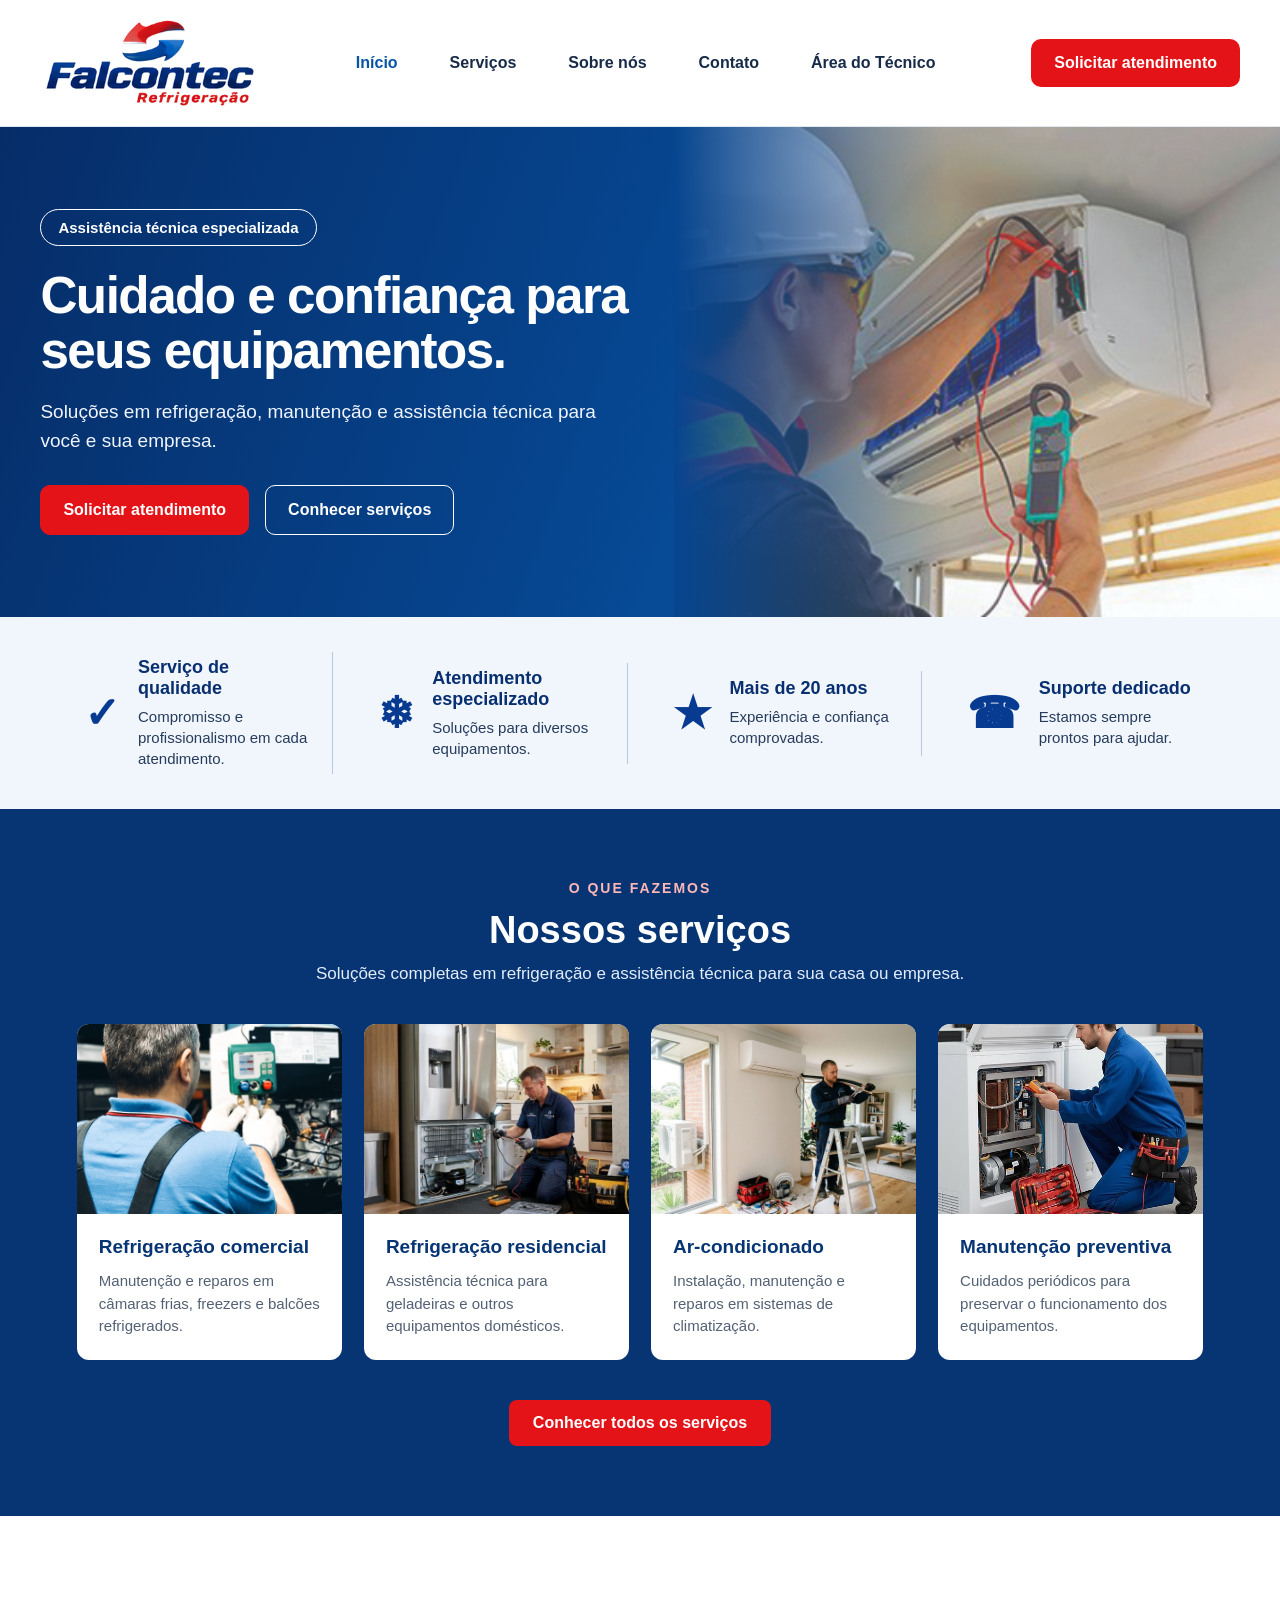
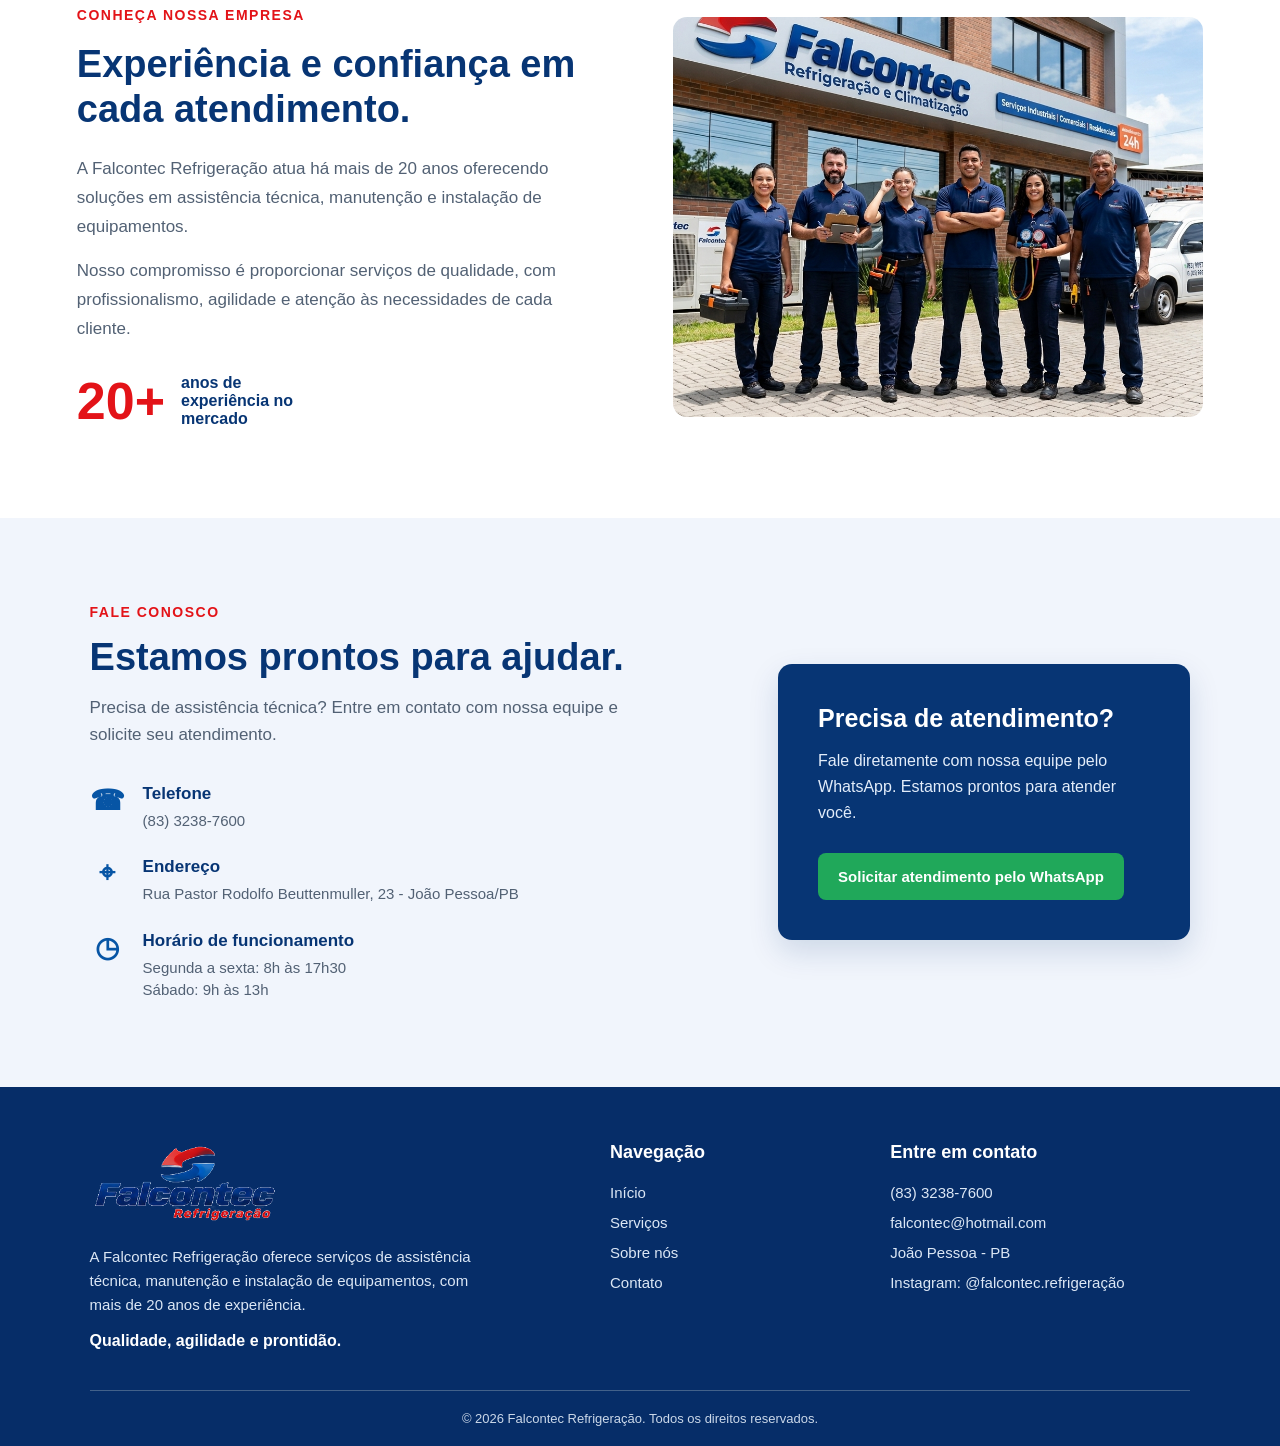
<file: FalconTec/index.html>
<!doctype html>
<html lang="pt-BR">
  <head>
    <!-- ==========================================
         ARQUIVO: index.html
         PÁGINA INICIAL DA FALCONTEC REFRIGERAÇÃO
    =========================================== -->

    <!-- Configurações básicas e informações da página -->
    <meta charset="UTF-8" />
    <meta name="viewport" content="width=device-width, initial-scale=1.0" />
    <meta
      name="description"
      content="Falcontec Refrigeração - Assistência técnica especializada em refrigeração e manutenção."
    />

    <title>Falcontec Refrigeração</title>

    <!-- Arquivos externos de estilo e JavaScript -->
    <link rel="stylesheet" href="css/style.css" />
    <script src="js/main.js" defer></script>
  </head>

  <body>
    <!-- ==========================================
     CABEÇALHO E NAVEGAÇÃO PRINCIPAL
     Logo, links de navegação e botão de atendimento
========================================== -->
    <header>
      <nav class="navbar">
        <!-- Logo da empresa -->
        <a href="index.html" class="logo">
          <img src="img/falcontec_logo.png" alt="Falcontec Refrigeração" />
        </a>

        <!-- Links para as páginas e seções do site -->
        <ul class="nav-links">
          <li><a href="index.html" class="ativo">Início</a></li>
          <li><a href="pages/servicos.html">Serviços</a></li>
          <li><a href="#sobre">Sobre nós</a></li>
          <li><a href="#contato">Contato</a></li>
          <li>
            <a href="pages/tecnico/tecnico.html">Área do Técnico</a>
          </li>
        </ul>

        <!-- Acesso à página de solicitação de atendimento -->
        <a href="pages/agendamento.html" class="btn-agendamento">
          Solicitar atendimento
        </a>
      </nav>
    </header>

    <!-- ==========================================
         CONTEÚDO PRINCIPAL DA PÁGINA INICIAL
    =========================================== -->
    <main>
      <!-- ==========================================
             BANNER PRINCIPAL (HERO)
             Apresentação da empresa e atalhos para serviços
        =========================================== -->
      <section class="hero">
        <!-- Textos e botões de apresentação -->
        <div class="hero-content">
          <span class="hero-tag">Assistência técnica especializada</span>

          <h1>Cuidado e confiança para seus equipamentos.</h1>

          <p>
            Soluções em refrigeração, manutenção e assistência técnica para você
            e sua empresa.
          </p>

          <!-- Botões de acesso rápido -->
          <div class="hero-buttons">
            <a href="pages/agendamento.html" class="btn-primary">
              Solicitar atendimento
            </a>

            <a href="pages/servicos.html" class="btn-secondary">
              Conhecer serviços
            </a>
          </div>
        </div>

        <!-- Imagem ilustrativa de um técnico -->
        <div class="hero-image">
          <img
            src="img/tecnico-refrigeracao.jpg"
            alt="Técnico realizando manutenção em equipamento de refrigeração"
          />
        </div>
      </section>

      <!-- ==========================================
             DIFERENCIAIS DA FALCONTEC
             Apresentação dos principais pontos fortes da empresa
        =========================================== -->
      <section class="diferenciais">
        <!-- Diferencial 1: qualidade -->
        <article class="diferencial">
          <span class="diferencial-icon" aria-hidden="true">✓</span>
          <div>
            <h2>Serviço de qualidade</h2>
            <p>Compromisso e profissionalismo em cada atendimento.</p>
          </div>
        </article>

        <!-- Diferencial 2: atendimento especializado -->
        <article class="diferencial">
          <span class="diferencial-icon" aria-hidden="true">❄</span>
          <div>
            <h2>Atendimento especializado</h2>
            <p>Soluções para diversos equipamentos.</p>
          </div>
        </article>

        <!-- Diferencial 3: experiência -->
        <article class="diferencial">
          <span class="diferencial-icon" aria-hidden="true">★</span>
          <div>
            <h2>Mais de 20 anos</h2>
            <p>Experiência e confiança comprovadas.</p>
          </div>
        </article>

        <!-- Diferencial 4: suporte -->
        <article class="diferencial">
          <span class="diferencial-icon" aria-hidden="true">☎</span>
          <div>
            <h2>Suporte dedicado</h2>
            <p>Estamos sempre prontos para ajudar.</p>
          </div>
        </article>
      </section>

      <!-- ==========================================
             DESTAQUE DOS SERVIÇOS
             Apresentação resumida dos principais serviços
        =========================================== -->
      <section class="servicos-destaque" id="servicos">
        <!-- Título e descrição da seção -->
        <div class="servicos-header">
          <span>O QUE FAZEMOS</span>
          <h2>Nossos serviços</h2>
          <p>
            Soluções completas em refrigeração e assistência técnica para sua
            casa ou empresa.
          </p>
        </div>

        <!-- Cartões com os principais serviços oferecidos -->
        <div class="servicos-grid">
          <!-- Serviço 1: refrigeração comercial -->
          <article class="servico-card">
            <img
              src="img/refrigeracao-comercial.jpg"
              alt="Equipamento de refrigeração comercial"
            />
            <div class="servico-info">
              <h3>Refrigeração comercial</h3>
              <p>
                Manutenção e reparos em câmaras frias, freezers e balcões
                refrigerados.
              </p>
            </div>
          </article>

          <!-- Serviço 2: refrigeração residencial -->
          <article class="servico-card">
            <img
              src="img/refrigeracao-residencial.jpg"
              alt="Geladeira residencial"
            />
            <div class="servico-info">
              <h3>Refrigeração residencial</h3>
              <p>
                Assistência técnica para geladeiras e outros equipamentos
                domésticos.
              </p>
            </div>
          </article>

          <!-- Serviço 3: climatização -->
          <article class="servico-card">
            <img
              src="img/ar-condicionado.jpg"
              alt="Unidade de ar-condicionado"
            />
            <div class="servico-info">
              <h3>Ar-condicionado</h3>
              <p>
                Instalação, manutenção e reparos em sistemas de climatização.
              </p>
            </div>
          </article>

          <!-- Serviço 4: manutenção preventiva -->
          <article class="servico-card">
            <img
              src="img/manutencao-preventiva.jpg"
              alt="Técnico realizando manutenção preventiva"
            />
            <div class="servico-info">
              <h3>Manutenção preventiva</h3>
              <p>
                Cuidados periódicos para preservar o funcionamento dos
                equipamentos.
              </p>
            </div>
          </article>
        </div>

        <!-- Link para a página com todos os serviços -->
        <a href="pages/servicos.html" class="btn-ver-servicos">
          Conhecer todos os serviços
        </a>
      </section>

      <!-- ==========================================
             SOBRE A EMPRESA
             História, experiência e apresentação da Falcontec
        =========================================== -->
      <section class="sobre" id="sobre">
        <!-- Textos institucionais e tempo de experiência -->
        <div class="sobre-conteudo">
          <span class="sobre-tag">CONHEÇA NOSSA EMPRESA</span>

          <h2>Experiência e confiança em cada atendimento.</h2>

          <p>
            A Falcontec Refrigeração atua há mais de 20 anos oferecendo soluções
            em assistência técnica, manutenção e instalação de equipamentos.
          </p>

          <p>
            Nosso compromisso é proporcionar serviços de qualidade, com
            profissionalismo, agilidade e atenção às necessidades de cada
            cliente.
          </p>

          <!-- Destaque para os anos de atuação -->
          <div class="sobre-destaque">
            <strong>20+</strong>
            <span>anos de experiência no mercado</span>
          </div>
        </div>

        <!-- Fotografia da equipe da empresa -->
        <div class="sobre-imagem">
          <img
            src="img/equipe-falcontec.jpg"
            alt="Equipe da Falcontec Refrigeração"
          />
        </div>
      </section>

      <!-- ==========================================
             CONTATO E ATENDIMENTO
             Informações da empresa e acesso ao WhatsApp
        =========================================== -->
      <section class="contato" id="contato">
        <!-- Informações de contato e localização -->
        <div class="contato-conteudo">
          <span class="contato-tag">FALE CONOSCO</span>

          <h2>Estamos prontos para ajudar.</h2>

          <p>
            Precisa de assistência técnica? Entre em contato com nossa equipe e
            solicite seu atendimento.
          </p>

          <!-- Telefone, endereço e horário de funcionamento -->
          <div class="contato-informacoes">
            <!-- Telefone da empresa -->
            <div class="contato-item">
              <span class="contato-icone" aria-hidden="true">☎</span>
              <div>
                <h3>Telefone</h3>
                <p>(83) 3238-7600</p>
              </div>
            </div>

            <!-- Endereço da empresa -->
            <div class="contato-item">
              <span class="contato-icone" aria-hidden="true">⌖</span>
              <div>
                <h3>Endereço</h3>
                <p>Rua Pastor Rodolfo Beuttenmuller, 23 - João Pessoa/PB</p>
              </div>
            </div>

            <!-- Horários de atendimento -->
            <div class="contato-item">
              <span class="contato-icone" aria-hidden="true">◷</span>
              <div>
                <h3>Horário de funcionamento</h3>
                <p>Segunda a sexta: 8h às 17h30</p>
                <p>Sábado: 9h às 13h</p>
              </div>
            </div>
          </div>
        </div>

        <!-- Cartão com acesso direto ao WhatsApp -->
        <div class="contato-card">
          <h3>Precisa de atendimento?</h3>

          <p>
            Fale diretamente com nossa equipe pelo WhatsApp. Estamos prontos
            para atender você.
          </p>

          <a
            href="https://wa.me/558332387600"
            target="_blank"
            rel="noopener noreferrer"
            class="btn-whatsapp"
          >
            Solicitar atendimento pelo WhatsApp
          </a>
        </div>
      </section>
    </main>

    <!-- ==========================================
         RODAPÉ DO SITE
         Resumo institucional, navegação e contatos
    =========================================== -->
    <footer class="rodape">
      <div class="rodape-conteudo">
        <!-- Logo e breve descrição da empresa -->
        <div class="rodape-empresa">
          <a href="index.html" class="rodape-logo">
            <img src="img/falcontec_logo.png" alt="Falcontec Refrigeração" />
          </a>

          <p>
            A Falcontec Refrigeração oferece serviços de assistência técnica,
            manutenção e instalação de equipamentos, com mais de 20 anos de
            experiência.
          </p>

          <strong>Qualidade, agilidade e prontidão.</strong>
        </div>

        <!-- Links para navegação pelo site -->
        <div class="rodape-links">
          <h3>Navegação</h3>
          <a href="index.html">Início</a>
          <a href="#servicos">Serviços</a>
          <a href="#sobre">Sobre nós</a>
          <a href="#contato">Contato</a>
        </div>

        <!-- Informações adicionais de contato -->
        <div class="rodape-contato">
          <h3>Entre em contato</h3>
          <p>(83) 3238-7600</p>
          <p>falcontec@hotmail.com</p>
          <p>João Pessoa - PB</p>
          <p>Instagram: @falcontec.refrigeração</p>
        </div>
      </div>

      <!-- Direitos autorais e identificação da empresa -->
      <div class="rodape-base">
        <p>© 2026 Falcontec Refrigeração. Todos os direitos reservados.</p>
      </div>
    </footer>
  </body>
</html>
</file>
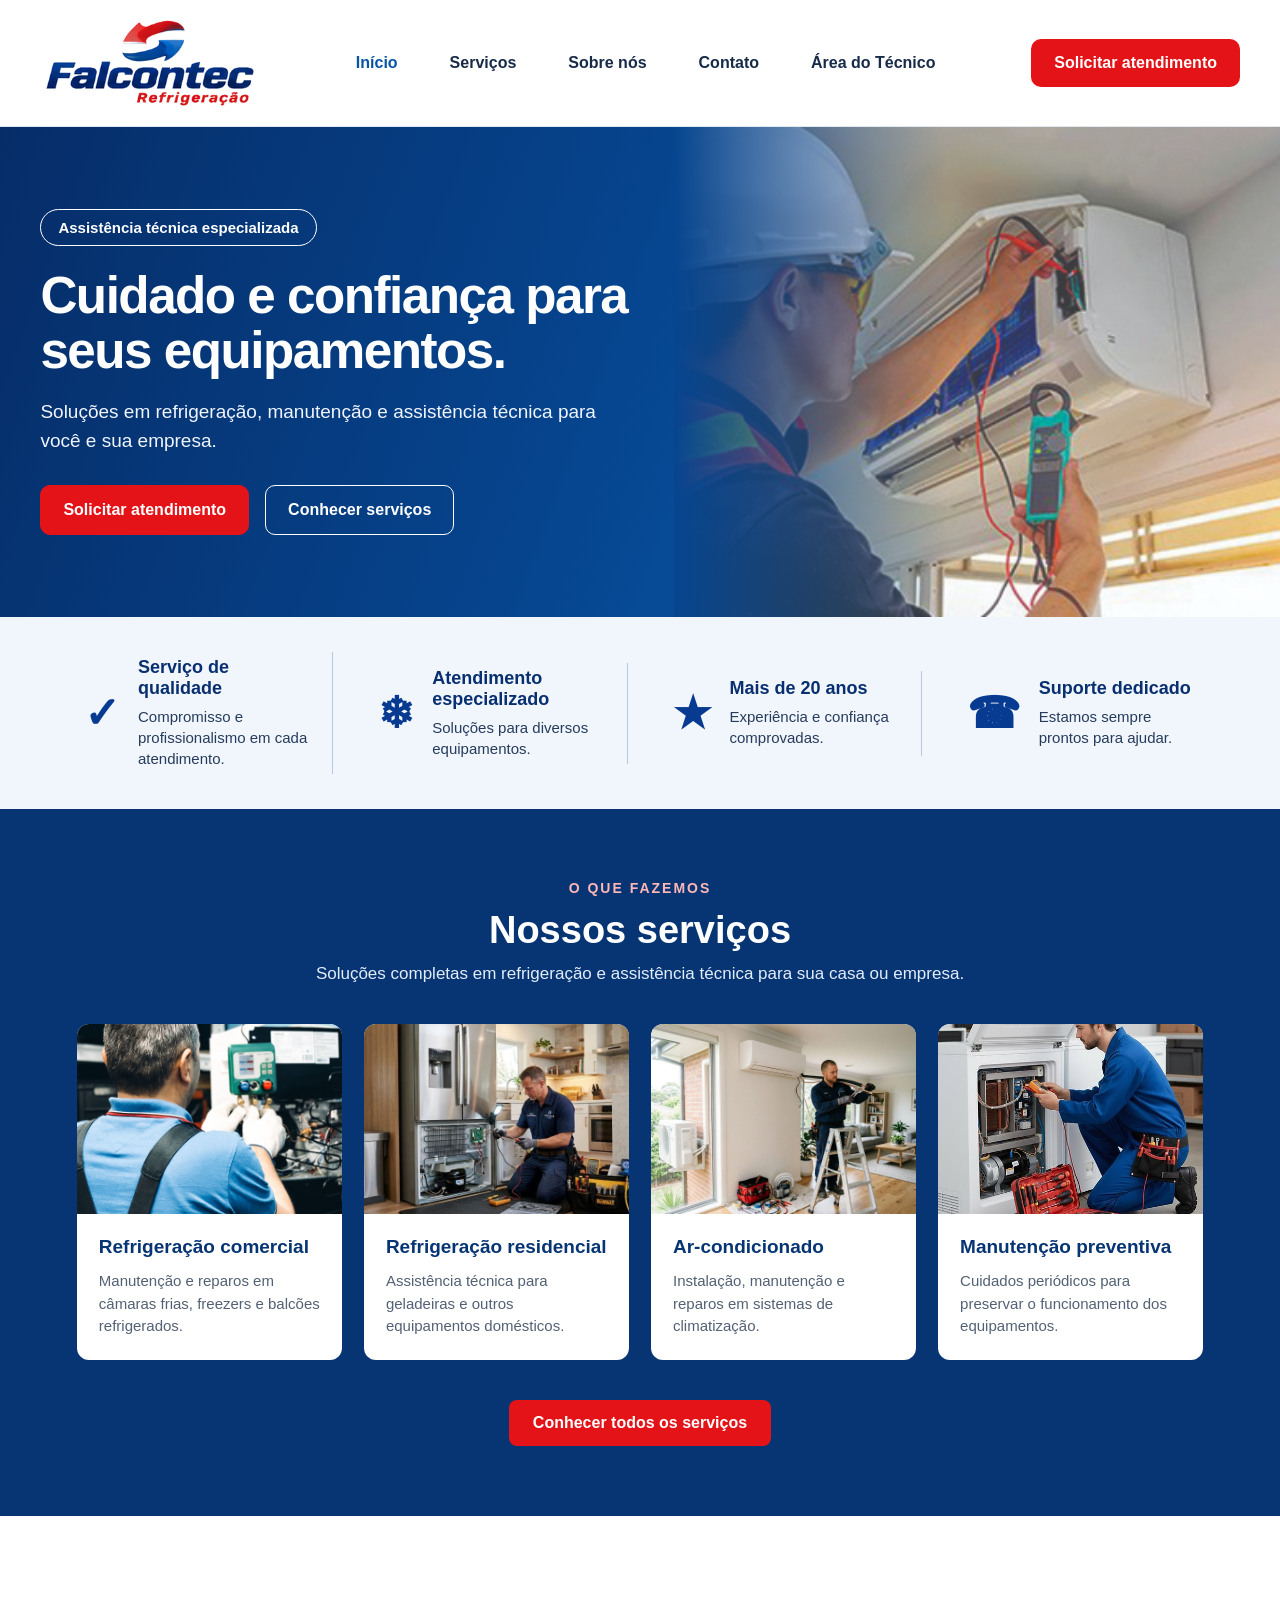
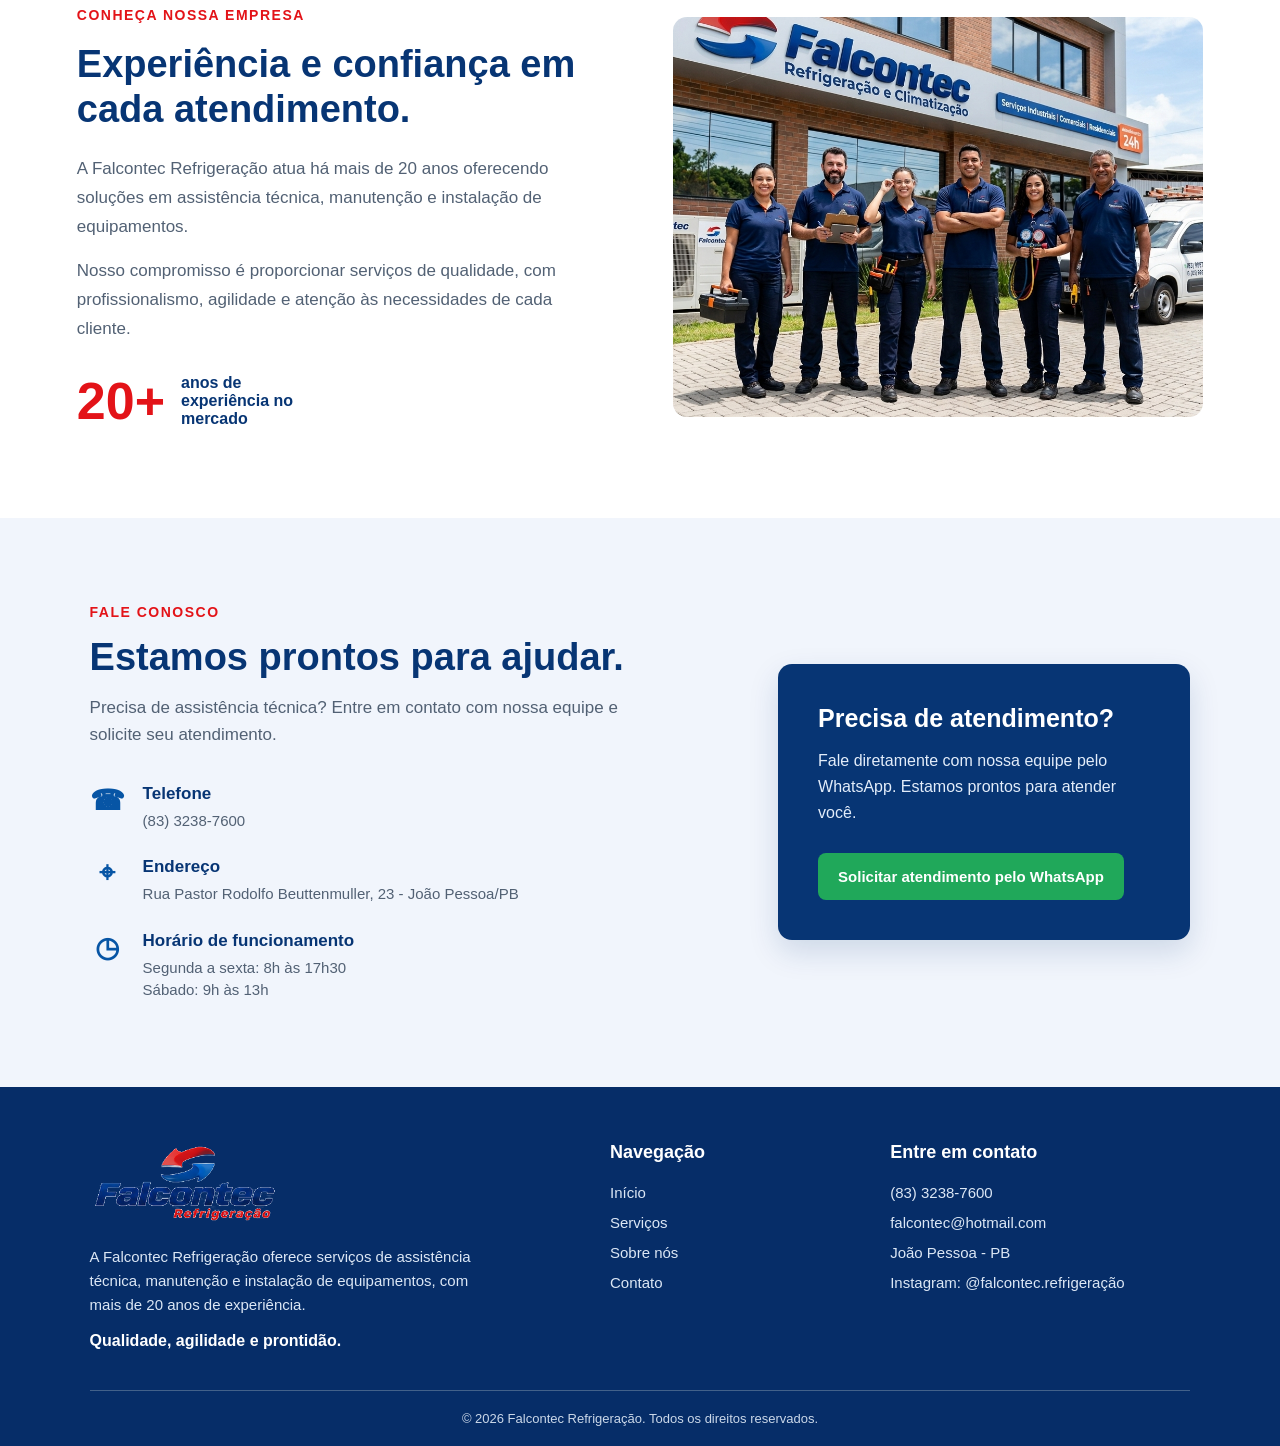
<file: FalconTec/html/index.html>
<!doctype html>
<html lang="pt-BR">
  <head>
    <!-- ==========================================
         ARQUIVO: index.html
         PÁGINA INICIAL DA FALCONTEC REFRIGERAÇÃO
    =========================================== -->

    <!-- Configurações básicas e informações da página -->
    <meta charset="UTF-8" />
    <meta name="viewport" content="width=device-width, initial-scale=1.0" />
    <meta
      name="description"
      content="Falcontec Refrigeração - Assistência técnica especializada em refrigeração e manutenção."
    />

    <title>Falcontec Refrigeração</title>

    <!-- Arquivos externos de estilo e JavaScript -->
    <link rel="stylesheet" href="../css/style.css" />
    <script src="../js/main.js" defer></script>
  </head>

  <body>
    <!-- ==========================================
     CABEÇALHO E NAVEGAÇÃO PRINCIPAL
     Logo, links de navegação e botão de atendimento
========================================== -->
    <header>
      <nav class="navbar">
        <!-- Logo da empresa -->
        <a href="index.html" class="logo">
          <img src="../img/falcontec_logo.png" alt="Falcontec Refrigeração" />
        </a>

        <!-- Links para as páginas e seções do site -->
        <ul class="nav-links">
          <li><a href="index.html" class="ativo">Início</a></li>
          <li><a href="pages/usuario/servicos.html">Serviços</a></li>
          <li><a href="#sobre">Sobre nós</a></li>
          <li><a href="#contato">Contato</a></li>
          <li>
            <a href="pages/tecnico/tecnico.html">Área do Técnico</a>
          </li>
        </ul>

        <!-- Acesso à página de solicitação de atendimento -->
        <a href="pages/usuario/agendamento.html" class="btn-agendamento">
          Solicitar atendimento
        </a>
      </nav>
    </header>

    <!-- ==========================================
         CONTEÚDO PRINCIPAL DA PÁGINA INICIAL
    =========================================== -->
    <main>
      <!-- ==========================================
             BANNER PRINCIPAL (HERO)
             Apresentação da empresa e atalhos para serviços
        =========================================== -->
      <section class="hero">
        <!-- Textos e botões de apresentação -->
        <div class="hero-content">
          <span class="hero-tag">Assistência técnica especializada</span>

          <h1>Cuidado e confiança para seus equipamentos.</h1>

          <p>
            Soluções em refrigeração, manutenção e assistência técnica para você
            e sua empresa.
          </p>

          <!-- Botões de acesso rápido -->
          <div class="hero-buttons">
            <a href="pages/usuario/agendamento.html" class="btn-primary">
              Solicitar atendimento
            </a>

            <a href="pages/usuario/servicos.html" class="btn-secondary">
              Conhecer serviços
            </a>
          </div>
        </div>

        <!-- Imagem ilustrativa de um técnico -->
        <div class="hero-image">
          <img
            src="../img/tecnico-refrigeracao.jpg"
            alt="Técnico realizando manutenção em equipamento de refrigeração"
          />
        </div>
      </section>

      <!-- ==========================================
             DIFERENCIAIS DA FALCONTEC
             Apresentação dos principais pontos fortes da empresa
        =========================================== -->
      <section class="diferenciais">
        <!-- Diferencial 1: qualidade -->
        <article class="diferencial">
          <span class="diferencial-icon" aria-hidden="true">✓</span>
          <div>
            <h2>Serviço de qualidade</h2>
            <p>Compromisso e profissionalismo em cada atendimento.</p>
          </div>
        </article>

        <!-- Diferencial 2: atendimento especializado -->
        <article class="diferencial">
          <span class="diferencial-icon" aria-hidden="true">❄</span>
          <div>
            <h2>Atendimento especializado</h2>
            <p>Soluções para diversos equipamentos.</p>
          </div>
        </article>

        <!-- Diferencial 3: experiência -->
        <article class="diferencial">
          <span class="diferencial-icon" aria-hidden="true">★</span>
          <div>
            <h2>Mais de 20 anos</h2>
            <p>Experiência e confiança comprovadas.</p>
          </div>
        </article>

        <!-- Diferencial 4: suporte -->
        <article class="diferencial">
          <span class="diferencial-icon" aria-hidden="true">☎</span>
          <div>
            <h2>Suporte dedicado</h2>
            <p>Estamos sempre prontos para ajudar.</p>
          </div>
        </article>
      </section>

      <!-- ==========================================
             DESTAQUE DOS SERVIÇOS
             Apresentação resumida dos principais serviços
        =========================================== -->
      <section class="servicos-destaque" id="servicos">
        <!-- Título e descrição da seção -->
        <div class="servicos-header">
          <span>O QUE FAZEMOS</span>
          <h2>Nossos serviços</h2>
          <p>
            Soluções completas em refrigeração e assistência técnica para sua
            casa ou empresa.
          </p>
        </div>

        <!-- Cartões com os principais serviços oferecidos -->
        <div class="servicos-grid">
          <!-- Serviço 1: refrigeração comercial -->
          <article class="servico-card">
            <img
              src="../img/refrigeracao-comercial.jpg"
              alt="Equipamento de refrigeração comercial"
            />
            <div class="servico-info">
              <h3>Refrigeração comercial</h3>
              <p>
                Manutenção e reparos em câmaras frias, freezers e balcões
                refrigerados.
              </p>
            </div>
          </article>

          <!-- Serviço 2: refrigeração residencial -->
          <article class="servico-card">
            <img
              src="../img/refrigeracao-residencial.jpg"
              alt="Geladeira residencial"
            />
            <div class="servico-info">
              <h3>Refrigeração residencial</h3>
              <p>
                Assistência técnica para geladeiras e outros equipamentos
                domésticos.
              </p>
            </div>
          </article>

          <!-- Serviço 3: climatização -->
          <article class="servico-card">
            <img
              src="../img/ar-condicionado.jpg"
              alt="Unidade de ar-condicionado"
            />
            <div class="servico-info">
              <h3>Ar-condicionado</h3>
              <p>
                Instalação, manutenção e reparos em sistemas de climatização.
              </p>
            </div>
          </article>

          <!-- Serviço 4: manutenção preventiva -->
          <article class="servico-card">
            <img
              src="../img/manutencao-preventiva.jpg"
              alt="Técnico realizando manutenção preventiva"
            />
            <div class="servico-info">
              <h3>Manutenção preventiva</h3>
              <p>
                Cuidados periódicos para preservar o funcionamento dos
                equipamentos.
              </p>
            </div>
          </article>
        </div>

        <!-- Link para a página com todos os serviços -->
        <a href="pages/usuario/servicos.html" class="btn-ver-servicos">
          Conhecer todos os serviços
        </a>
      </section>

      <!-- ==========================================
             SOBRE A EMPRESA
             História, experiência e apresentação da Falcontec
        =========================================== -->
      <section class="sobre" id="sobre">
        <!-- Textos institucionais e tempo de experiência -->
        <div class="sobre-conteudo">
          <span class="sobre-tag">CONHEÇA NOSSA EMPRESA</span>

          <h2>Experiência e confiança em cada atendimento.</h2>

          <p>
            A Falcontec Refrigeração atua há mais de 20 anos oferecendo soluções
            em assistência técnica, manutenção e instalação de equipamentos.
          </p>

          <p>
            Nosso compromisso é proporcionar serviços de qualidade, com
            profissionalismo, agilidade e atenção às necessidades de cada
            cliente.
          </p>

          <!-- Destaque para os anos de atuação -->
          <div class="sobre-destaque">
            <strong>20+</strong>
            <span>anos de experiência no mercado</span>
          </div>
        </div>

        <!-- Fotografia da equipe da empresa -->
        <div class="sobre-imagem">
          <img
            src="../img/equipe-falcontec.jpg"
            alt="Equipe da Falcontec Refrigeração"
          />
        </div>
      </section>

      <!-- ==========================================
             CONTATO E ATENDIMENTO
             Informações da empresa e acesso ao WhatsApp
        =========================================== -->
      <section class="contato" id="contato">
        <!-- Informações de contato e localização -->
        <div class="contato-conteudo">
          <span class="contato-tag">FALE CONOSCO</span>

          <h2>Estamos prontos para ajudar.</h2>

          <p>
            Precisa de assistência técnica? Entre em contato com nossa equipe e
            solicite seu atendimento.
          </p>

          <!-- Telefone, endereço e horário de funcionamento -->
          <div class="contato-informacoes">
            <!-- Telefone da empresa -->
            <div class="contato-item">
              <span class="contato-icone" aria-hidden="true">☎</span>
              <div>
                <h3>Telefone</h3>
                <p>(83) 3238-7600</p>
              </div>
            </div>

            <!-- Endereço da empresa -->
            <div class="contato-item">
              <span class="contato-icone" aria-hidden="true">⌖</span>
              <div>
                <h3>Endereço</h3>
                <p>Rua Pastor Rodolfo Beuttenmuller, 23 - João Pessoa/PB</p>
              </div>
            </div>

            <!-- Horários de atendimento -->
            <div class="contato-item">
              <span class="contato-icone" aria-hidden="true">◷</span>
              <div>
                <h3>Horário de funcionamento</h3>
                <p>Segunda a sexta: 8h às 17h30</p>
                <p>Sábado: 9h às 13h</p>
              </div>
            </div>
          </div>
        </div>

        <!-- Cartão com acesso direto ao WhatsApp -->
        <div class="contato-card">
          <h3>Precisa de atendimento?</h3>

          <p>
            Fale diretamente com nossa equipe pelo WhatsApp. Estamos prontos
            para atender você.
          </p>

          <a
            href="https://wa.me/558332387600"
            target="_blank"
            rel="noopener noreferrer"
            class="btn-whatsapp"
          >
            Solicitar atendimento pelo WhatsApp
          </a>
        </div>
      </section>
    </main>

    <!-- ==========================================
         RODAPÉ DO SITE
         Resumo institucional, navegação e contatos
    =========================================== -->
    <footer class="rodape">
      <div class="rodape-conteudo">
        <!-- Logo e breve descrição da empresa -->
        <div class="rodape-empresa">
          <a href="index.html" class="rodape-logo">
            <img src="../img/falcontec_logo.png" alt="Falcontec Refrigeração" />
          </a>

          <p>
            A Falcontec Refrigeração oferece serviços de assistência técnica,
            manutenção e instalação de equipamentos, com mais de 20 anos de
            experiência.
          </p>

          <strong>Qualidade, agilidade e prontidão.</strong>
        </div>

        <!-- Links para navegação pelo site -->
        <div class="rodape-links">
          <h3>Navegação</h3>
          <a href="index.html">Início</a>
          <a href="pages/usuario/servicos.html">Serviços</a>
          <a href="#sobre">Sobre nós</a>
          <a href="#contato">Contato</a>
        </div>

        <!-- Informações adicionais de contato -->
        <div class="rodape-contato">
          <h3>Entre em contato</h3>
          <p>(83) 3238-7600</p>
          <p>falcontec@hotmail.com</p>
          <p>João Pessoa - PB</p>
          <p>Instagram: @falcontec.refrigeração</p>
        </div>
      </div>

      <!-- Direitos autorais e identificação da empresa -->
      <div class="rodape-base">
        <p>© 2026 Falcontec Refrigeração. Todos os direitos reservados.</p>
      </div>
    </footer>
  </body>
</html>
</file>
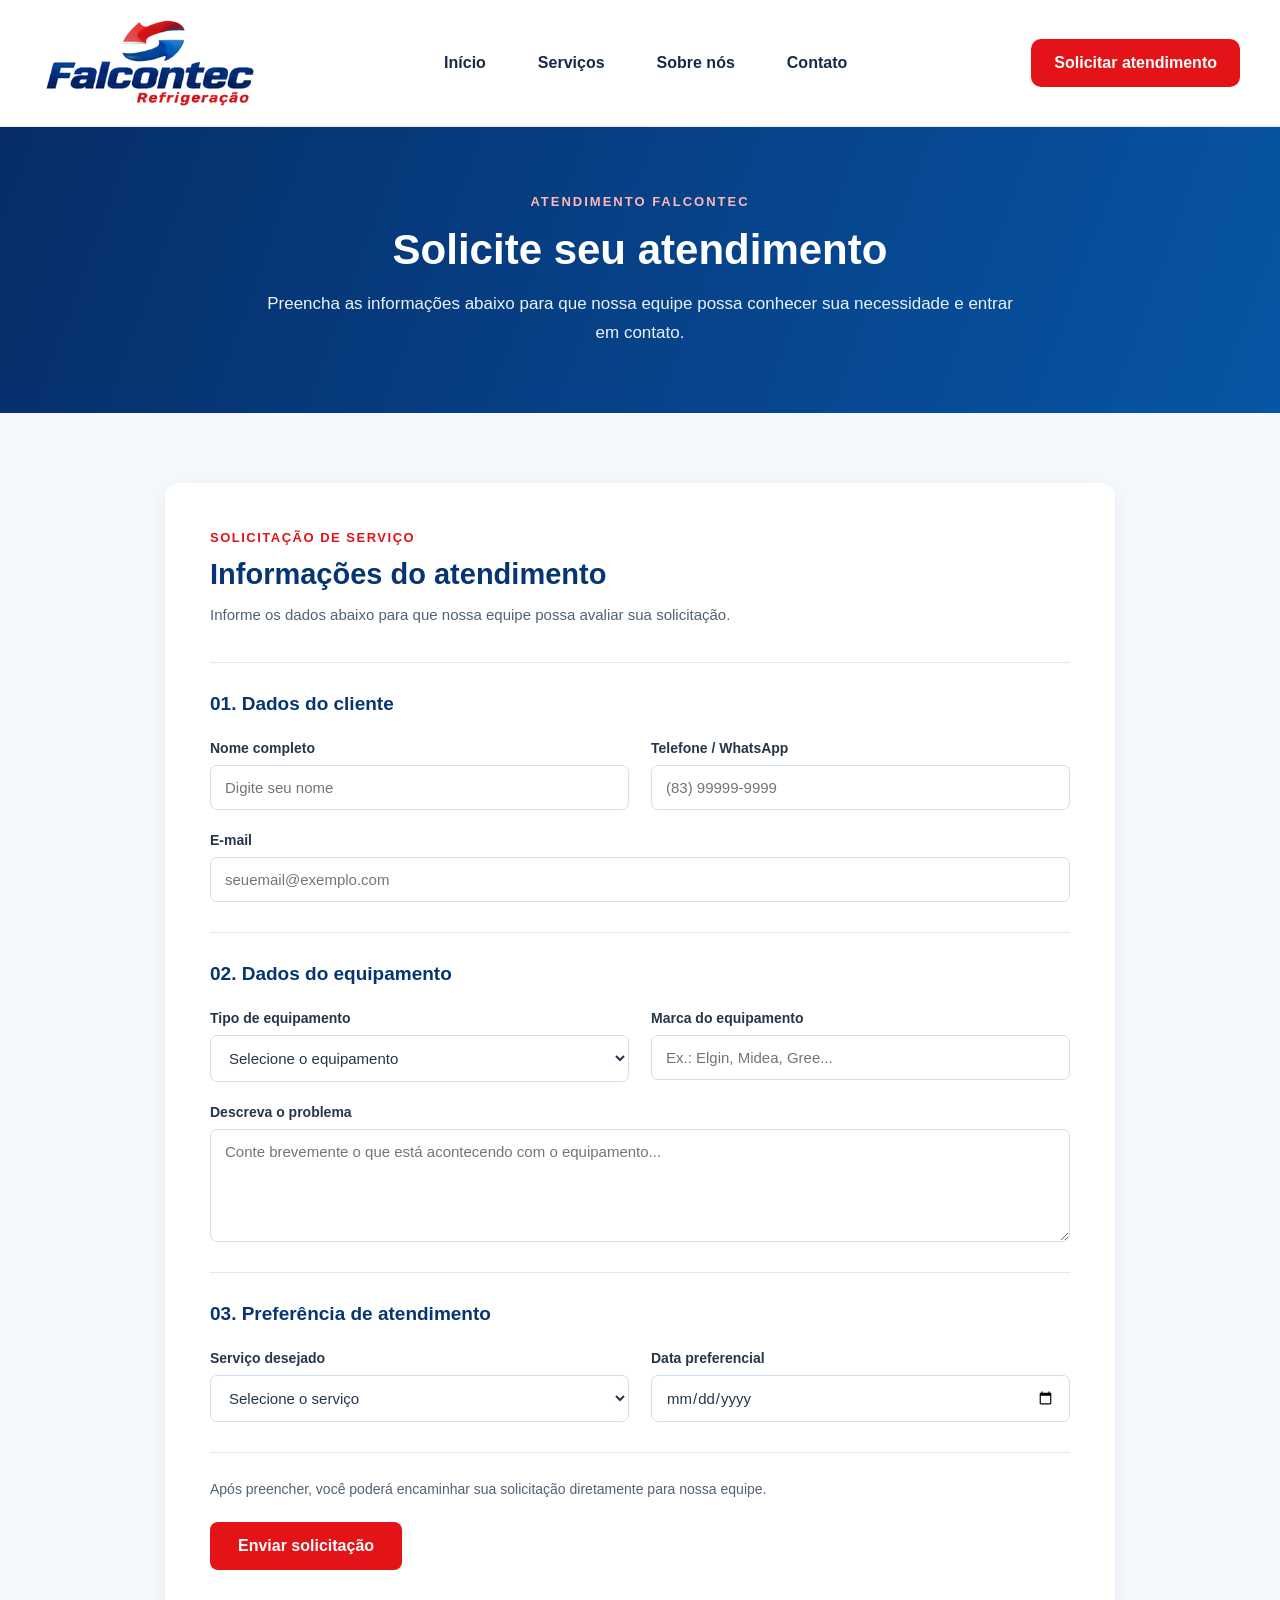
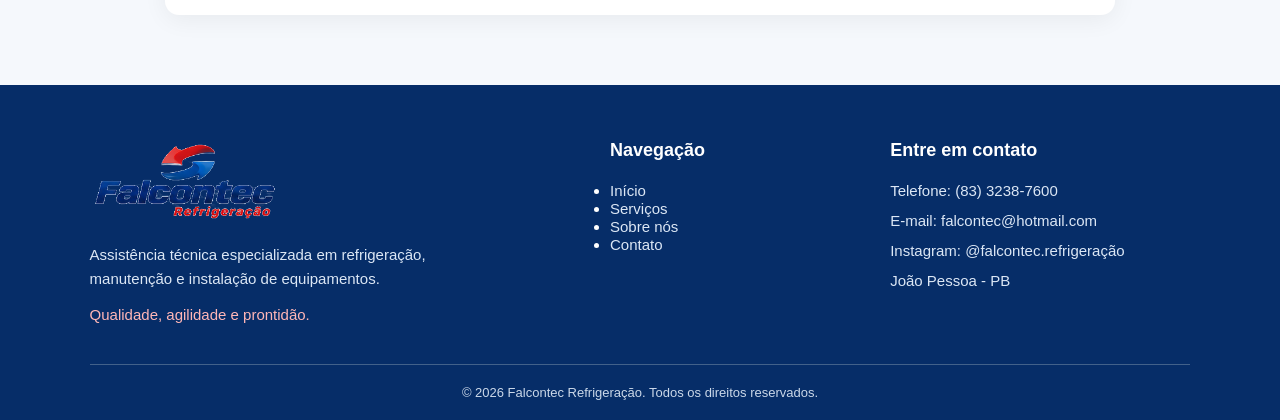
<file: FalconTec/pages/agendamento.html>
<!doctype html>
<html lang="pt-BR">
  <head>
    <meta charset="UTF-8" />
    <meta name="viewport" content="width=device-width, initial-scale=1.0" />
    <meta
      name="description"
      content="Solicite um atendimento técnico com a Falcontec Refrigeração."
    />

    <title>Agendamento | Falcontec Refrigeração</title>

    <link rel="stylesheet" href="../css/style.css" />
    <script src="../js/main.js" defer></script>
  </head>

  <body>
    <!-- ==========================================
         CABEÇALHO E NAVEGAÇÃO
    ========================================== -->
    <header>
      <nav class="navbar">
        <!-- LOGOTIPO -->
        <a href="../index.html" class="logo">
          <img src="../img/falcontec_logo.png" alt="Falcontec Refrigeração" />
        </a>

        <!-- MENU PRINCIPAL -->
        <ul class="nav-links">
          <li><a href="../index.html">Início</a></li>
          <li><a href="servicos.html">Serviços</a></li>
          <li><a href="../index.html#sobre">Sobre nós</a></li>
          <li><a href="../index.html#contato">Contato</a></li>
        </ul>

        <a href="agendamento.html" class="btn-agendamento ativo">
          Solicitar atendimento
        </a>
      </nav>
    </header>

    <!-- ==========================================
         CONTEÚDO PRINCIPAL
    ========================================== -->
    <main>
      <!-- APRESENTAÇÃO DA PÁGINA -->
      <section class="agendamento-banner">
        <div class="agendamento-banner-conteudo">
          <span>ATENDIMENTO FALCONTEC</span>

          <h1>Solicite seu atendimento</h1>

          <p>
            Preencha as informações abaixo para que nossa equipe possa conhecer
            sua necessidade e entrar em contato.
          </p>
        </div>
      </section>

      
      <!-- FORMULÁRIO DE AGENDAMENTO -->
      <section class="agendamento-container">

        <div class="agendamento-formulario">

          <!-- CABEÇALHO DO FORMULÁRIO -->
          <div class="formulario-header">
            <span>SOLICITAÇÃO DE SERVIÇO</span>
            <h2>Informações do atendimento</h2>
            <p>
              Informe os dados abaixo para que nossa equipe
              possa avaliar sua solicitação.
            </p>
          </div>

          <form id="form-agendamento">

            <!-- DADOS DO CLIENTE -->
            <div class="formulario-grupo">
              <h3>01. Dados do cliente</h3>

              <div class="formulario-campos">

                <div class="campo">
                  <label for="nome">Nome completo</label>
                  <input
                    type="text"
                    id="nome"
                    name="nome"
                    placeholder="Digite seu nome"
                    required
                  />
                </div>

                <div class="campo">
                  <label for="telefone">Telefone / WhatsApp</label>
                  <input
                    type="tel"
                    id="telefone"
                    name="telefone"
                    placeholder="(83) 99999-9999"
                    required
                  />
                </div>

                <div class="campo campo-completo">
                  <label for="email">E-mail</label>
                  <input
                    type="email"
                    id="email"
                    name="email"
                    placeholder="seuemail@exemplo.com"
                  />
                </div>

              </div>
            </div>

            <!-- DADOS DO EQUIPAMENTO -->
            <div class="formulario-grupo">
              <h3>02. Dados do equipamento</h3>

              <div class="formulario-campos">

                <div class="campo">
                  <label for="equipamento">Tipo de equipamento</label>
                  <select id="equipamento" name="equipamento" required>
                    <option value="">Selecione o equipamento</option>
                    <option value="Geladeira">Geladeira</option>
                    <option value="Freezer">Freezer</option>
                    <option value="Ar-condicionado">Ar-condicionado</option>
                    <option value="Câmara fria">Câmara fria</option>
                    <option value="Balcão refrigerado">Balcão refrigerado</option>
                    <option value="Máquina de gelo">Máquina de gelo</option>
                    <option value="Outro">Outro</option>
                  </select>
                </div>

                <div class="campo">
                  <label for="marca">Marca do equipamento</label>
                  <input
                    type="text"
                    id="marca"
                    name="marca"
                    placeholder="Ex.: Elgin, Midea, Gree..."
                    required
                  />
                </div>

                <div class="campo campo-completo">
                  <label for="problema">Descreva o problema</label>
                  <textarea
                    id="problema"
                    name="problema"
                    rows="5"
                    placeholder="Conte brevemente o que está acontecendo com o equipamento..."
                    required
                  ></textarea>
                </div>

              </div>
            </div>

            <!-- PREFERÊNCIA DE ATENDIMENTO -->
            <div class="formulario-grupo">
              <h3>03. Preferência de atendimento</h3>

              <div class="formulario-campos">

                <div class="campo">
                  <label for="servico">Serviço desejado</label>
                  <select id="servico" name="servico" required>
                    <option value="">Selecione o serviço</option>
                    <option value="Manutenção corretiva">Manutenção corretiva</option>
                    <option value="Manutenção preventiva">Manutenção preventiva</option>
                    <option value="Instalação">Instalação</option>
                    <option value="Avaliação técnica">Avaliação técnica</option>
                    <option value="Outro">Outro</option>
                  </select>
                </div>

                <div class="campo">
                  <label for="data">Data preferencial</label>
                  <input
                    type="date"
                    id="data"
                    name="data"
                    required
                  />
                </div>

              </div>
            </div>

            <!-- ENVIO DA SOLICITAÇÃO -->
            <div class="formulario-acoes">
              <p>
                Após preencher, você poderá encaminhar sua solicitação
                diretamente para nossa equipe.
              </p>

              <button type="submit" class="btn-enviar-agendamento">
                Enviar solicitação
              </button>
            </div>

          </form>

        </div>

      </section>

      </section>
    </main>

    <!-- ==========================================
         RODAPÉ
    ========================================== -->
    <footer class="rodape">
      <div class="rodape-conteudo">
        <!-- IDENTIDADE DA EMPRESA -->
        <div class="rodape-empresa">
          <a href="../index.html" class="rodape-logo">
            <img src="../img/falcontec_logo.png" alt="Falcontec Refrigeração" />
          </a>

          <p>
            Assistência técnica especializada em refrigeração, manutenção e
            instalação de equipamentos.
          </p>

          <span>Qualidade, agilidade e prontidão.</span>
        </div>

        <!-- NAVEGAÇÃO -->
        <div class="rodape-links">
          <h3>Navegação</h3>

          <ul>
            <li><a href="../index.html">Início</a></li>
            <li><a href="servicos.html">Serviços</a></li>
            <li><a href="../index.html#sobre">Sobre nós</a></li>
            <li><a href="../index.html#contato">Contato</a></li>
          </ul>
        </div>

        <!-- CONTATO -->
        <div class="rodape-contato">
          <h3>Entre em contato</h3>

          <p>Telefone: (83) 3238-7600</p>
          <p>E-mail: falcontec@hotmail.com</p>
          <p>Instagram: @falcontec.refrigeração</p>
          <p>João Pessoa - PB</p>
        </div>
      </div>

      <!-- DIREITOS AUTORAIS -->
      <div class="rodape-base">
        <p>© 2026 Falcontec Refrigeração. Todos os direitos reservados.</p>
      </div>
    </footer>
  </body>
</html>
</file>
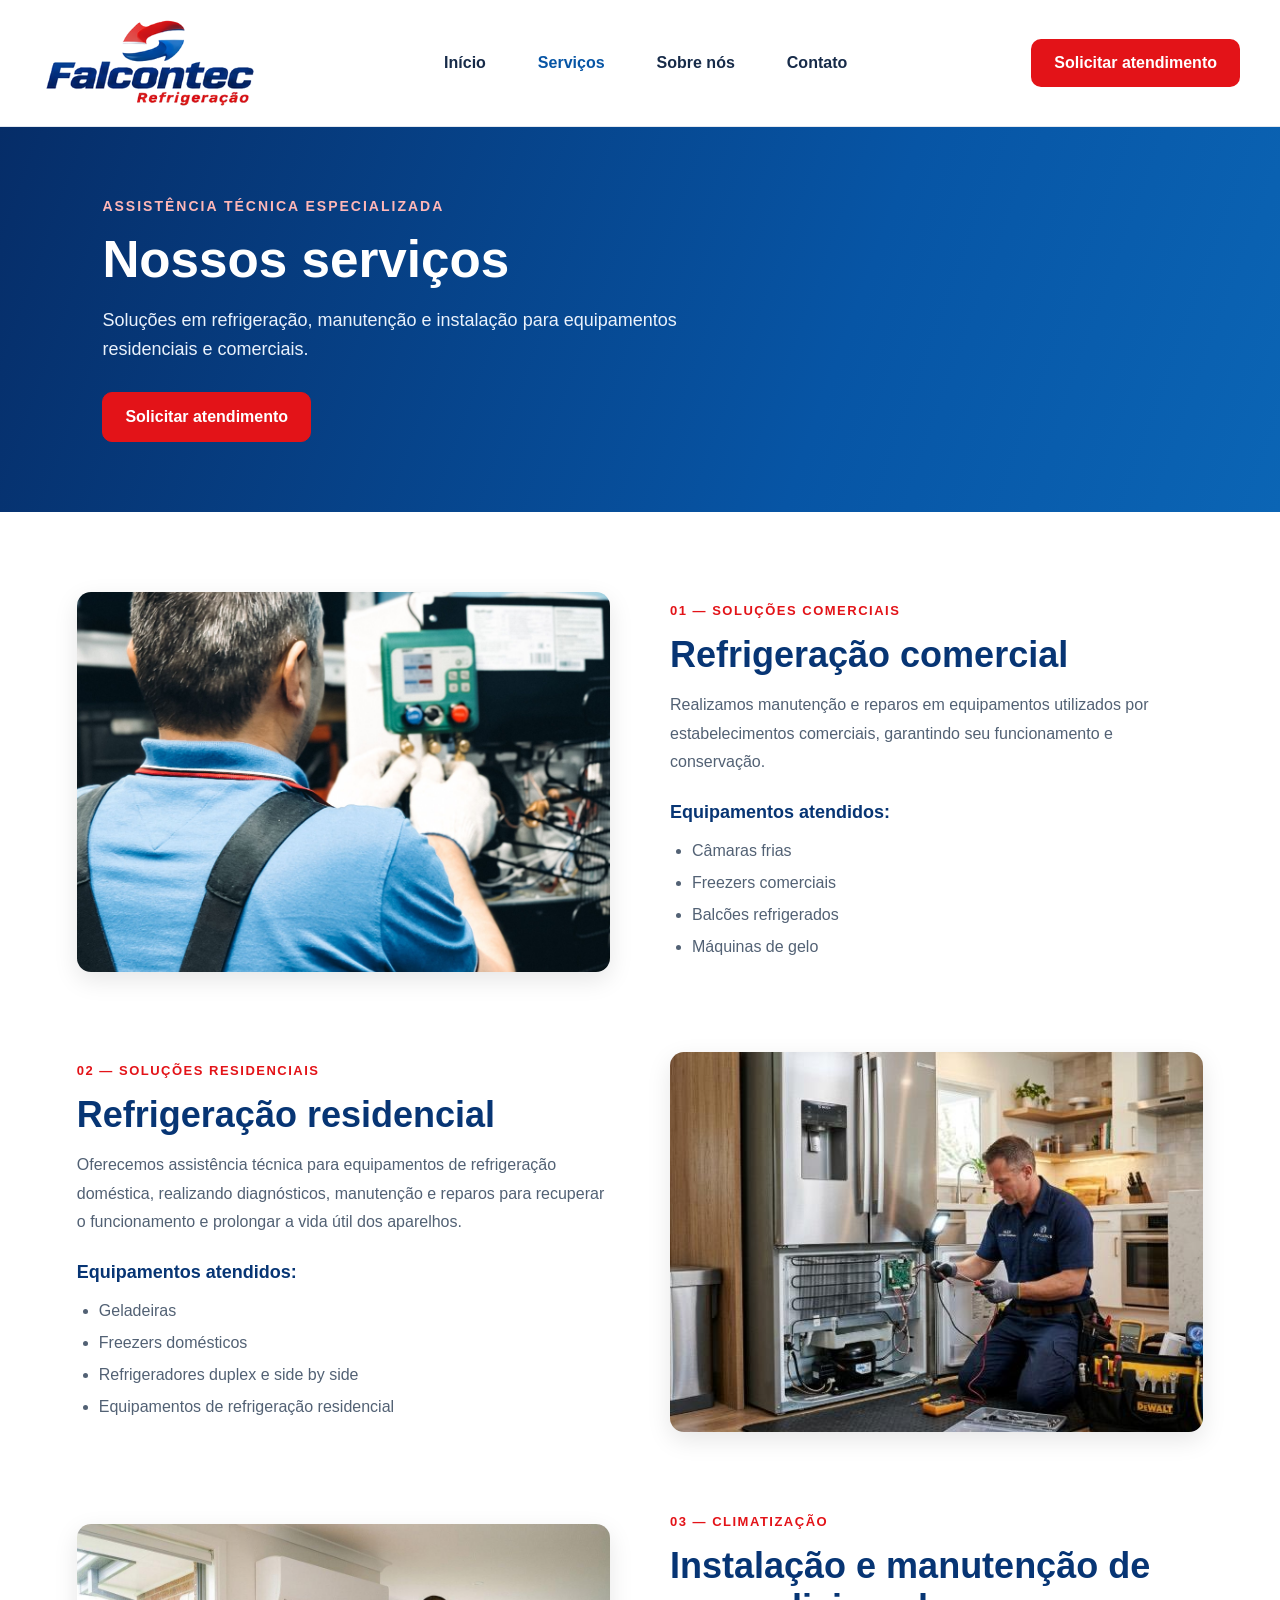
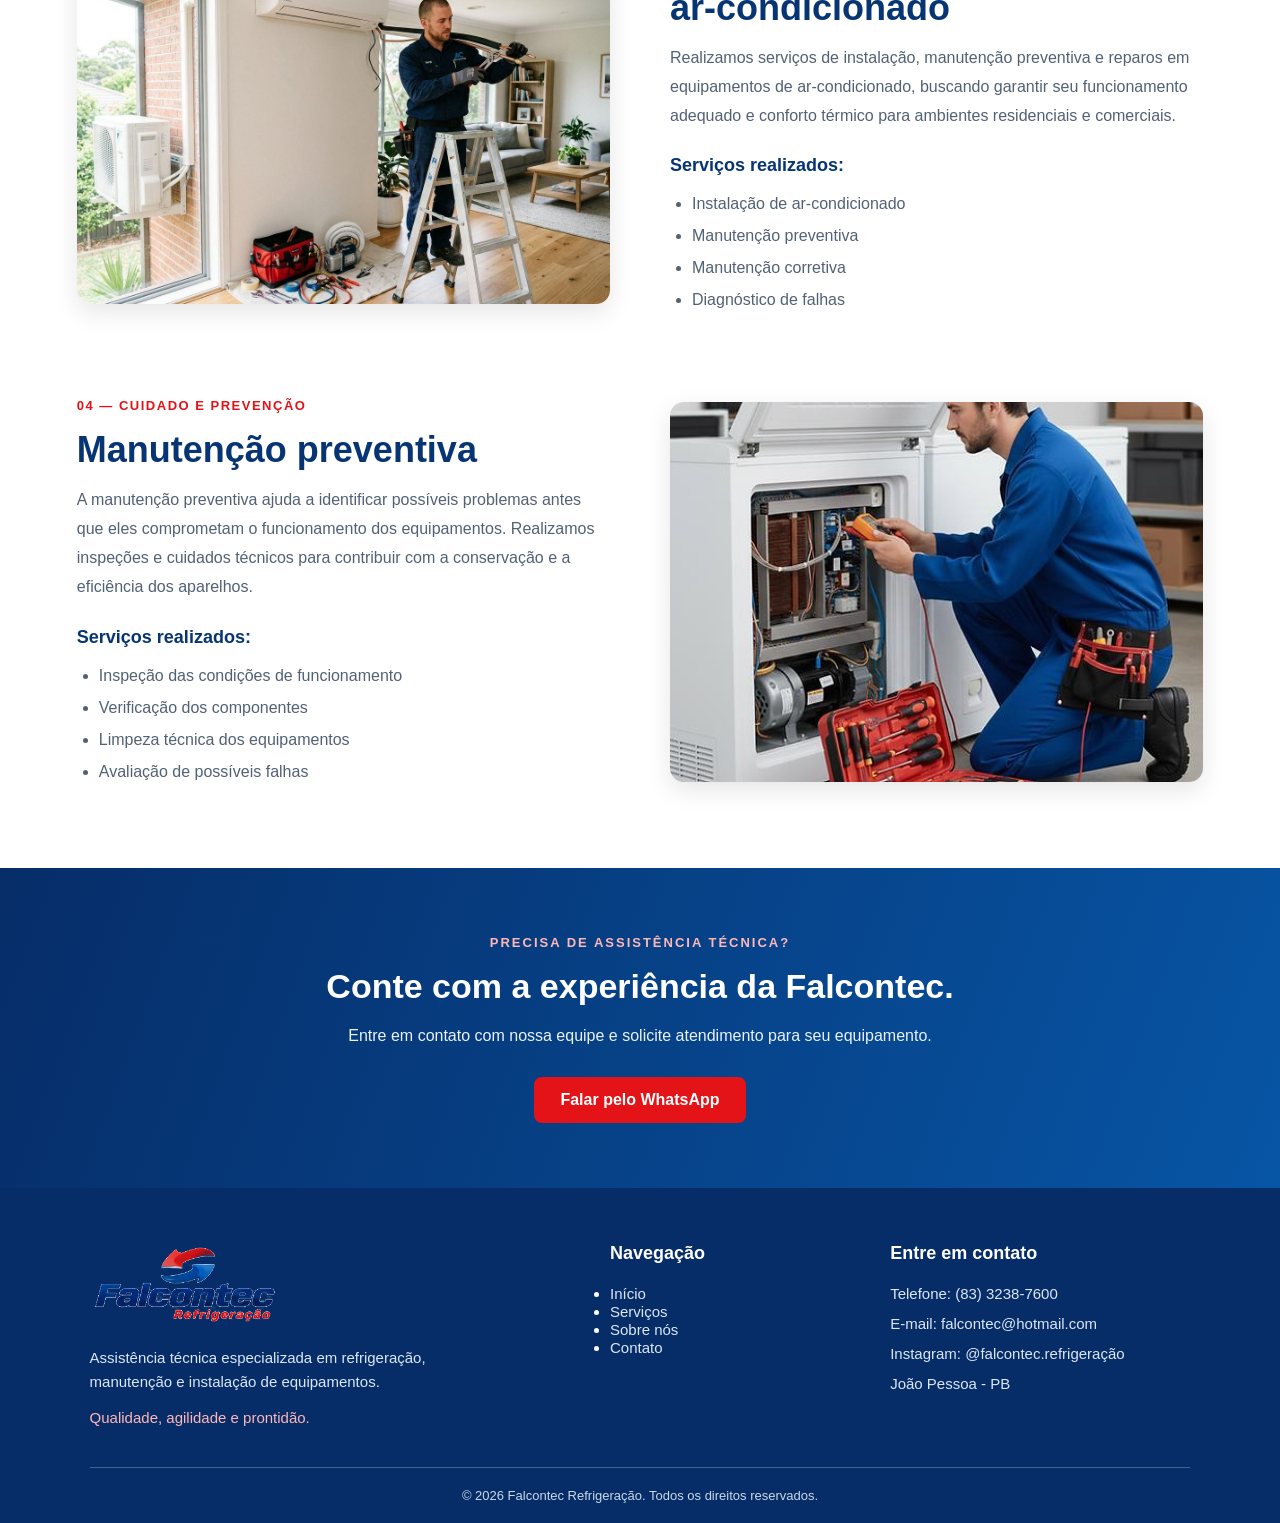
<file: FalconTec/pages/servicos.html>
<!doctype html>
<html lang="pt-BR">
  <head>
    <meta charset="UTF-8" />
    <meta name="viewport" content="width=device-width, initial-scale=1.0" />
    <meta
      name="description"
      content="Conheça os serviços de assistência técnica, refrigeração e manutenção da Falcontec."
    />

    <title>Serviços | Falcontec Refrigeração</title>

    <link rel="stylesheet" href="../css/style.css" />
    <script src="../js/main.js" defer></script>
  </head>

  <body>
    <header>
      <nav class="navbar">
        <a href="../index.html" class="logo">
          <img src="../img/falcontec_logo.png" alt="Falcontec Refrigeração" />
        </a>

        <ul class="nav-links">
          <li><a href="../index.html">Início</a></li>
          <li><a href="servicos.html" class="ativo">Serviços</a></li>
          <li><a href="../index.html#sobre">Sobre nós</a></li>
          <li><a href="../index.html#contato">Contato</a></li>
        </ul>

        <a href="agendamento.html" class="btn-agendamento">
          Solicitar atendimento
        </a>
      </nav>
    </header>

    <main>
      <section class="servicos-banner">
        <div class="servicos-banner-conteudo">
          <span>ASSISTÊNCIA TÉCNICA ESPECIALIZADA</span>

          <h1>Nossos serviços</h1>

          <p>
            Soluções em refrigeração, manutenção e instalação para equipamentos
            residenciais e comerciais.
          </p>

          <a href="agendamento.html" class="btn-primary">
            Solicitar atendimento
          </a>
        </div>
      </section>

      <section class="servico-detalhado">
        <div class="servico-detalhado-imagem">
          <img
            src="../img/refrigeracao-comercial.jpg"
            alt="Equipamentos de refrigeração comercial"
          />
        </div>

        <div class="servico-detalhado-conteudo">
          <span>01 — SOLUÇÕES COMERCIAIS</span>

          <h2>Refrigeração comercial</h2>

          <p>
            Realizamos manutenção e reparos em equipamentos utilizados por
            estabelecimentos comerciais, garantindo seu funcionamento e
            conservação.
          </p>

          <h3>Equipamentos atendidos:</h3>

          <ul>
            <li>Câmaras frias</li>
            <li>Freezers comerciais</li>
            <li>Balcões refrigerados</li>
            <li>Máquinas de gelo</li>
          </ul>
        </div>
      </section>

      <!-- SERVIÇO 02: REFRIGERAÇÃO RESIDENCIAL -->
      <section class="servico-detalhado">
        <div class="servico-detalhado-conteudo">
          <span>02 — SOLUÇÕES RESIDENCIAIS</span>

          <h2>Refrigeração residencial</h2>

          <p>
            Oferecemos assistência técnica para equipamentos de refrigeração
            doméstica, realizando diagnósticos, manutenção e reparos para
            recuperar o funcionamento e prolongar a vida útil dos aparelhos.
          </p>

          <h3>Equipamentos atendidos:</h3>

          <ul>
            <li>Geladeiras</li>
            <li>Freezers domésticos</li>
            <li>Refrigeradores duplex e side by side</li>
            <li>Equipamentos de refrigeração residencial</li>
          </ul>
        </div>

        <div class="servico-detalhado-imagem">
          <img
            src="../img/refrigeracao-residencial.jpg"
            alt="Equipamento de refrigeração residencial"
          />
        </div>
      </section>

      <!-- ==========================================
           SERVIÇO 03: AR-CONDICIONADO
      ========================================== -->
      <section class="servico-detalhado">
        <!-- IMAGEM DO SERVIÇO -->
        <div class="servico-detalhado-imagem">
          <img
            src="../img/ar-condicionado.jpg"
            alt="Equipamento de ar-condicionado"
          />
        </div>

        <!-- INFORMAÇÕES DO SERVIÇO -->
        <div class="servico-detalhado-conteudo">
          <span>03 — CLIMATIZAÇÃO</span>

          <h2>Instalação e manutenção de ar-condicionado</h2>

          <p>
            Realizamos serviços de instalação, manutenção preventiva e reparos
            em equipamentos de ar-condicionado, buscando garantir seu
            funcionamento adequado e conforto térmico para ambientes
            residenciais e comerciais.
          </p>

          <h3>Serviços realizados:</h3>

          <ul>
            <li>Instalação de ar-condicionado</li>
            <li>Manutenção preventiva</li>
            <li>Manutenção corretiva</li>
            <li>Diagnóstico de falhas</li>
          </ul>
        </div>
      </section>

      <!-- ==========================================
           SERVIÇO 04: MANUTENÇÃO PREVENTIVA
      ========================================== -->
      <section class="servico-detalhado">
        <!-- INFORMAÇÕES DO SERVIÇO -->
        <div class="servico-detalhado-conteudo">
          <span>04 — CUIDADO E PREVENÇÃO</span>

          <h2>Manutenção preventiva</h2>

          <p>
            A manutenção preventiva ajuda a identificar possíveis problemas
            antes que eles comprometam o funcionamento dos equipamentos.
            Realizamos inspeções e cuidados técnicos para contribuir com a
            conservação e a eficiência dos aparelhos.
          </p>

          <h3>Serviços realizados:</h3>

          <ul>
            <li>Inspeção das condições de funcionamento</li>
            <li>Verificação dos componentes</li>
            <li>Limpeza técnica dos equipamentos</li>
            <li>Avaliação de possíveis falhas</li>
          </ul>
        </div>

        <!-- IMAGEM DO SERVIÇO -->
        <div class="servico-detalhado-imagem">
          <img
            src="../img/manutencao-preventiva.jpg"
            alt="Técnico realizando manutenção preventiva"
          />
        </div>
      </section>

      <!-- ==========================================
           CHAMADA FINAL PARA ATENDIMENTO
      ========================================== -->
      <section class="chamada-atendimento">
        <div class="chamada-atendimento-conteudo">
          <span>PRECISA DE ASSISTÊNCIA TÉCNICA?</span>

          <h2>Conte com a experiência da Falcontec.</h2>

          <p>
            Entre em contato com nossa equipe e solicite atendimento para seu
            equipamento.
          </p>

          <a
            href="https://wa.me/558332387600"
            class="btn-chamada-atendimento"
            target="_blank"
            rel="noopener noreferrer"
          >
            Falar pelo WhatsApp
          </a>
        </div>
      </section>
    </main>

    <!-- ==========================================
         RODAPÉ DA PÁGINA
    ========================================== -->
    <footer class="rodape">
      <div class="rodape-conteudo">
        <!-- IDENTIDADE DA EMPRESA -->
        <div class="rodape-empresa">
          <a href="../index.html" class="rodape-logo">
            <img src="../img/falcontec_logo.png" alt="Falcontec Refrigeração" />
          </a>

          <p>
            Assistência técnica especializada em refrigeração, manutenção e
            instalação de equipamentos.
          </p>

          <span>Qualidade, agilidade e prontidão.</span>
        </div>

        <!-- LINKS DE NAVEGAÇÃO -->
        <div class="rodape-links">
          <h3>Navegação</h3>

          <ul>
            <li><a href="../index.html">Início</a></li>
            <li><a href="servicos.html">Serviços</a></li>
            <li><a href="../index.html#sobre">Sobre nós</a></li>
            <li><a href="../index.html#contato">Contato</a></li>
          </ul>
        </div>

        <!-- INFORMAÇÕES DE CONTATO -->
        <div class="rodape-contato">
          <h3>Entre em contato</h3>

          <p>Telefone: (83) 3238-7600</p>
          <p>E-mail: falcontec@hotmail.com</p>
          <p>Instagram: @falcontec.refrigeração</p>
          <p>João Pessoa - PB</p>
        </div>
      </div>

      <!-- DIREITOS AUTORAIS -->
      <div class="rodape-base">
        <p>© 2026 Falcontec Refrigeração. Todos os direitos reservados.</p>
      </div>
    </footer>
  </body>
</html>
</file>
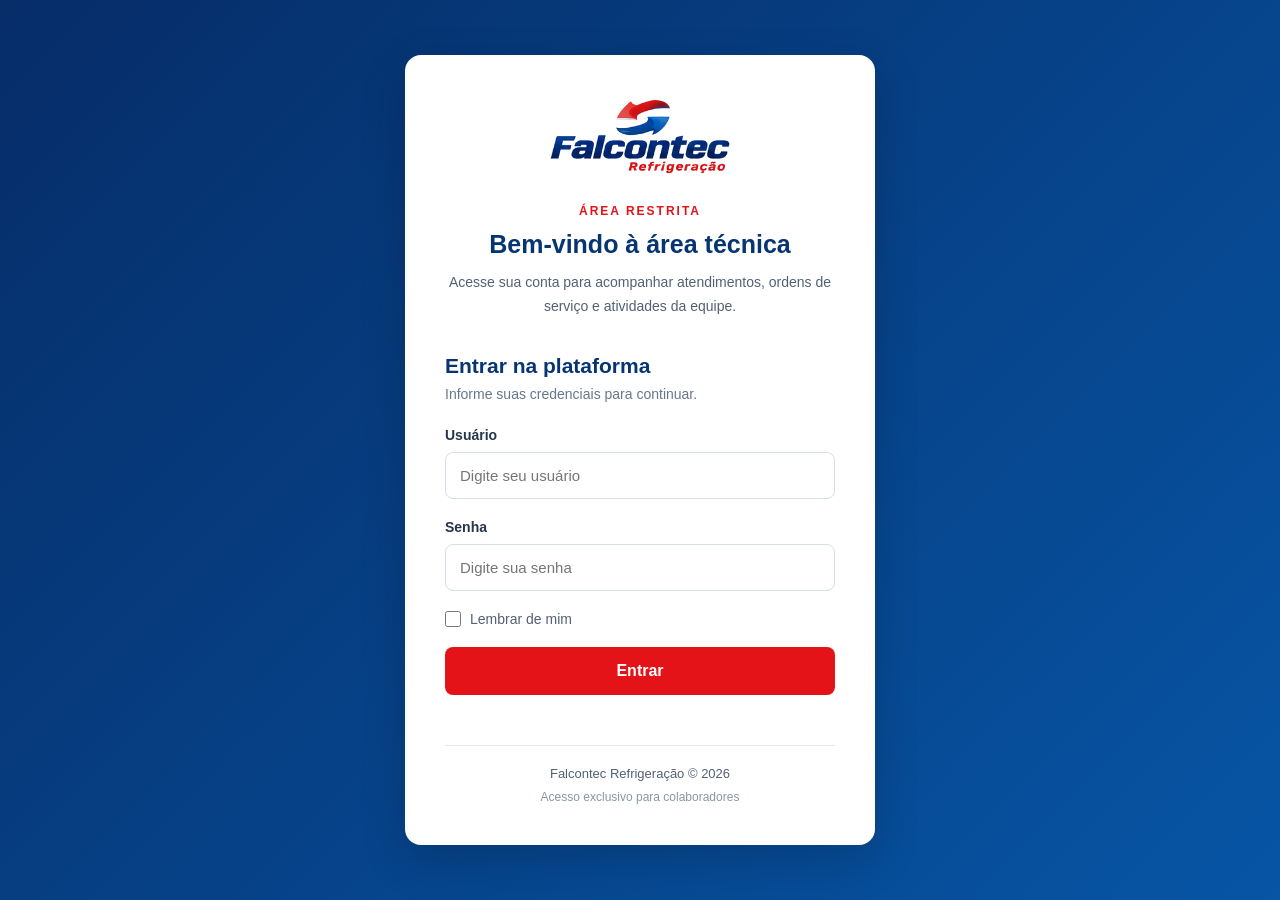
<file: FalconTec/pages/tecnico/admin.html>
<!doctype html>
<html lang="pt-BR">
  <head>
    <meta charset="UTF-8" />
    <meta name="viewport" content="width=device-width, initial-scale=1.0" />

    <meta
      name="description"
      content="Painel administrativo da Falcontec Refrigeração."
    />

    <title>Painel Administrativo | Falcontec</title>

    <link rel="stylesheet" href="../../css/style.css" />
  </head>

  <body>
    <!-- PAINEL ADMINISTRATIVO -->
    <main class="painel-admin">
      <!-- CABEÇALHO -->
      <header class="admin-header">
        <div class="admin-identidade">
          <img
            src="../../img/falcontec_logo.png"
            alt="Falcontec Refrigeração"
          />

          <div>
            <span>ÁREA ADMINISTRATIVA</span>
            <h1>Painel de controle</h1>
          </div>
        </div>

        <div class="admin-usuario">
          <div>
            <strong id="nome-administrador">Administrador</strong>
            <span>Administrador</span>
          </div>

          <button type="button" id="btn-sair">Sair</button>
        </div>
      </header>

      <!-- CONTEÚDO PRINCIPAL -->
      <section class="admin-conteudo">
        <div class="admin-boas-vindas">
          <span>FALCONTEC REFRIGERAÇÃO</span>
          <h2>Bem-vindo ao painel administrativo</h2>
          <p>
            Gerencie os técnicos, acompanhe os atendimentos e organize as ordens
            de serviço.
          </p>
        </div>

        <!-- RESUMO -->
        <div class="admin-resumo">
          <article class="admin-card">
            <span>Técnicos cadastrados</span>
            <strong>0</strong>
            <p>Equipe técnica</p>
          </article>

          <article class="admin-card">
            <span>Ordens de serviço</span>
            <strong>0</strong>
            <p>Total de atendimentos</p>
          </article>

          <article class="admin-card">
            <span>Serviços em andamento</span>
            <strong>0</strong>
            <p>Atendimentos ativos</p>
          </article>

          <article class="admin-card">
            <span>Serviços concluídos</span>
            <strong>0</strong>
            <p>Atendimentos finalizados</p>
          </article>
        </div>

        <!-- ÁREA DE GERENCIAMENTO -->
        <div class="admin-secao">
          <h2>Gerenciamento</h2>

          <div class="admin-acoes">
            <article class="admin-acao">
              <div class="admin-acao-icone">
                <span>01</span>
              </div>

              <h3>Gerenciar técnicos</h3>

              <p>Cadastre, consulte e gerencie os colaboradores da equipe.</p>

              <button type="button" disabled>Em desenvolvimento</button>
            </article>

            <article class="admin-acao">
              <div class="admin-acao-icone">
                <span>02</span>
              </div>

              <h3>Ordens de serviço</h3>

              <p>
                Crie ordens de serviço e atribua responsáveis aos atendimentos.
              </p>

              <button type="button" disabled>Em desenvolvimento</button>
            </article>

            <article class="admin-acao">
              <div class="admin-acao-icone">
                <span>03</span>
              </div>

              <h3>Acompanhamento</h3>

              <p>Consulte o andamento dos serviços realizados pela equipe.</p>

              <button type="button" disabled>Em desenvolvimento</button>
            </article>
          </div>
        </div>
      </section>

      <!-- RODAPÉ -->
      <footer class="admin-rodape">
        <p>Falcontec Refrigeração © 2026</p>
        <span>Sistema de gerenciamento técnico</span>
      </footer>
    </main>

    <script src="../../js/tecnico.js"></script>
  </body>
</html>
</file>
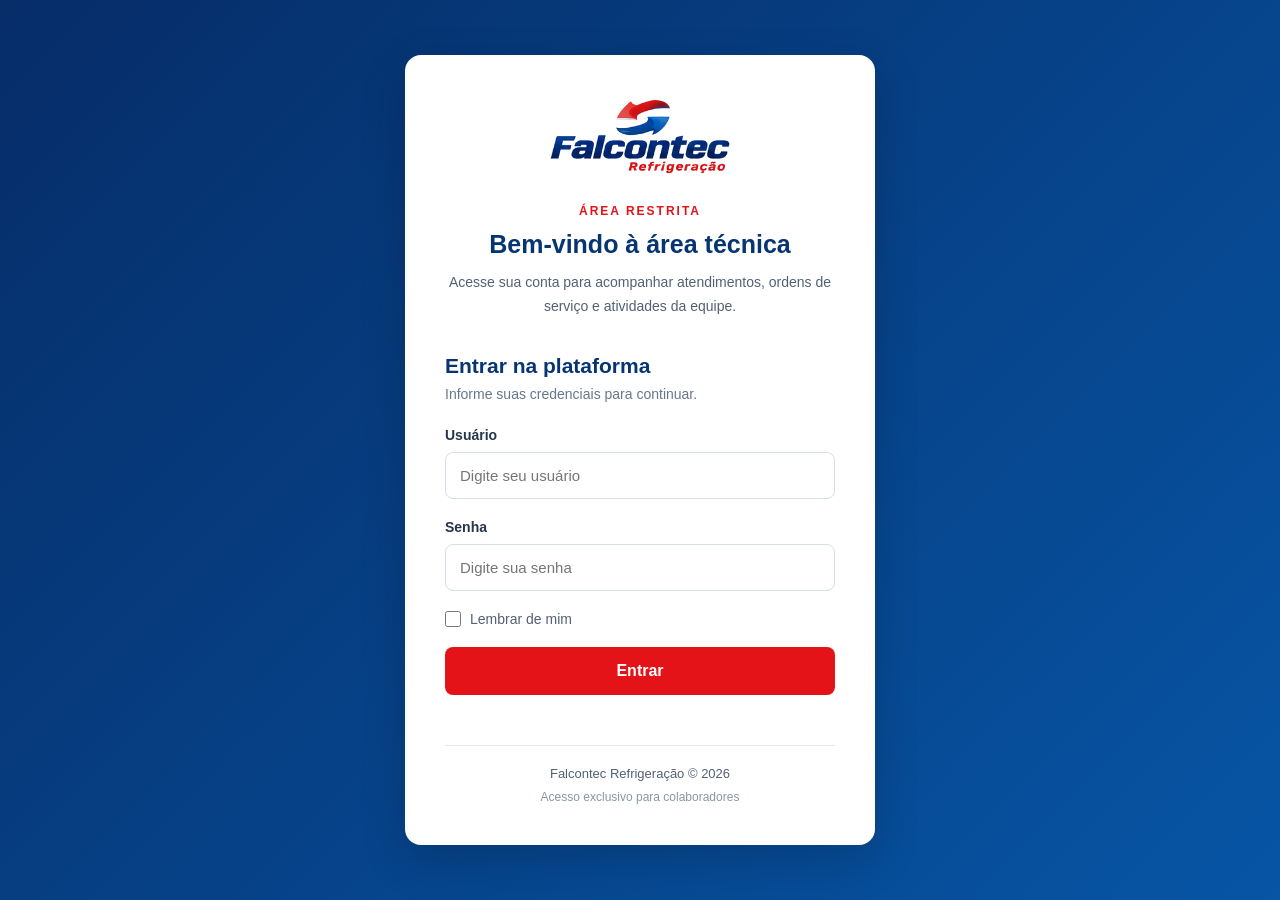
<file: FalconTec/pages/tecnico/tecnico.html>
<!doctype html>
<html lang="pt-BR">
  <head>
    <meta charset="UTF-8" />
    <meta name="viewport" content="width=device-width, initial-scale=1.0" />

    <meta
      name="description"
      content="Acesso exclusivo à área técnica da Falcontec Refrigeração."
    />

    <title>Login Técnico | Falcontec</title>

    <link rel="stylesheet" href="../../css/style.css" />
  </head>

  <body>
    <!-- ÁREA DE LOGIN -->
    <main class="login-tecnico">
      <div class="login-container">
        <!-- IDENTIDADE DA EMPRESA -->
        <div class="login-identidade">
          <img
            src="../../img/falcontec_logo.png"
            alt="Logo Falcontec Refrigeração"
          />

          <span>ÁREA RESTRITA</span>

          <h1>Bem-vindo à área técnica</h1>

          <p>
            Acesse sua conta para acompanhar atendimentos, ordens de serviço e
            atividades da equipe.
          </p>
        </div>

        <!-- FORMULÁRIO DE LOGIN -->
        <div class="login-formulario">
          <div class="login-formulario-header">
            <h2>Entrar na plataforma</h2>

            <p>Informe suas credenciais para continuar.</p>
          </div>

          <form id="form-login-tecnico">
            <div class="campo-login">
              <label for="usuario">Usuário</label>

              <input
                type="text"
                id="usuario"
                name="usuario"
                placeholder="Digite seu usuário"
                autocomplete="username"
                required
              />
            </div>

            <div class="campo-login">
              <label for="senha">Senha</label>

              <input
                type="password"
                id="senha"
                name="senha"
                placeholder="Digite sua senha"
                autocomplete="current-password"
                required
              />
            </div>

            <div class="login-opcoes">
              <label>
                <input type="checkbox" id="lembrar-login" />

                Lembrar de mim
              </label>
            </div>

            <button type="submit" class="btn-login-tecnico">Entrar</button>

            <p
              id="mensagem-login"
              class="mensagem-login"
              aria-live="polite"
            ></p>
          </form>
        </div>

        <div class="login-rodape">
          <p>Falcontec Refrigeração © 2026</p>
          <span>Acesso exclusivo para colaboradores</span>
        </div>
      </div>
    </main>
    <script src="../../js/tecnico.js"></script>
  </body>
</html>
</file>
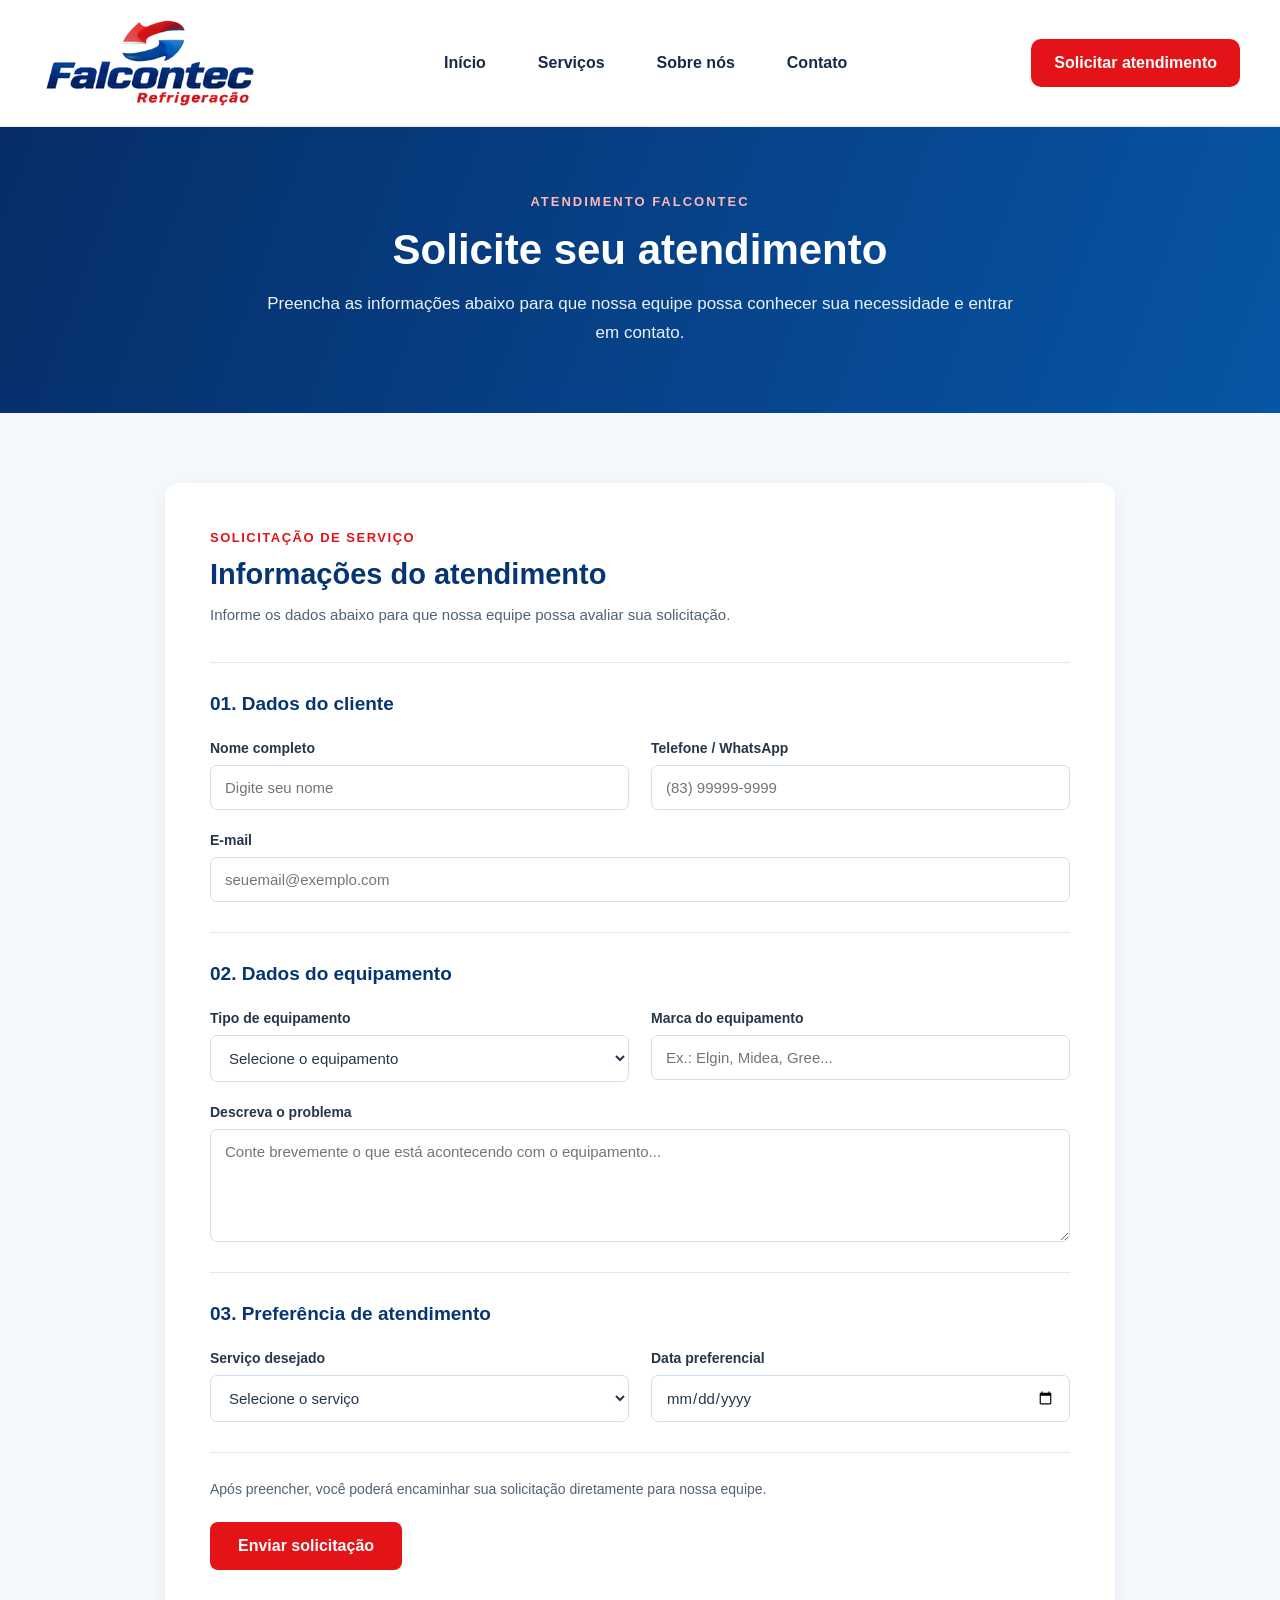
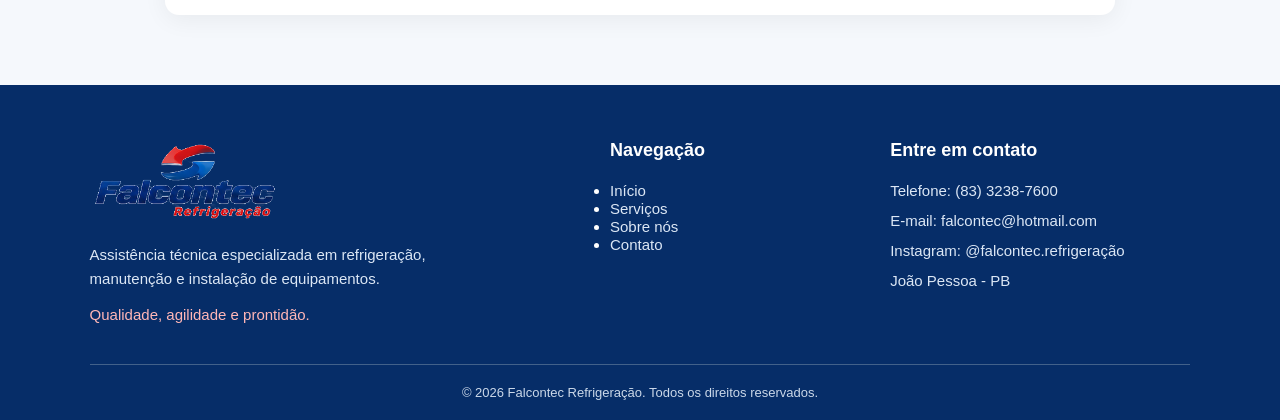
<file: FalconTec/pages/usuario/agendamento.html>
<!doctype html>
<html lang="pt-BR">
  <head>
    <meta charset="UTF-8" />
    <meta name="viewport" content="width=device-width, initial-scale=1.0" />
    <meta
      name="description"
      content="Solicite um atendimento técnico com a Falcontec Refrigeração."
    />

    <title>Agendamento | Falcontec Refrigeração</title>

    <link rel="stylesheet" href="../../css/style.css" />
    <script src="../../js/main.js" defer></script>
  </head>

  <body>
    <!-- ==========================================
         CABEÇALHO E NAVEGAÇÃO
    ========================================== -->
    <header>
      <nav class="navbar">
        <!-- LOGOTIPO -->
        <a href="../../index.html" class="logo">
          <img
            src="../../img/falcontec_logo.png"
            alt="Falcontec Refrigeração"
          />
        </a>

        <!-- MENU PRINCIPAL -->
        <ul class="nav-links">
          <li><a href="../../index.html">Início</a></li>
          <li><a href="servicos.html">Serviços</a></li>
          <li><a href="../../index.html#sobre">Sobre nós</a></li>
          <li><a href="../../index.html#contato">Contato</a></li>
        </ul>

        <a href="agendamento.html" class="btn-agendamento ativo">
          Solicitar atendimento
        </a>
      </nav>
    </header>

    <!-- ==========================================
         CONTEÚDO PRINCIPAL
    ========================================== -->
    <main>
      <!-- APRESENTAÇÃO DA PÁGINA -->
      <section class="agendamento-banner">
        <div class="agendamento-banner-conteudo">
          <span>ATENDIMENTO FALCONTEC</span>

          <h1>Solicite seu atendimento</h1>

          <p>
            Preencha as informações abaixo para que nossa equipe possa conhecer
            sua necessidade e entrar em contato.
          </p>
        </div>
      </section>

      <!-- FORMULÁRIO DE AGENDAMENTO -->
      <section class="agendamento-container">
        <div class="agendamento-formulario">
          <!-- CABEÇALHO DO FORMULÁRIO -->
          <div class="formulario-header">
            <span>SOLICITAÇÃO DE SERVIÇO</span>
            <h2>Informações do atendimento</h2>
            <p>
              Informe os dados abaixo para que nossa equipe possa avaliar sua
              solicitação.
            </p>
          </div>

          <form id="form-agendamento">
            <!-- DADOS DO CLIENTE -->
            <div class="formulario-grupo">
              <h3>01. Dados do cliente</h3>

              <div class="formulario-campos">
                <div class="campo">
                  <label for="nome">Nome completo</label>
                  <input
                    type="text"
                    id="nome"
                    name="nome"
                    placeholder="Digite seu nome"
                    required
                  />
                </div>

                <div class="campo">
                  <label for="telefone">Telefone / WhatsApp</label>
                  <input
                    type="tel"
                    id="telefone"
                    name="telefone"
                    placeholder="(83) 99999-9999"
                    required
                  />
                </div>

                <div class="campo campo-completo">
                  <label for="email">E-mail</label>
                  <input
                    type="email"
                    id="email"
                    name="email"
                    placeholder="seuemail@exemplo.com"
                  />
                </div>
              </div>
            </div>

            <!-- DADOS DO EQUIPAMENTO -->
            <div class="formulario-grupo">
              <h3>02. Dados do equipamento</h3>

              <div class="formulario-campos">
                <div class="campo">
                  <label for="equipamento">Tipo de equipamento</label>
                  <select id="equipamento" name="equipamento" required>
                    <option value="">Selecione o equipamento</option>
                    <option value="Geladeira">Geladeira</option>
                    <option value="Freezer">Freezer</option>
                    <option value="Ar-condicionado">Ar-condicionado</option>
                    <option value="Câmara fria">Câmara fria</option>
                    <option value="Balcão refrigerado">
                      Balcão refrigerado
                    </option>
                    <option value="Máquina de gelo">Máquina de gelo</option>
                    <option value="Outro">Outro</option>
                  </select>
                </div>

                <div class="campo">
                  <label for="marca">Marca do equipamento</label>
                  <input
                    type="text"
                    id="marca"
                    name="marca"
                    placeholder="Ex.: Elgin, Midea, Gree..."
                    required
                  />
                </div>

                <div class="campo campo-completo">
                  <label for="problema">Descreva o problema</label>
                  <textarea
                    id="problema"
                    name="problema"
                    rows="5"
                    placeholder="Conte brevemente o que está acontecendo com o equipamento..."
                    required
                  ></textarea>
                </div>
              </div>
            </div>

            <!-- PREFERÊNCIA DE ATENDIMENTO -->
            <div class="formulario-grupo">
              <h3>03. Preferência de atendimento</h3>

              <div class="formulario-campos">
                <div class="campo">
                  <label for="servico">Serviço desejado</label>
                  <select id="servico" name="servico" required>
                    <option value="">Selecione o serviço</option>
                    <option value="Manutenção corretiva">
                      Manutenção corretiva
                    </option>
                    <option value="Manutenção preventiva">
                      Manutenção preventiva
                    </option>
                    <option value="Instalação">Instalação</option>
                    <option value="Avaliação técnica">Avaliação técnica</option>
                    <option value="Outro">Outro</option>
                  </select>
                </div>

                <div class="campo">
                  <label for="data">Data preferencial</label>
                  <input type="date" id="data" name="data" required />
                </div>
              </div>
            </div>

            <!-- ENVIO DA SOLICITAÇÃO -->
            <div class="formulario-acoes">
              <p>
                Após preencher, você poderá encaminhar sua solicitação
                diretamente para nossa equipe.
              </p>

              <button type="submit" class="btn-enviar-agendamento">
                Enviar solicitação
              </button>
            </div>
          </form>
        </div>
      </section>
    </main>

    <!-- ==========================================
         RODAPÉ
    ========================================== -->
    <footer class="rodape">
      <div class="rodape-conteudo">
        <!-- IDENTIDADE DA EMPRESA -->
        <div class="rodape-empresa">
          <a href="../../index.html" class="rodape-logo">
            <img
              src="../../img/falcontec_logo.png"
              alt="Falcontec Refrigeração"
            />
          </a>

          <p>
            Assistência técnica especializada em refrigeração, manutenção e
            instalação de equipamentos.
          </p>

          <span>Qualidade, agilidade e prontidão.</span>
        </div>

        <!-- NAVEGAÇÃO -->
        <div class="rodape-links">
          <h3>Navegação</h3>

          <ul>
            <li><a href="../../index.html">Início</a></li>
            <li><a href="servicos.html">Serviços</a></li>
            <li><a href="../../index.html#sobre">Sobre nós</a></li>
            <li><a href="../../index.html#contato">Contato</a></li>
          </ul>
        </div>

        <!-- CONTATO -->
        <div class="rodape-contato">
          <h3>Entre em contato</h3>

          <p>Telefone: (83) 3238-7600</p>
          <p>E-mail: falcontec@hotmail.com</p>
          <p>Instagram: @falcontec.refrigeração</p>
          <p>João Pessoa - PB</p>
        </div>
      </div>

      <!-- DIREITOS AUTORAIS -->
      <div class="rodape-base">
        <p>© 2026 Falcontec Refrigeração. Todos os direitos reservados.</p>
      </div>
    </footer>
  </body>
</html>
</file>
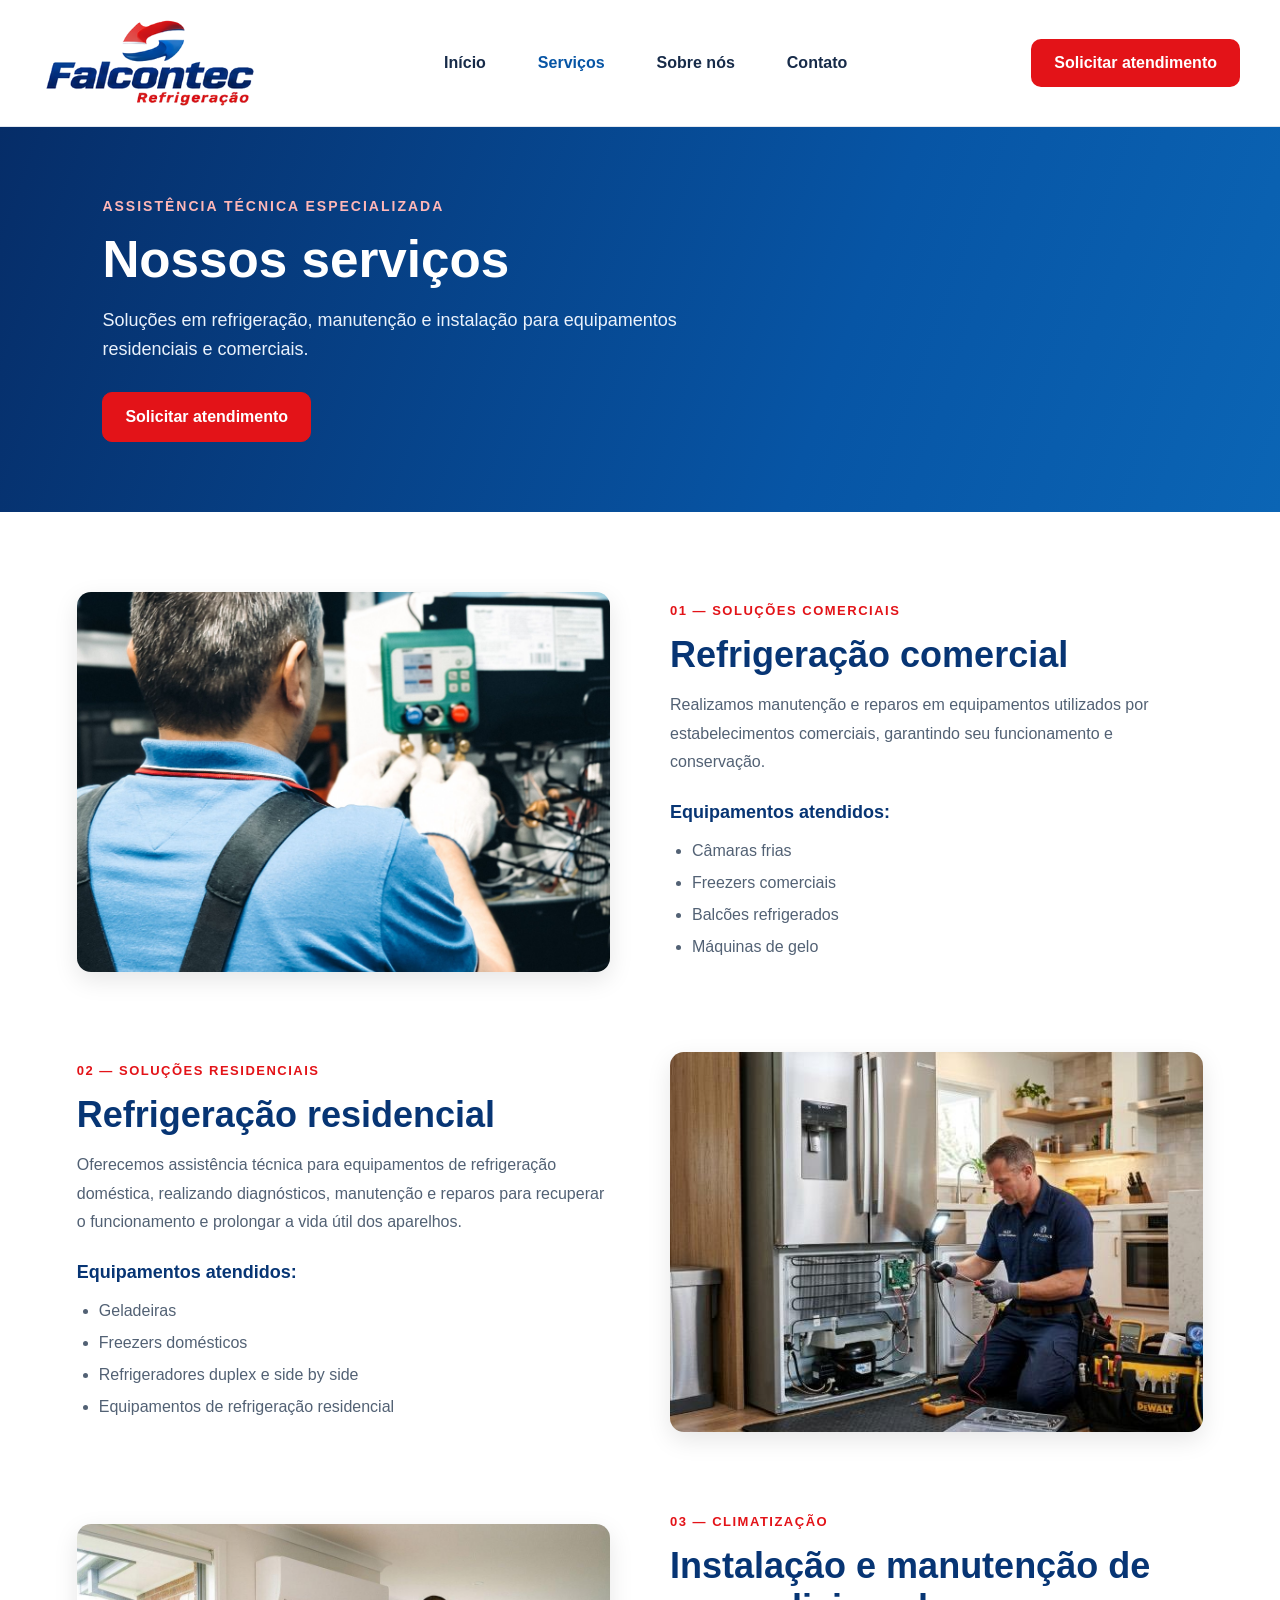
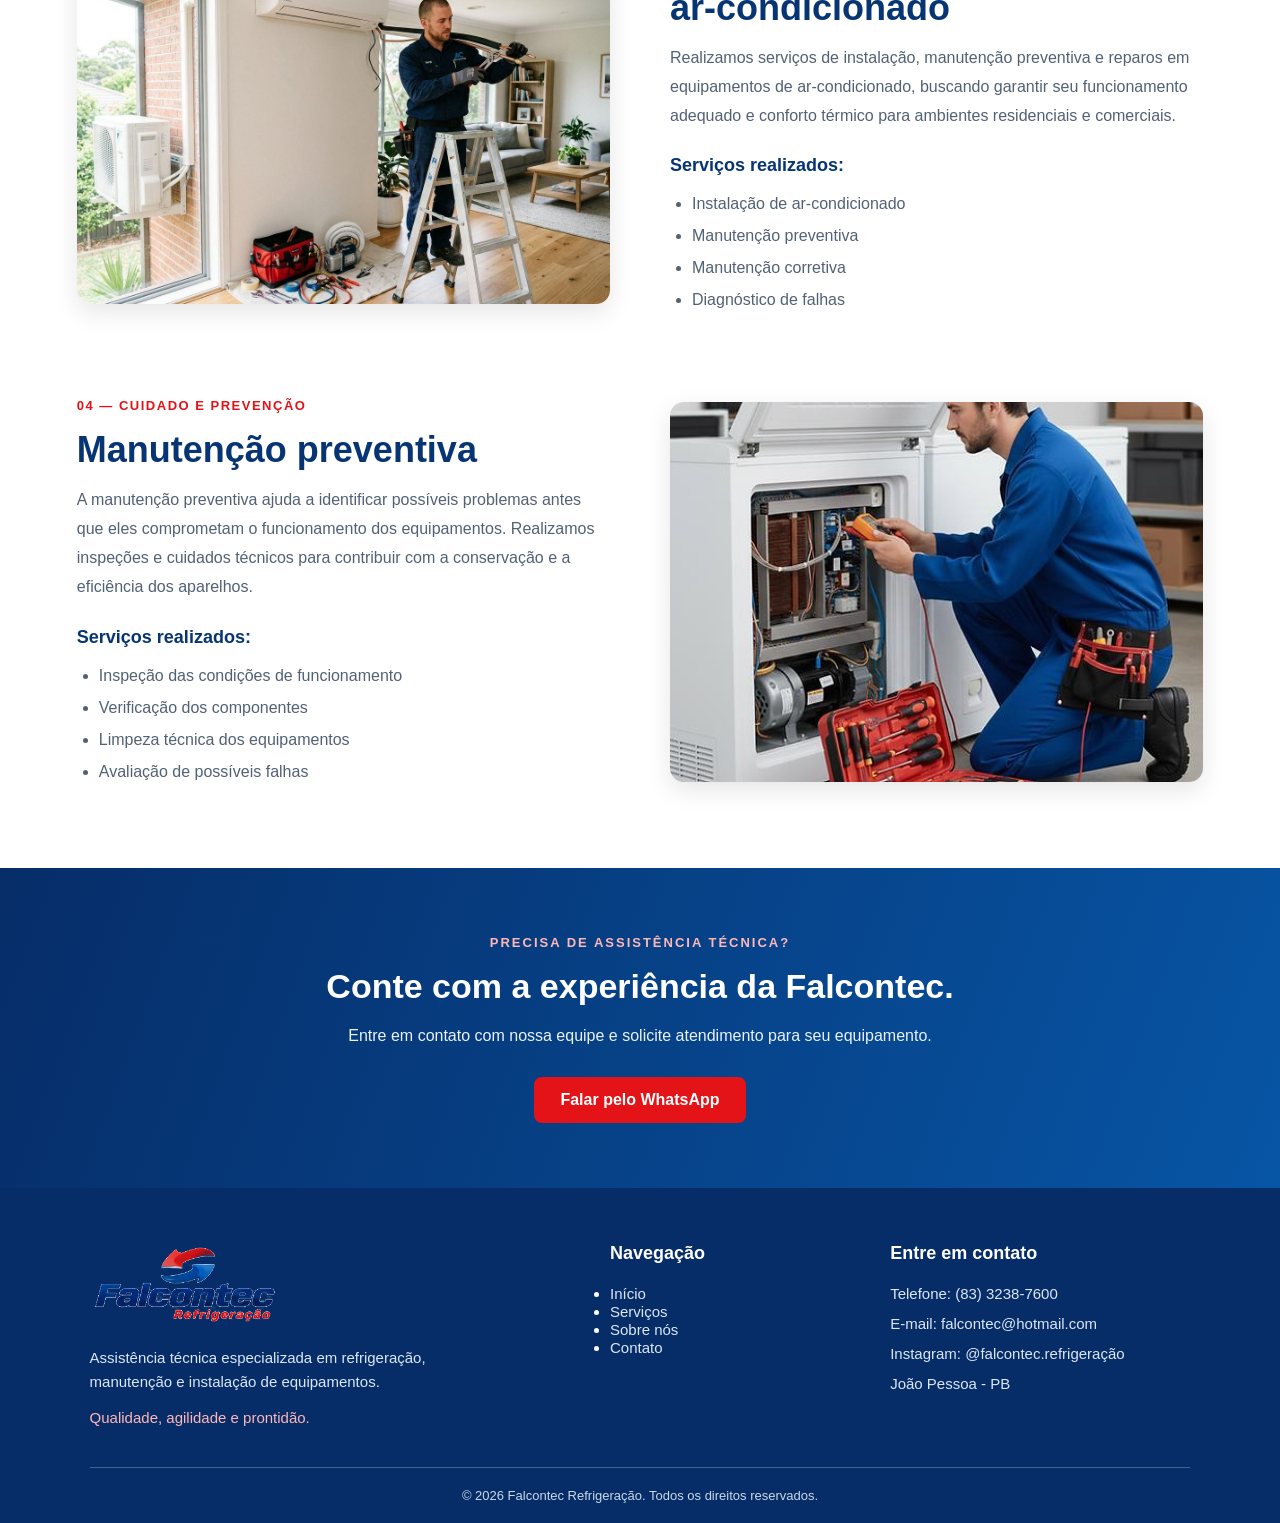
<file: FalconTec/pages/usuario/servicos.html>
<!doctype html>
<html lang="pt-BR">
  <head>
    <meta charset="UTF-8" />
    <meta name="viewport" content="width=device-width, initial-scale=1.0" />
    <meta
      name="description"
      content="Conheça os serviços de assistência técnica, refrigeração e manutenção da Falcontec."
    />

    <title>Serviços | Falcontec Refrigeração</title>

    <link rel="stylesheet" href="../../css/style.css" />
    <script src="../../js/main.js" defer></script>
  </head>

  <body>
    <header>
      <nav class="navbar">
        <a href="../../index.html" class="logo">
          <img
            src="../../img/falcontec_logo.png"
            alt="Falcontec Refrigeração"
          />
        </a>

        <ul class="nav-links">
          <li><a href="../../index.html">Início</a></li>
          <li><a href="servicos.html" class="ativo">Serviços</a></li>
          <li><a href="../../index.html#sobre">Sobre nós</a></li>
          <li><a href="../../index.html#contato">Contato</a></li>
        </ul>

        <a href="agendamento.html" class="btn-agendamento">
          Solicitar atendimento
        </a>
      </nav>
    </header>

    <main>
      <section class="servicos-banner">
        <div class="servicos-banner-conteudo">
          <span>ASSISTÊNCIA TÉCNICA ESPECIALIZADA</span>

          <h1>Nossos serviços</h1>

          <p>
            Soluções em refrigeração, manutenção e instalação para equipamentos
            residenciais e comerciais.
          </p>

          <a href="agendamento.html" class="btn-primary">
            Solicitar atendimento
          </a>
        </div>
      </section>

      <section class="servico-detalhado">
        <div class="servico-detalhado-imagem">
          <img
            src="../../img/refrigeracao-comercial.jpg"
            alt="Equipamentos de refrigeração comercial"
          />
        </div>

        <div class="servico-detalhado-conteudo">
          <span>01 — SOLUÇÕES COMERCIAIS</span>

          <h2>Refrigeração comercial</h2>

          <p>
            Realizamos manutenção e reparos em equipamentos utilizados por
            estabelecimentos comerciais, garantindo seu funcionamento e
            conservação.
          </p>

          <h3>Equipamentos atendidos:</h3>

          <ul>
            <li>Câmaras frias</li>
            <li>Freezers comerciais</li>
            <li>Balcões refrigerados</li>
            <li>Máquinas de gelo</li>
          </ul>
        </div>
      </section>

      <!-- SERVIÇO 02: REFRIGERAÇÃO RESIDENCIAL -->
      <section class="servico-detalhado">
        <div class="servico-detalhado-conteudo">
          <span>02 — SOLUÇÕES RESIDENCIAIS</span>

          <h2>Refrigeração residencial</h2>

          <p>
            Oferecemos assistência técnica para equipamentos de refrigeração
            doméstica, realizando diagnósticos, manutenção e reparos para
            recuperar o funcionamento e prolongar a vida útil dos aparelhos.
          </p>

          <h3>Equipamentos atendidos:</h3>

          <ul>
            <li>Geladeiras</li>
            <li>Freezers domésticos</li>
            <li>Refrigeradores duplex e side by side</li>
            <li>Equipamentos de refrigeração residencial</li>
          </ul>
        </div>

        <div class="servico-detalhado-imagem">
          <img
            src="../../img/refrigeracao-residencial.jpg"
            alt="Equipamento de refrigeração residencial"
          />
        </div>
      </section>

      <!-- ==========================================
           SERVIÇO 03: AR-CONDICIONADO
      ========================================== -->
      <section class="servico-detalhado">
        <!-- IMAGEM DO SERVIÇO -->
        <div class="servico-detalhado-imagem">
          <img
            src="../../img/ar-condicionado.jpg"
            alt="Equipamento de ar-condicionado"
          />
        </div>

        <!-- INFORMAÇÕES DO SERVIÇO -->
        <div class="servico-detalhado-conteudo">
          <span>03 — CLIMATIZAÇÃO</span>

          <h2>Instalação e manutenção de ar-condicionado</h2>

          <p>
            Realizamos serviços de instalação, manutenção preventiva e reparos
            em equipamentos de ar-condicionado, buscando garantir seu
            funcionamento adequado e conforto térmico para ambientes
            residenciais e comerciais.
          </p>

          <h3>Serviços realizados:</h3>

          <ul>
            <li>Instalação de ar-condicionado</li>
            <li>Manutenção preventiva</li>
            <li>Manutenção corretiva</li>
            <li>Diagnóstico de falhas</li>
          </ul>
        </div>
      </section>

      <!-- ==========================================
           SERVIÇO 04: MANUTENÇÃO PREVENTIVA
      ========================================== -->
      <section class="servico-detalhado">
        <!-- INFORMAÇÕES DO SERVIÇO -->
        <div class="servico-detalhado-conteudo">
          <span>04 — CUIDADO E PREVENÇÃO</span>

          <h2>Manutenção preventiva</h2>

          <p>
            A manutenção preventiva ajuda a identificar possíveis problemas
            antes que eles comprometam o funcionamento dos equipamentos.
            Realizamos inspeções e cuidados técnicos para contribuir com a
            conservação e a eficiência dos aparelhos.
          </p>

          <h3>Serviços realizados:</h3>

          <ul>
            <li>Inspeção das condições de funcionamento</li>
            <li>Verificação dos componentes</li>
            <li>Limpeza técnica dos equipamentos</li>
            <li>Avaliação de possíveis falhas</li>
          </ul>
        </div>

        <!-- IMAGEM DO SERVIÇO -->
        <div class="servico-detalhado-imagem">
          <img
            src="../../img/manutencao-preventiva.jpg"
            alt="Técnico realizando manutenção preventiva"
          />
        </div>
      </section>

      <!-- ==========================================
           CHAMADA FINAL PARA ATENDIMENTO
      ========================================== -->
      <section class="chamada-atendimento">
        <div class="chamada-atendimento-conteudo">
          <span>PRECISA DE ASSISTÊNCIA TÉCNICA?</span>

          <h2>Conte com a experiência da Falcontec.</h2>

          <p>
            Entre em contato com nossa equipe e solicite atendimento para seu
            equipamento.
          </p>

          <a
            href="https://wa.me/558332387600"
            class="btn-chamada-atendimento"
            target="_blank"
            rel="noopener noreferrer"
          >
            Falar pelo WhatsApp
          </a>
        </div>
      </section>
    </main>

    <!-- ==========================================
         RODAPÉ DA PÁGINA
    ========================================== -->
    <footer class="rodape">
      <div class="rodape-conteudo">
        <!-- IDENTIDADE DA EMPRESA -->
        <div class="rodape-empresa">
          <a href="../../index.html" class="rodape-logo">
            <img
              src="../../img/falcontec_logo.png"
              alt="Falcontec Refrigeração"
            />
          </a>

          <p>
            Assistência técnica especializada em refrigeração, manutenção e
            instalação de equipamentos.
          </p>

          <span>Qualidade, agilidade e prontidão.</span>
        </div>

        <!-- LINKS DE NAVEGAÇÃO -->
        <div class="rodape-links">
          <h3>Navegação</h3>

          <ul>
            <li><a href="../../index.html">Início</a></li>
            <li><a href="servicos.html">Serviços</a></li>
            <li><a href="../../index.html#sobre">Sobre nós</a></li>
            <li><a href="../../index.html#contato">Contato</a></li>
          </ul>
        </div>

        <!-- INFORMAÇÕES DE CONTATO -->
        <div class="rodape-contato">
          <h3>Entre em contato</h3>

          <p>Telefone: (83) 3238-7600</p>
          <p>E-mail: falcontec@hotmail.com</p>
          <p>Instagram: @falcontec.refrigeração</p>
          <p>João Pessoa - PB</p>
        </div>
      </div>

      <!-- DIREITOS AUTORAIS -->
      <div class="rodape-base">
        <p>© 2026 Falcontec Refrigeração. Todos os direitos reservados.</p>
      </div>
    </footer>
  </body>
</html>
</file>
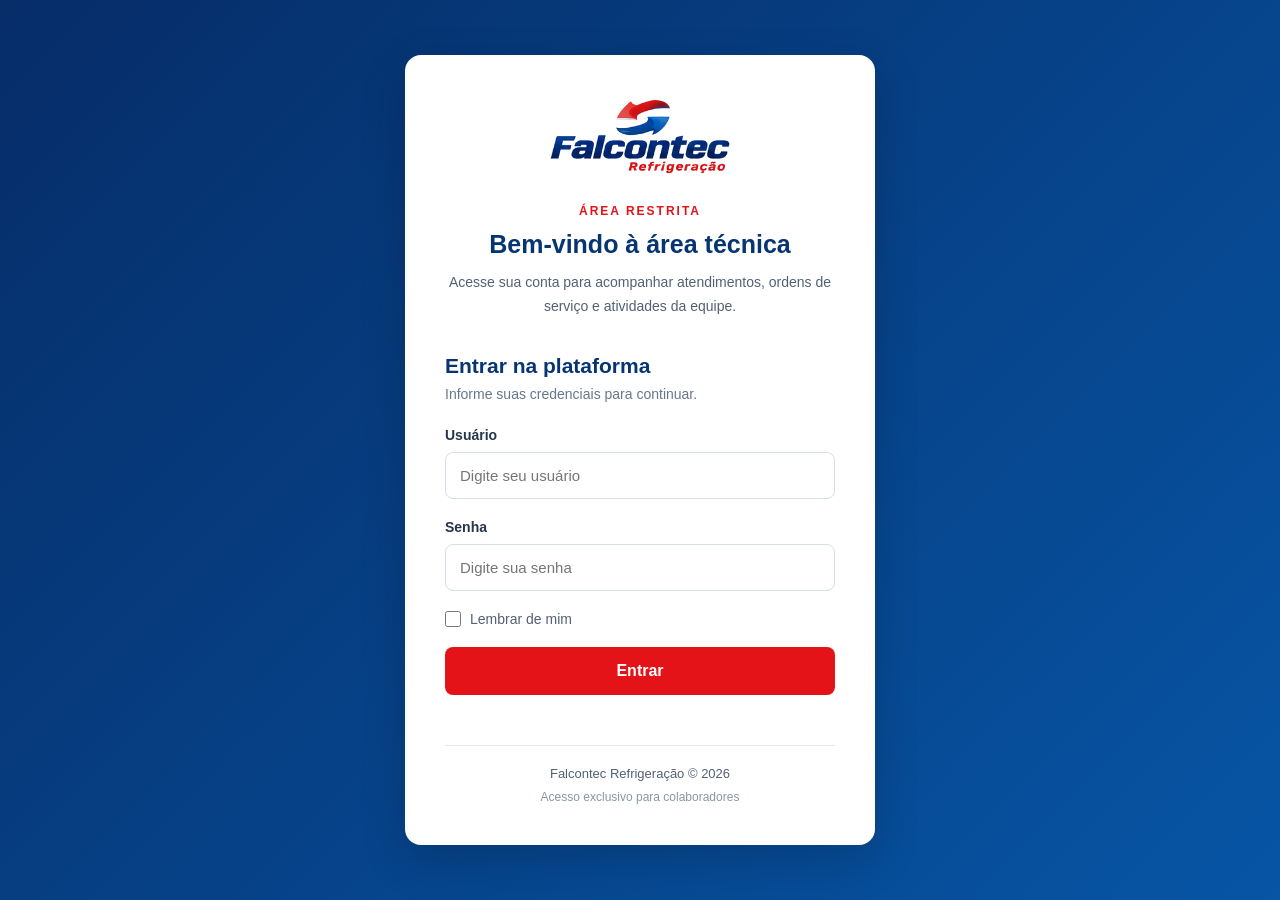
<file: FalconTec/html/pages/tecnico/admin.html>
<!doctype html>
<html lang="pt-BR">
  <head>
    <meta charset="UTF-8" />
    <meta name="viewport" content="width=device-width, initial-scale=1.0" />

    <meta
      name="description"
      content="Painel administrativo da Falcontec Refrigeração."
    />

    <title>Painel Administrativo | Falcontec</title>

    <link rel="stylesheet" href="../../../css/style.css" />
  </head>

  <body>
    <!-- PAINEL ADMINISTRATIVO -->
    <main class="painel-admin">
      <!-- CABEÇALHO -->
      <header class="admin-header">
        <div class="admin-identidade">
          <img
            src="../../../img/falcontec_logo.png"
            alt="Falcontec Refrigeração"
          />

          <div>
            <span>ÁREA ADMINISTRATIVA</span>
            <h1>Painel de controle</h1>
          </div>
        </div>

        <div class="admin-usuario">
          <div>
            <strong id="nome-administrador">Administrador</strong>
            <span>Administrador</span>
          </div>

          <button type="button" id="btn-sair">Sair</button>
        </div>
      </header>

      <!-- CONTEÚDO PRINCIPAL -->
      <section class="admin-conteudo">
        <div class="admin-boas-vindas">
          <span>FALCONTEC REFRIGERAÇÃO</span>
          <h2>Bem-vindo ao painel administrativo</h2>
          <p>
            Gerencie os técnicos, acompanhe os atendimentos e organize as ordens
            de serviço.
          </p>
        </div>

        <!-- RESUMO -->
        <div class="admin-resumo">
          <article class="admin-card">
            <span>Técnicos cadastrados</span>
            <strong id="total-tecnicos">0</strong>
            <p>Equipe técnica</p>
          </article>

          <article class="admin-card">
            <span>Ordens de serviço</span>
            <strong id="total-ordens-admin">0</strong>
            <p>Total de atendimentos</p>
          </article>

          <article class="admin-card">
            <span>Serviços pendentes</span>
            <strong id="total-pendentes-admin">0</strong>
            <p>Aguardando atendimento</p>
          </article>

          <article class="admin-card">
            <span>Serviços em andamento</span>
            <strong id="total-andamento-admin">0</strong>
            <p>Atendimentos ativos</p>
          </article>

          <article class="admin-card">
            <span>Serviços concluídos</span>
            <strong id="total-concluidos-admin">0</strong>
            <p>Atendimentos finalizados</p>
          </article>

          <article class="admin-card">
            <span>Serviços cancelados</span>
            <strong id="total-cancelados-admin">0</strong>
            <p>Atendimentos cancelados</p>
          </article>
        </div>

        <!-- GERENCIAMENTO DE TÉCNICOS -->
        <section class="admin-gerenciar-tecnicos" id="gerenciar-tecnicos">
          <div class="admin-secao-titulo">
            <span>GESTÃO DA EQUIPE</span>
            <h2>Gerenciar técnicos</h2>
            <p>
              Cadastre os colaboradores que terão acesso à área técnica da
              Falcontec.
            </p>
          </div>

          <!-- FORMULÁRIO DE CADASTRO -->
          <div class="admin-cadastro-tecnico">
            <h3>Cadastrar novo técnico</h3>

            <form id="form-cadastrar-tecnico">
              <div class="admin-campo">
                <label for="nome-tecnico">Nome completo</label>
                <input
                  type="text"
                  id="nome-tecnico"
                  name="nome"
                  placeholder="Digite o nome do técnico"
                  required
                />
              </div>

              <div class="admin-campo">
                <label for="usuario-tecnico">Nome de usuário</label>
                <input
                  type="text"
                  id="usuario-tecnico"
                  name="usuario"
                  placeholder="Ex: joao.tecnico"
                  required
                />
              </div>

              <div class="admin-campo">
                <label for="senha-tecnico">Senha de acesso</label>
                <input
                  type="password"
                  id="senha-tecnico"
                  name="senha"
                  placeholder="Crie uma senha"
                  minlength="6"
                  required
                />
              </div>

              <button type="submit" id="btn-cadastrar-tecnico">
                Cadastrar técnico
              </button>

              <p id="mensagem-cadastro-tecnico" aria-live="polite"></p>
            </form>
          </div>

          <!-- LISTA DE TÉCNICOS -->
          <div class="admin-lista-tecnicos">
            <div class="admin-lista-cabecalho">
              <h3>Técnicos cadastrados</h3>
              <span id="quantidade-tecnicos">0 técnicos</span>
            </div>

            <div id="lista-tecnicos">
              <p class="admin-lista-vazia">
                Nenhum técnico cadastrado até o momento.
              </p>
            </div>
          </div>
        </section>

        <!-- GERENCIAMENTO DE ORDENS DE SERVIÇO -->
        <section class="admin-gerenciar-tecnicos" id="gerenciar-ordens">
          <div class="admin-secao-titulo">
            <span>GESTÃO DE ATENDIMENTOS</span>
            <h2>Ordens de serviço</h2>
            <p>
              Registre os atendimentos e atribua cada ordem ao técnico
              responsável.
            </p>
          </div>

          <!-- FORMULÁRIO DE NOVA ORDEM -->
          <div class="admin-cadastro-tecnico">
            <h3>Criar ordem de serviço</h3>

            <form id="form-criar-ordem">
              <div class="admin-campo">
                <label for="cliente-ordem">Nome do cliente</label>
                <input
                  type="text"
                  id="cliente-ordem"
                  name="cliente"
                  placeholder="Digite o nome do cliente"
                  required
                />
              </div>

              <div class="admin-campo">
                <label for="telefone-ordem">Telefone para contato</label>
                <input
                  type="tel"
                  id="telefone-ordem"
                  name="telefone"
                  placeholder="(83) 99999-9999"
                  required
                />
              </div>

              <div class="admin-campo">
                <label for="equipamento-ordem">Equipamento</label>
                <input
                  type="text"
                  id="equipamento-ordem"
                  name="equipamento"
                  placeholder="Ex: Geladeira, freezer, ar-condicionado"
                  required
                />
              </div>

              <div class="admin-campo">
                <label for="problema-ordem">Descrição do problema</label>
                <textarea
                  id="problema-ordem"
                  name="problema"
                  rows="4"
                  placeholder="Descreva o problema relatado pelo cliente"
                  required
                ></textarea>
              </div>

              <div class="admin-campo">
                <label for="tecnico-responsavel">Técnico responsável</label>
                <select id="tecnico-responsavel" required>
                  <option value="">Selecione um técnico</option>
                </select>
              </div>

              <div class="admin-campo">
                <label for="data-ordem">Data de recebimento</label>
                <input type="date" id="data-ordem" name="data" required />
              </div>

              <button type="submit" id="btn-criar-ordem">
                Criar ordem de serviço
              </button>

              <p id="mensagem-ordem" aria-live="polite"></p>
            </form>
          </div>

          <!-- LISTA DE ORDENS -->
          <div class="admin-lista-tecnicos">
            <div class="admin-filtros-ordens">
              <div class="admin-campo">
                <label for="buscar-ordem-admin">Pesquisar ordem</label>
                <input
                  type="search"
                  id="buscar-ordem-admin"
                  placeholder="Cliente, equipamento, técnico ou número..."
                />
              </div>

              <div class="admin-campo">
                <label for="filtro-status-admin">Filtrar por situação</label>
                <select id="filtro-status-admin">
                  <option value="Todas">Todas as situações</option>
                  <option value="Pendente">Pendentes</option>
                  <option value="Em andamento">Em andamento</option>
                  <option value="Concluído">Concluídas</option>
                  <option value="Cancelado">Canceladas</option>
                </select>
              </div>
            </div>

            <div class="admin-lista-cabecalho">
              <h3>Ordens cadastradas</h3>
              <span id="quantidade-ordens">0 ordens</span>
            </div>

            <div id="lista-ordens-admin">
              <p class="admin-lista-vazia">
                Nenhuma ordem de serviço cadastrada até o momento.
              </p>
            </div>
          </div>
        </section>

        <!-- ACOMPANHAMENTO -->
        <div class="admin-secao">
          <h2>Acompanhamento</h2>

          <div class="admin-acoes">
            <article class="admin-acao">
              <div class="admin-acao-icone">
                <span>01</span>
              </div>

              <h3>Acompanhamento de serviços</h3>

              <p>Consulte o andamento dos serviços realizados pela equipe.</p>

              <button type="button" disabled>Em desenvolvimento</button>
            </article>
          </div>
        </div>
      </section>

      <!-- RODAPÉ -->
      <footer class="admin-rodape">
        <p>Falcontec Refrigeração © 2026</p>
        <span>Sistema de gerenciamento técnico</span>
      </footer>
    </main>

    <script src="../../../js/tecnico.js"></script>
  </body>
</html>
</file>
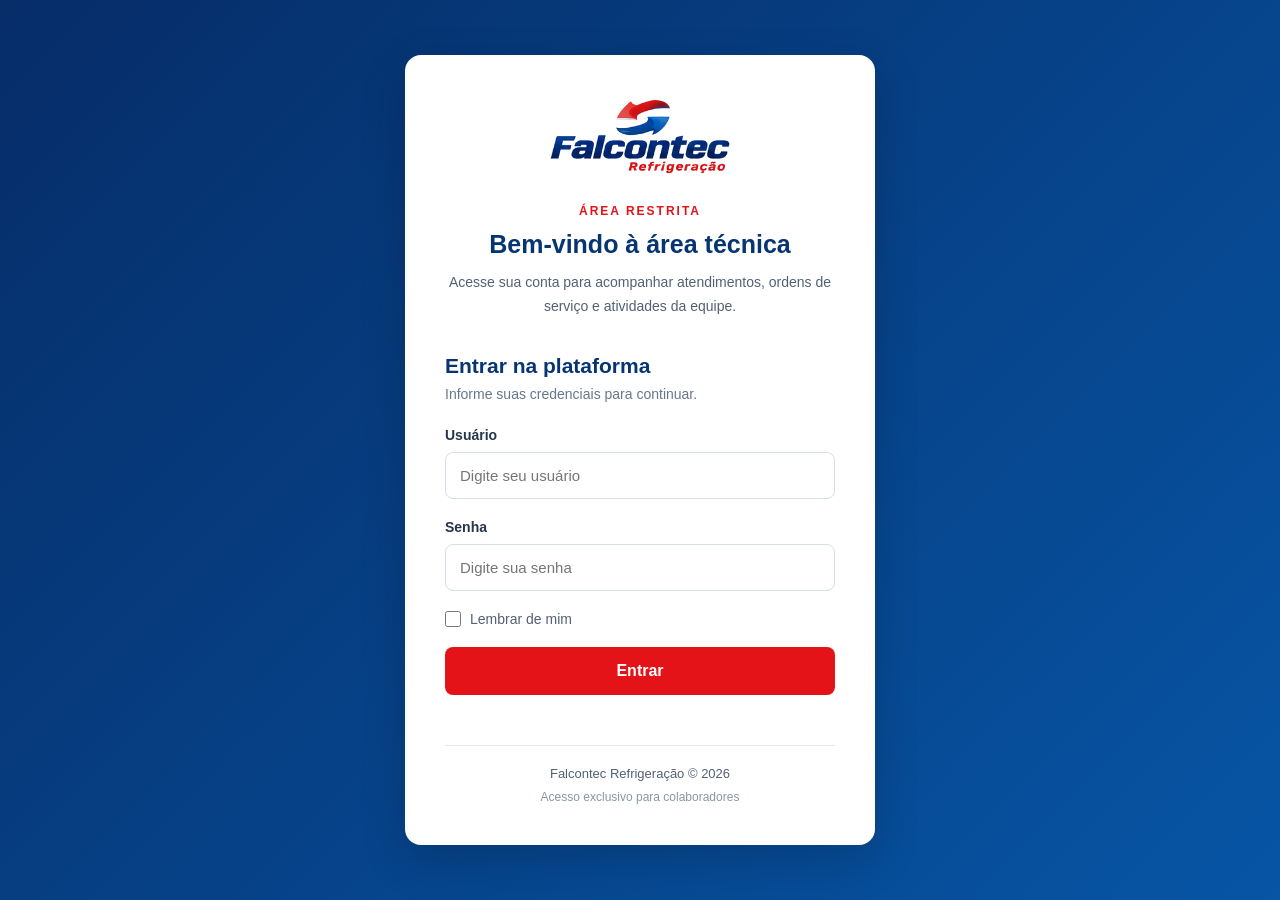
<file: FalconTec/html/pages/tecnico/painel.html>
<!doctype html>
<html lang="pt-BR">
  <head>
    <meta charset="UTF-8" />
    <meta name="viewport" content="width=device-width, initial-scale=1.0" />

    <meta
      name="description"
      content="Painel individual do técnico da Falcontec Refrigeração."
    />

    <title>Área do Técnico | Falcontec</title>

    <link rel="stylesheet" href="../../../css/style.css" />
  </head>

  <body>
    <!-- PAINEL DO TÉCNICO -->
    <main class="painel-admin">
      <!-- CABEÇALHO -->
      <header class="admin-header">
        <div class="admin-identidade">
          <img
            src="../../../img/falcontec_logo.png"
            alt="Falcontec Refrigeração"
          />

          <div>
            <span>ÁREA TÉCNICA</span>
            <h1>Painel do técnico</h1>
          </div>
        </div>

        <div class="admin-usuario">
          <div>
            <strong id="nome-tecnico-logado">Técnico</strong>
            <span>Técnico</span>
          </div>

          <button type="button" id="btn-sair">Sair</button>
        </div>
      </header>

      <!-- CONTEÚDO PRINCIPAL -->
      <section class="admin-conteudo">
        <div class="admin-boas-vindas">
          <span>FALCONTEC REFRIGERAÇÃO</span>

          <h2 id="titulo-boas-vindas">Bem-vindo à sua área técnica</h2>

          <p>
            Consulte suas ordens de serviço e acompanhe os atendimentos sob sua
            responsabilidade.
          </p>
        </div>

        <!-- RESUMO DOS ATENDIMENTOS -->
        <div class="admin-resumo">
          <article class="admin-card">
            <span>Ordens atribuídas</span>
            <strong id="total-ordens">0</strong>
            <p>Total sob sua responsabilidade</p>
          </article>

          <article class="admin-card">
            <span>Serviços pendentes</span>
            <strong id="total-pendentes">0</strong>
            <p>Aguardando atendimento</p>
          </article>

          <article class="admin-card">
            <span>Em andamento</span>
            <strong id="total-andamento">0</strong>
            <p>Atendimentos ativos</p>
          </article>

          <article class="admin-card">
            <span>Concluídos</span>
            <strong id="total-concluidos">0</strong>
            <p>Serviços finalizados</p>
          </article>
        </div>

        <!-- ORDENS DE SERVIÇO -->
        <section class="admin-secao">
          <h2>Minhas ordens de serviço</h2>

          <p>
            Aqui serão exibidos os atendimentos atribuídos a você pelo
            administrador.
          </p>

          <div id="lista-ordens-tecnico">
            <p class="admin-lista-vazia">
              Você ainda não possui ordens de serviço atribuídas.
            </p>
          </div>
        </section>
      </section>

      <!-- RODAPÉ -->
      <footer class="admin-rodape">
        <p>Falcontec Refrigeração © 2026</p>
        <span>Sistema de gerenciamento técnico</span>
      </footer>
    </main>

    <script src="../../../js/tecnico.js"></script>
  </body>
</html>
</file>
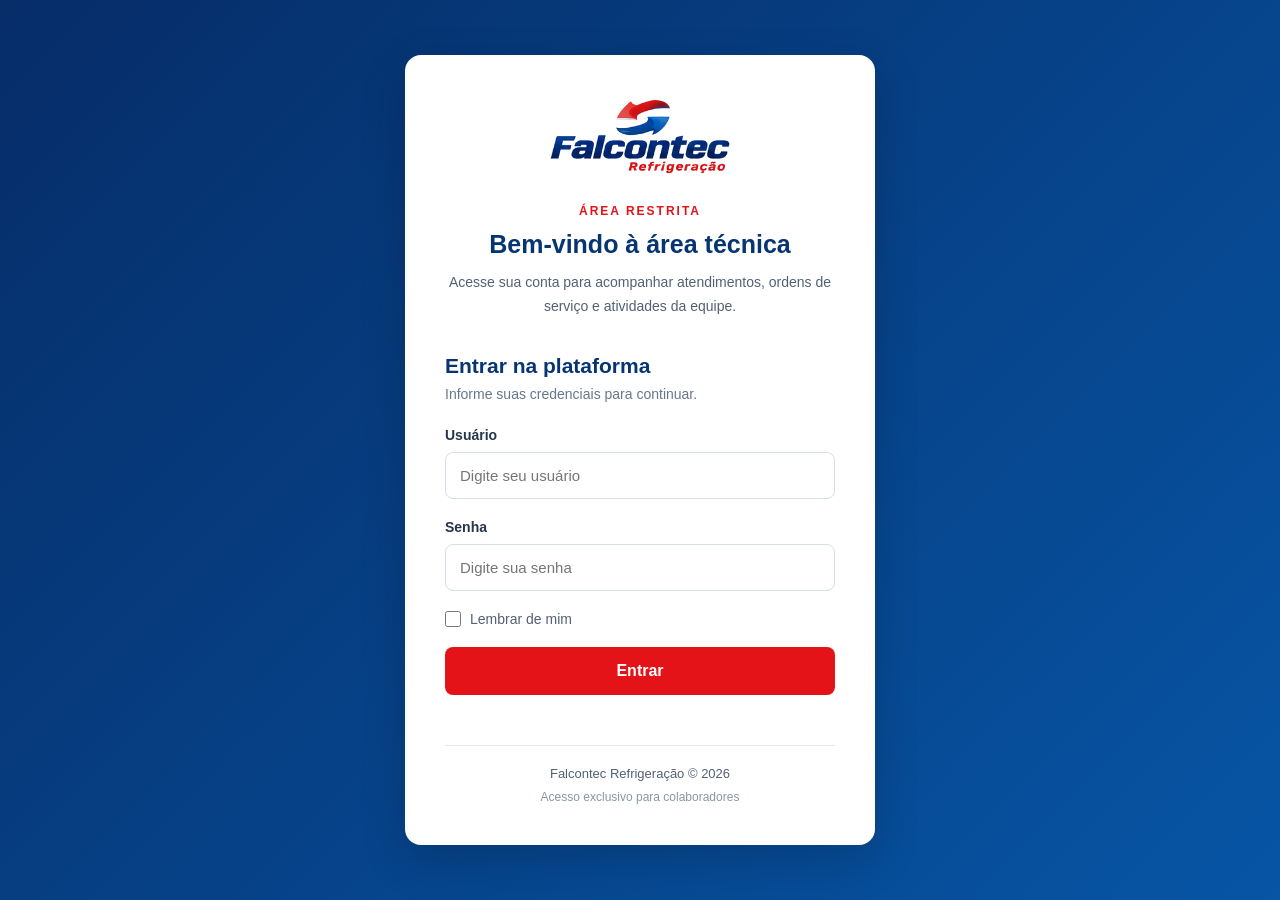
<file: FalconTec/html/pages/tecnico/tecnico.html>
<!doctype html>
<html lang="pt-BR">
  <head>
    <meta charset="UTF-8" />
    <meta name="viewport" content="width=device-width, initial-scale=1.0" />

    <meta
      name="description"
      content="Acesso exclusivo à área técnica da Falcontec Refrigeração."
    />

    <title>Login Técnico | Falcontec</title>

    <link rel="stylesheet" href="../../../css/style.css" />
  </head>

  <body>
    <!-- ÁREA DE LOGIN -->
    <main class="login-tecnico">
      <div class="login-container">
        <!-- IDENTIDADE DA EMPRESA -->
        <div class="login-identidade">
          <img
            src="../../../img/falcontec_logo.png"
            alt="Logo Falcontec Refrigeração"
          />

          <span>ÁREA RESTRITA</span>

          <h1>Bem-vindo à área técnica</h1>

          <p>
            Acesse sua conta para acompanhar atendimentos, ordens de serviço e
            atividades da equipe.
          </p>
        </div>

        <!-- FORMULÁRIO DE LOGIN -->
        <div class="login-formulario">
          <div class="login-formulario-header">
            <h2>Entrar na plataforma</h2>

            <p>Informe suas credenciais para continuar.</p>
          </div>

          <form id="form-login-tecnico">
            <div class="campo-login">
              <label for="usuario">Usuário</label>

              <input
                type="text"
                id="usuario"
                name="usuario"
                placeholder="Digite seu usuário"
                autocomplete="username"
                required
              />
            </div>

            <div class="campo-login">
              <label for="senha">Senha</label>

              <input
                type="password"
                id="senha"
                name="senha"
                placeholder="Digite sua senha"
                autocomplete="current-password"
                required
              />
            </div>

            <div class="login-opcoes">
              <label>
                <input type="checkbox" id="lembrar-login" />

                Lembrar de mim
              </label>
            </div>

            <button type="submit" class="btn-login-tecnico">Entrar</button>

            <p
              id="mensagem-login"
              class="mensagem-login"
              aria-live="polite"
            ></p>
          </form>
        </div>

        <div class="login-rodape">
          <p>Falcontec Refrigeração © 2026</p>
          <span>Acesso exclusivo para colaboradores</span>
        </div>
      </div>
    </main>
    <script src="../../../js/tecnico.js"></script>
  </body>
</html>
</file>
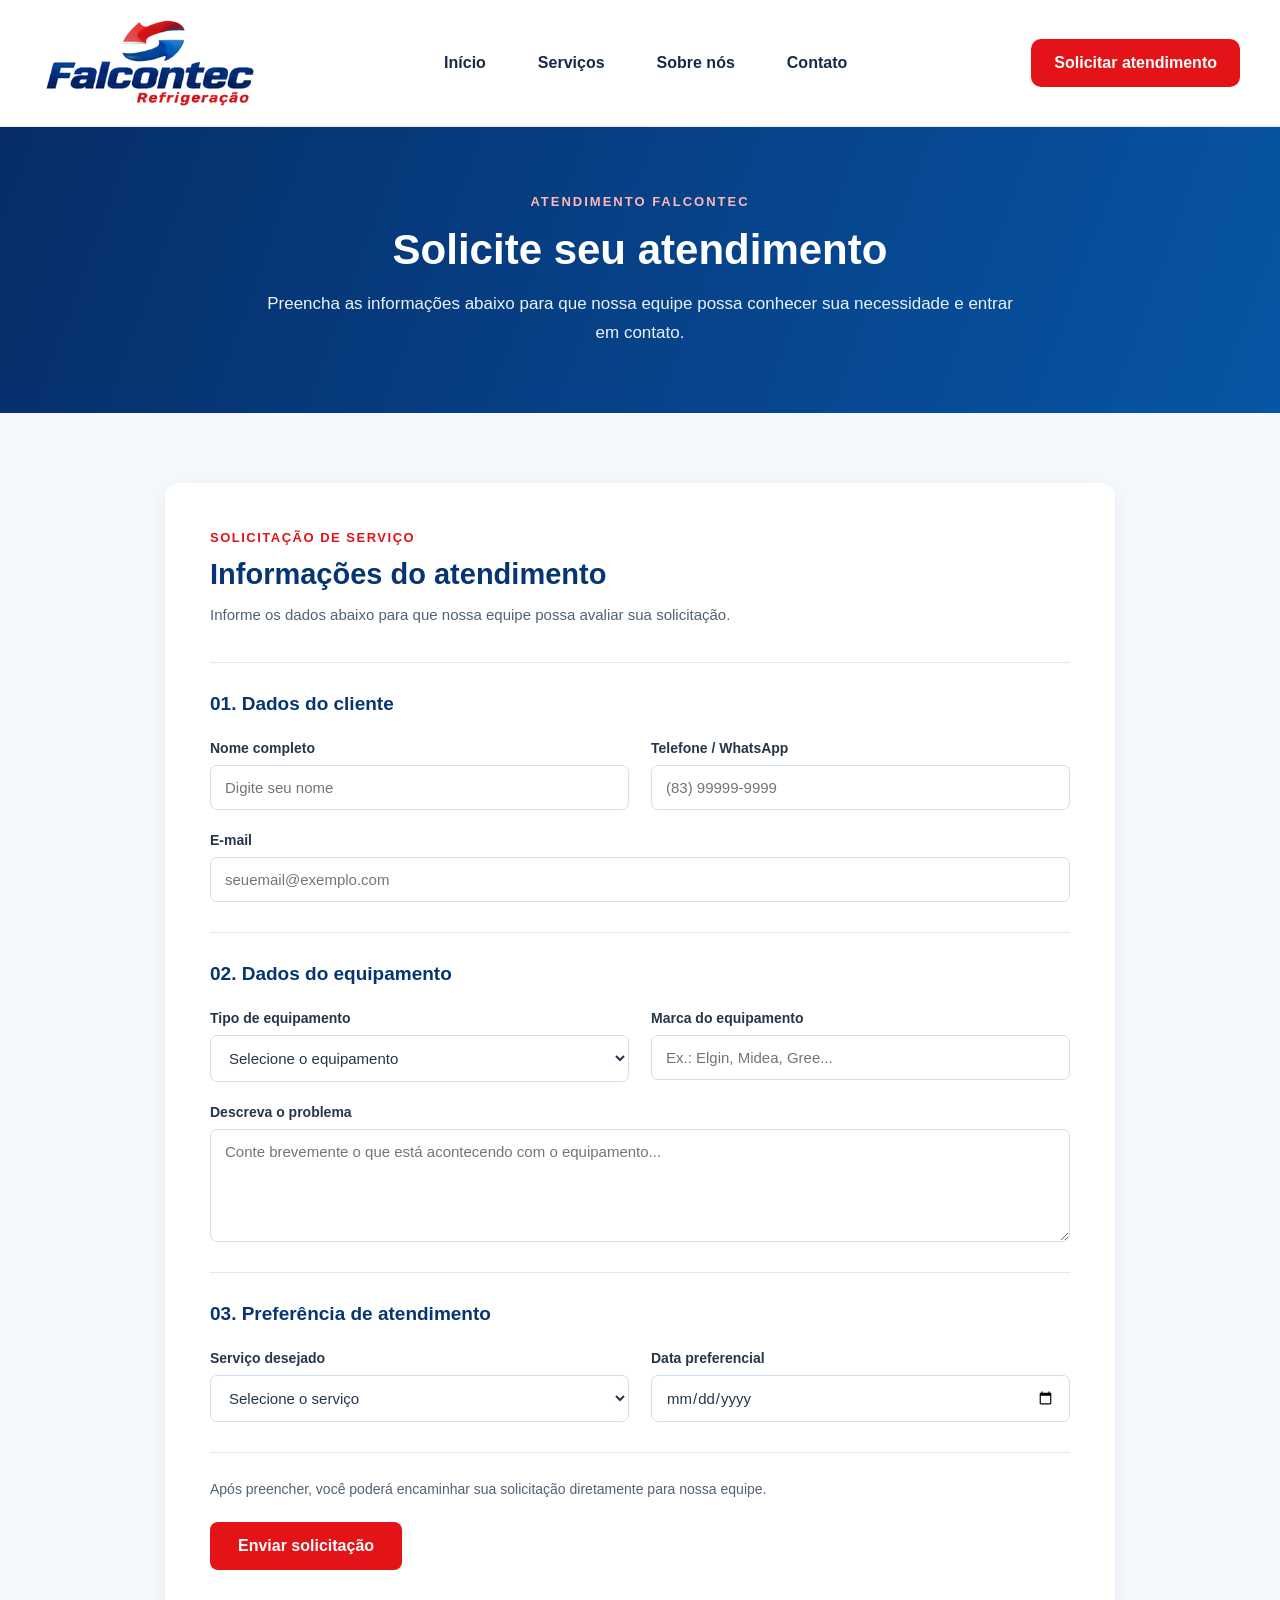
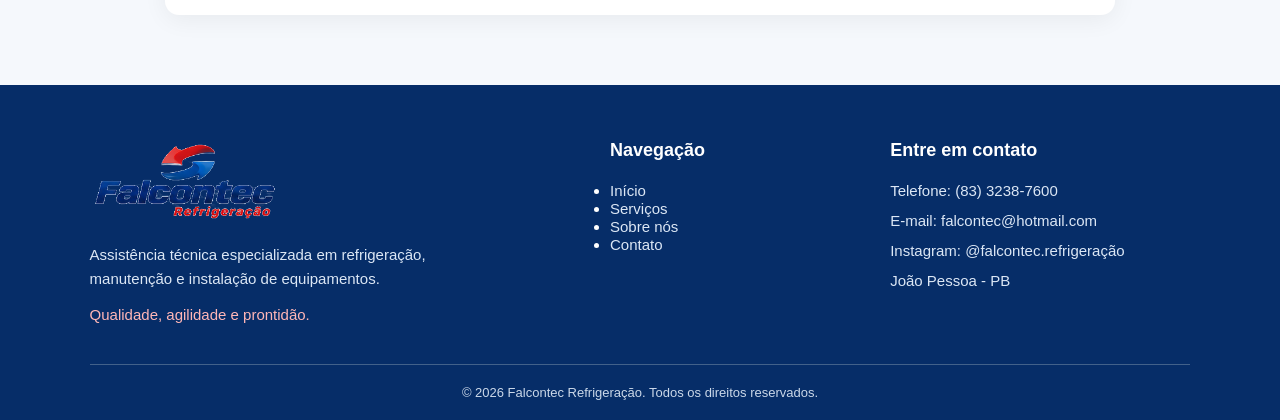
<file: FalconTec/html/pages/usuario/agendamento.html>
<!doctype html>
<html lang="pt-BR">
  <head>
    <meta charset="UTF-8" />
    <meta name="viewport" content="width=device-width, initial-scale=1.0" />
    <meta
      name="description"
      content="Solicite um atendimento técnico com a Falcontec Refrigeração."
    />

    <title>Agendamento | Falcontec Refrigeração</title>

    <link rel="stylesheet" href="../../../css/style.css" />
    <script src="../../../js/main.js" defer></script>
  </head>

  <body>
    <!-- ==========================================
         CABEÇALHO E NAVEGAÇÃO
    ========================================== -->
    <header>
      <nav class="navbar">
        <!-- LOGOTIPO -->
        <a href="../../index.html" class="logo">
          <img
            src="../../../img/falcontec_logo.png"
            alt="Falcontec Refrigeração"
          />
        </a>

        <!-- MENU PRINCIPAL -->
        <ul class="nav-links">
          <li><a href="../../index.html">Início</a></li>
          <li><a href="servicos.html">Serviços</a></li>
          <li><a href="../../index.html#sobre">Sobre nós</a></li>
          <li><a href="../../index.html#contato">Contato</a></li>
        </ul>

        <a href="agendamento.html" class="btn-agendamento ativo">
          Solicitar atendimento
        </a>
      </nav>
    </header>

    <!-- ==========================================
         CONTEÚDO PRINCIPAL
    ========================================== -->
    <main>
      <!-- APRESENTAÇÃO DA PÁGINA -->
      <section class="agendamento-banner">
        <div class="agendamento-banner-conteudo">
          <span>ATENDIMENTO FALCONTEC</span>

          <h1>Solicite seu atendimento</h1>

          <p>
            Preencha as informações abaixo para que nossa equipe possa conhecer
            sua necessidade e entrar em contato.
          </p>
        </div>
      </section>

      <!-- FORMULÁRIO DE AGENDAMENTO -->
      <section class="agendamento-container">
        <div class="agendamento-formulario">
          <!-- CABEÇALHO DO FORMULÁRIO -->
          <div class="formulario-header">
            <span>SOLICITAÇÃO DE SERVIÇO</span>
            <h2>Informações do atendimento</h2>
            <p>
              Informe os dados abaixo para que nossa equipe possa avaliar sua
              solicitação.
            </p>
          </div>

          <form id="form-agendamento">
            <!-- DADOS DO CLIENTE -->
            <div class="formulario-grupo">
              <h3>01. Dados do cliente</h3>

              <div class="formulario-campos">
                <div class="campo">
                  <label for="nome">Nome completo</label>
                  <input
                    type="text"
                    id="nome"
                    name="nome"
                    placeholder="Digite seu nome"
                    required
                  />
                </div>

                <div class="campo">
                  <label for="telefone">Telefone / WhatsApp</label>
                  <input
                    type="tel"
                    id="telefone"
                    name="telefone"
                    placeholder="(83) 99999-9999"
                    required
                  />
                </div>

                <div class="campo campo-completo">
                  <label for="email">E-mail</label>
                  <input
                    type="email"
                    id="email"
                    name="email"
                    placeholder="seuemail@exemplo.com"
                  />
                </div>
              </div>
            </div>

            <!-- DADOS DO EQUIPAMENTO -->
            <div class="formulario-grupo">
              <h3>02. Dados do equipamento</h3>

              <div class="formulario-campos">
                <div class="campo">
                  <label for="equipamento">Tipo de equipamento</label>
                  <select id="equipamento" name="equipamento" required>
                    <option value="">Selecione o equipamento</option>
                    <option value="Geladeira">Geladeira</option>
                    <option value="Freezer">Freezer</option>
                    <option value="Ar-condicionado">Ar-condicionado</option>
                    <option value="Câmara fria">Câmara fria</option>
                    <option value="Balcão refrigerado">
                      Balcão refrigerado
                    </option>
                    <option value="Máquina de gelo">Máquina de gelo</option>
                    <option value="Outro">Outro</option>
                  </select>
                </div>

                <div class="campo">
                  <label for="marca">Marca do equipamento</label>
                  <input
                    type="text"
                    id="marca"
                    name="marca"
                    placeholder="Ex.: Elgin, Midea, Gree..."
                    required
                  />
                </div>

                <div class="campo campo-completo">
                  <label for="problema">Descreva o problema</label>
                  <textarea
                    id="problema"
                    name="problema"
                    rows="5"
                    placeholder="Conte brevemente o que está acontecendo com o equipamento..."
                    required
                  ></textarea>
                </div>
              </div>
            </div>

            <!-- PREFERÊNCIA DE ATENDIMENTO -->
            <div class="formulario-grupo">
              <h3>03. Preferência de atendimento</h3>

              <div class="formulario-campos">
                <div class="campo">
                  <label for="servico">Serviço desejado</label>
                  <select id="servico" name="servico" required>
                    <option value="">Selecione o serviço</option>
                    <option value="Manutenção corretiva">
                      Manutenção corretiva
                    </option>
                    <option value="Manutenção preventiva">
                      Manutenção preventiva
                    </option>
                    <option value="Instalação">Instalação</option>
                    <option value="Avaliação técnica">Avaliação técnica</option>
                    <option value="Outro">Outro</option>
                  </select>
                </div>

                <div class="campo">
                  <label for="data">Data preferencial</label>
                  <input type="date" id="data" name="data" required />
                </div>
              </div>
            </div>

            <!-- ENVIO DA SOLICITAÇÃO -->
            <div class="formulario-acoes">
              <p>
                Após preencher, você poderá encaminhar sua solicitação
                diretamente para nossa equipe.
              </p>

              <button type="submit" class="btn-enviar-agendamento">
                Enviar solicitação
              </button>
            </div>
          </form>
        </div>
      </section>
    </main>

    <!-- ==========================================
         RODAPÉ
    ========================================== -->
    <footer class="rodape">
      <div class="rodape-conteudo">
        <!-- IDENTIDADE DA EMPRESA -->
        <div class="rodape-empresa">
          <a href="../../index.html" class="rodape-logo">
            <img
              src="../../../img/falcontec_logo.png"
              alt="Falcontec Refrigeração"
            />
          </a>

          <p>
            Assistência técnica especializada em refrigeração, manutenção e
            instalação de equipamentos.
          </p>

          <span>Qualidade, agilidade e prontidão.</span>
        </div>

        <!-- NAVEGAÇÃO -->
        <div class="rodape-links">
          <h3>Navegação</h3>

          <ul>
            <li><a href="../../index.html">Início</a></li>
            <li><a href="servicos.html">Serviços</a></li>
            <li><a href="../../index.html#sobre">Sobre nós</a></li>
            <li><a href="../../index.html#contato">Contato</a></li>
          </ul>
        </div>

        <!-- CONTATO -->
        <div class="rodape-contato">
          <h3>Entre em contato</h3>

          <p>Telefone: (83) 3238-7600</p>
          <p>E-mail: falcontec@hotmail.com</p>
          <p>Instagram: @falcontec.refrigeração</p>
          <p>João Pessoa - PB</p>
        </div>
      </div>

      <!-- DIREITOS AUTORAIS -->
      <div class="rodape-base">
        <p>© 2026 Falcontec Refrigeração. Todos os direitos reservados.</p>
      </div>
    </footer>
  </body>
</html>
</file>
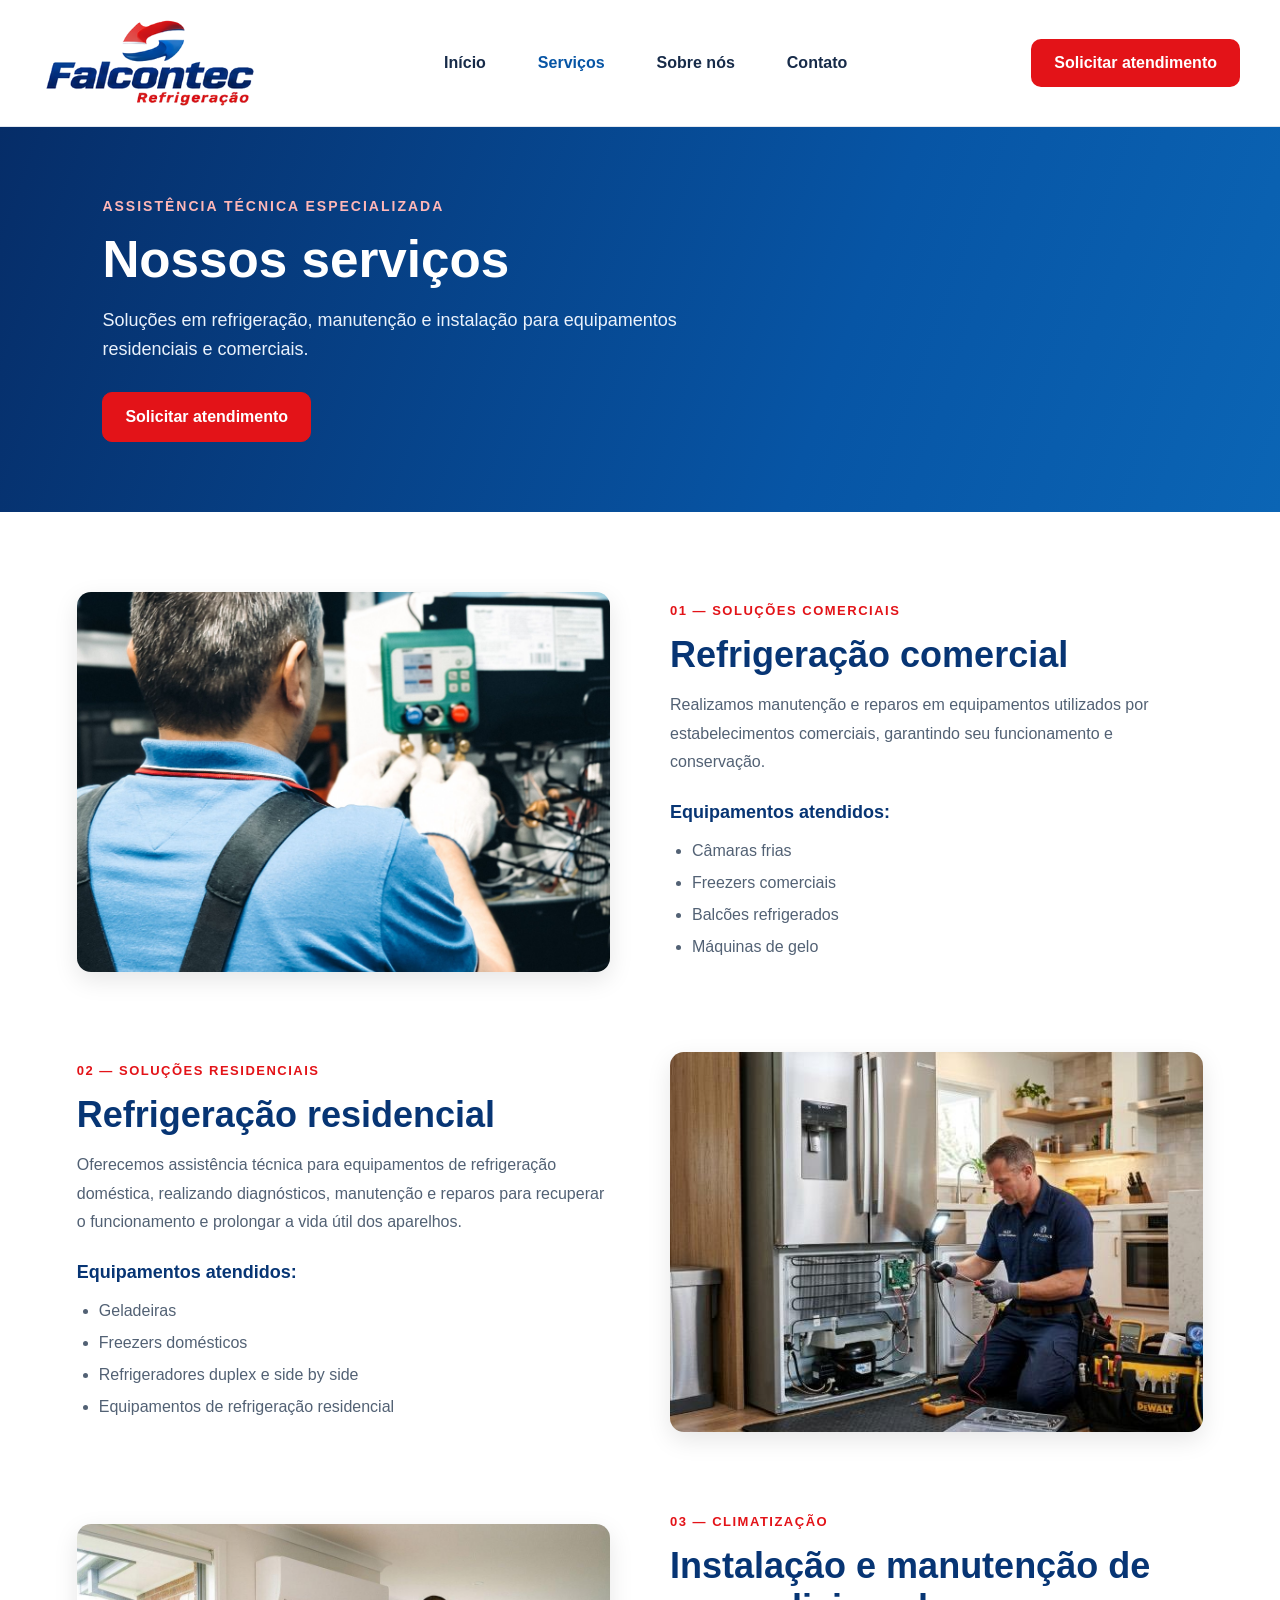
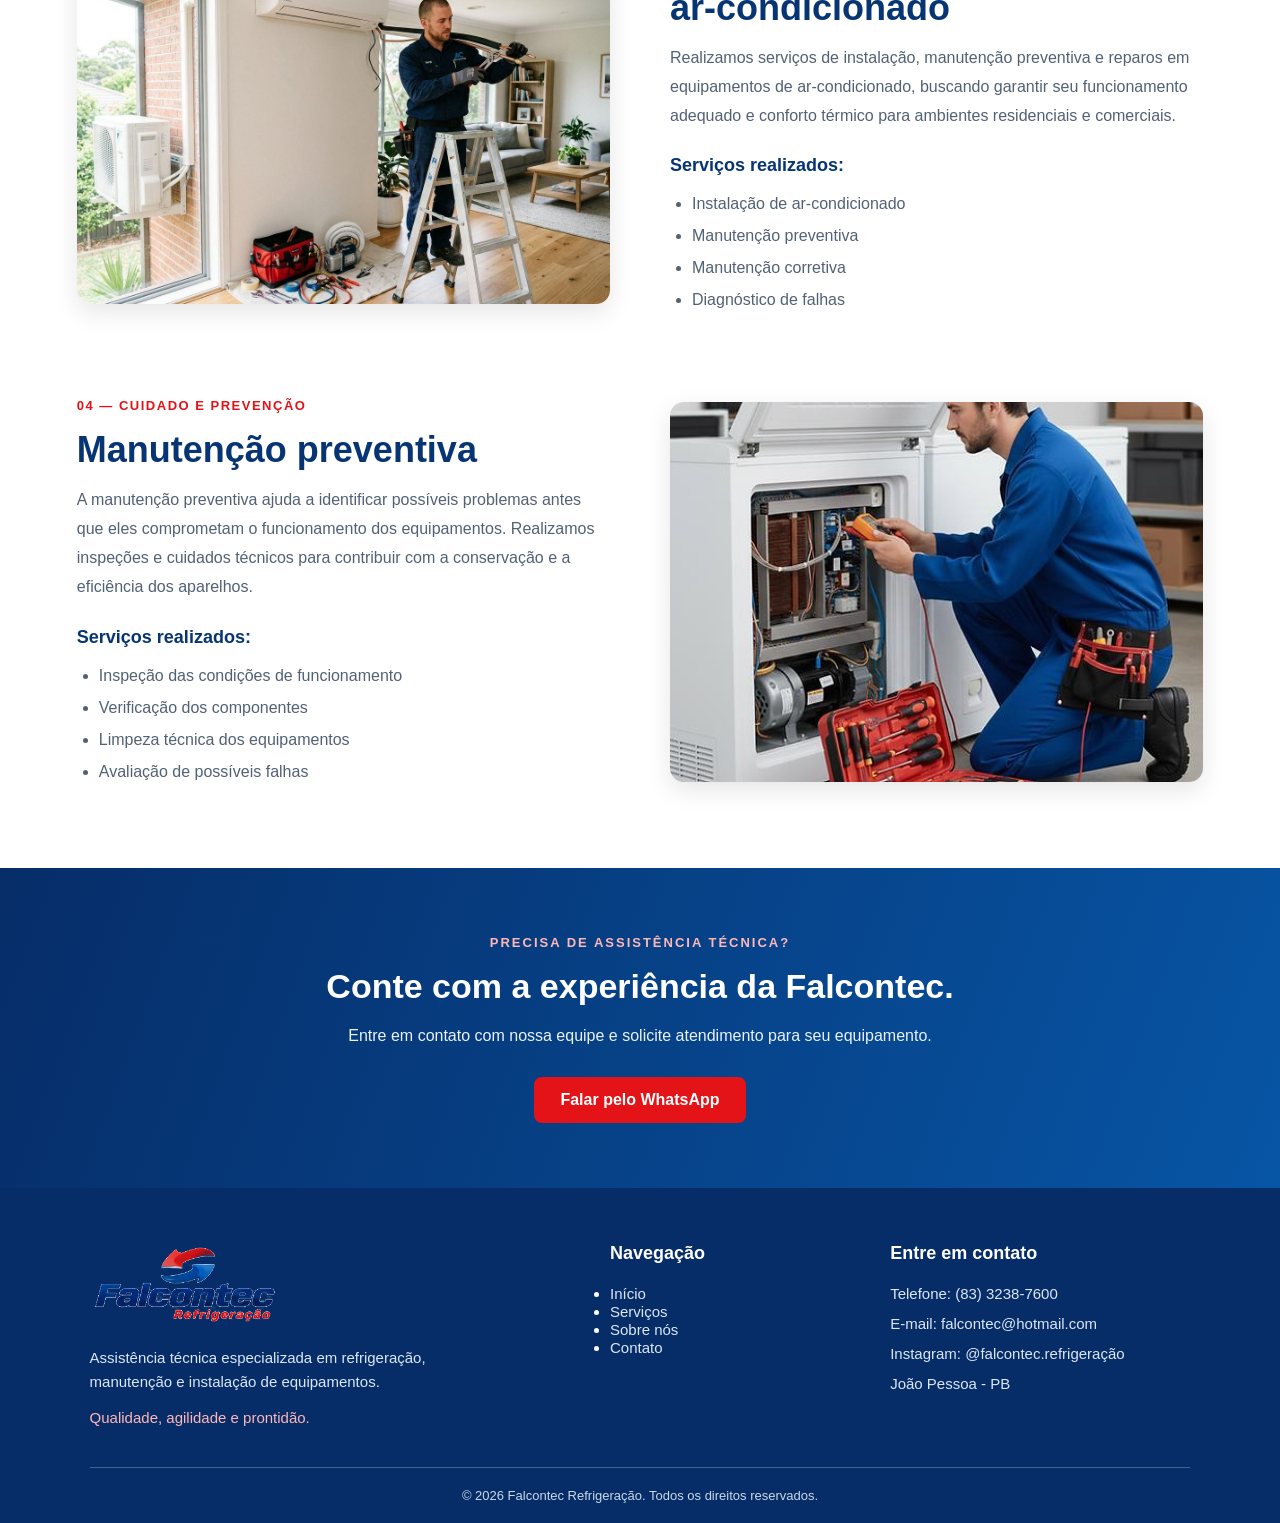
<file: FalconTec/html/pages/usuario/servicos.html>
<!doctype html>
<html lang="pt-BR">
  <head>
    <meta charset="UTF-8" />
    <meta name="viewport" content="width=device-width, initial-scale=1.0" />
    <meta
      name="description"
      content="Conheça os serviços de assistência técnica, refrigeração e manutenção da Falcontec."
    />

    <title>Serviços | Falcontec Refrigeração</title>

    <link rel="stylesheet" href="../../../css/style.css" />
    <script src="../../../js/main.js" defer></script>
  </head>

  <body>
    <header>
      <nav class="navbar">
        <a href="../../index.html" class="logo">
          <img
            src="../../../img/falcontec_logo.png"
            alt="Falcontec Refrigeração"
          />
        </a>

        <ul class="nav-links">
          <li><a href="../../index.html">Início</a></li>
          <li><a href="servicos.html" class="ativo">Serviços</a></li>
          <li><a href="../../index.html#sobre">Sobre nós</a></li>
          <li><a href="../../index.html#contato">Contato</a></li>
        </ul>

        <a href="agendamento.html" class="btn-agendamento">
          Solicitar atendimento
        </a>
      </nav>
    </header>

    <main>
      <section class="servicos-banner">
        <div class="servicos-banner-conteudo">
          <span>ASSISTÊNCIA TÉCNICA ESPECIALIZADA</span>

          <h1>Nossos serviços</h1>

          <p>
            Soluções em refrigeração, manutenção e instalação para equipamentos
            residenciais e comerciais.
          </p>

          <a href="agendamento.html" class="btn-primary">
            Solicitar atendimento
          </a>
        </div>
      </section>

      <section class="servico-detalhado">
        <div class="servico-detalhado-imagem">
          <img
            src="../../../img/refrigeracao-comercial.jpg"
            alt="Equipamentos de refrigeração comercial"
          />
        </div>

        <div class="servico-detalhado-conteudo">
          <span>01 — SOLUÇÕES COMERCIAIS</span>

          <h2>Refrigeração comercial</h2>

          <p>
            Realizamos manutenção e reparos em equipamentos utilizados por
            estabelecimentos comerciais, garantindo seu funcionamento e
            conservação.
          </p>

          <h3>Equipamentos atendidos:</h3>

          <ul>
            <li>Câmaras frias</li>
            <li>Freezers comerciais</li>
            <li>Balcões refrigerados</li>
            <li>Máquinas de gelo</li>
          </ul>
        </div>
      </section>

      <!-- SERVIÇO 02: REFRIGERAÇÃO RESIDENCIAL -->
      <section class="servico-detalhado">
        <div class="servico-detalhado-conteudo">
          <span>02 — SOLUÇÕES RESIDENCIAIS</span>

          <h2>Refrigeração residencial</h2>

          <p>
            Oferecemos assistência técnica para equipamentos de refrigeração
            doméstica, realizando diagnósticos, manutenção e reparos para
            recuperar o funcionamento e prolongar a vida útil dos aparelhos.
          </p>

          <h3>Equipamentos atendidos:</h3>

          <ul>
            <li>Geladeiras</li>
            <li>Freezers domésticos</li>
            <li>Refrigeradores duplex e side by side</li>
            <li>Equipamentos de refrigeração residencial</li>
          </ul>
        </div>

        <div class="servico-detalhado-imagem">
          <img
            src="../../../img/refrigeracao-residencial.jpg"
            alt="Equipamento de refrigeração residencial"
          />
        </div>
      </section>

      <!-- ==========================================
           SERVIÇO 03: AR-CONDICIONADO
      ========================================== -->
      <section class="servico-detalhado">
        <!-- IMAGEM DO SERVIÇO -->
        <div class="servico-detalhado-imagem">
          <img
            src="../../../img/ar-condicionado.jpg"
            alt="Equipamento de ar-condicionado"
          />
        </div>

        <!-- INFORMAÇÕES DO SERVIÇO -->
        <div class="servico-detalhado-conteudo">
          <span>03 — CLIMATIZAÇÃO</span>

          <h2>Instalação e manutenção de ar-condicionado</h2>

          <p>
            Realizamos serviços de instalação, manutenção preventiva e reparos
            em equipamentos de ar-condicionado, buscando garantir seu
            funcionamento adequado e conforto térmico para ambientes
            residenciais e comerciais.
          </p>

          <h3>Serviços realizados:</h3>

          <ul>
            <li>Instalação de ar-condicionado</li>
            <li>Manutenção preventiva</li>
            <li>Manutenção corretiva</li>
            <li>Diagnóstico de falhas</li>
          </ul>
        </div>
      </section>

      <!-- ==========================================
           SERVIÇO 04: MANUTENÇÃO PREVENTIVA
      ========================================== -->
      <section class="servico-detalhado">
        <!-- INFORMAÇÕES DO SERVIÇO -->
        <div class="servico-detalhado-conteudo">
          <span>04 — CUIDADO E PREVENÇÃO</span>

          <h2>Manutenção preventiva</h2>

          <p>
            A manutenção preventiva ajuda a identificar possíveis problemas
            antes que eles comprometam o funcionamento dos equipamentos.
            Realizamos inspeções e cuidados técnicos para contribuir com a
            conservação e a eficiência dos aparelhos.
          </p>

          <h3>Serviços realizados:</h3>

          <ul>
            <li>Inspeção das condições de funcionamento</li>
            <li>Verificação dos componentes</li>
            <li>Limpeza técnica dos equipamentos</li>
            <li>Avaliação de possíveis falhas</li>
          </ul>
        </div>

        <!-- IMAGEM DO SERVIÇO -->
        <div class="servico-detalhado-imagem">
          <img
            src="../../../img/manutencao-preventiva.jpg"
            alt="Técnico realizando manutenção preventiva"
          />
        </div>
      </section>

      <!-- ==========================================
           CHAMADA FINAL PARA ATENDIMENTO
      ========================================== -->
      <section class="chamada-atendimento">
        <div class="chamada-atendimento-conteudo">
          <span>PRECISA DE ASSISTÊNCIA TÉCNICA?</span>

          <h2>Conte com a experiência da Falcontec.</h2>

          <p>
            Entre em contato com nossa equipe e solicite atendimento para seu
            equipamento.
          </p>

          <a
            href="https://wa.me/558332387600"
            class="btn-chamada-atendimento"
            target="_blank"
            rel="noopener noreferrer"
          >
            Falar pelo WhatsApp
          </a>
        </div>
      </section>
    </main>

    <!-- ==========================================
         RODAPÉ DA PÁGINA
    ========================================== -->
    <footer class="rodape">
      <div class="rodape-conteudo">
        <!-- IDENTIDADE DA EMPRESA -->
        <div class="rodape-empresa">
          <a href="../../index.html" class="rodape-logo">
            <img
              src="../../../img/falcontec_logo.png"
              alt="Falcontec Refrigeração"
            />
          </a>

          <p>
            Assistência técnica especializada em refrigeração, manutenção e
            instalação de equipamentos.
          </p>

          <span>Qualidade, agilidade e prontidão.</span>
        </div>

        <!-- LINKS DE NAVEGAÇÃO -->
        <div class="rodape-links">
          <h3>Navegação</h3>

          <ul>
            <li><a href="../../index.html">Início</a></li>
            <li><a href="servicos.html">Serviços</a></li>
            <li><a href="../../index.html#sobre">Sobre nós</a></li>
            <li><a href="../../index.html#contato">Contato</a></li>
          </ul>
        </div>

        <!-- INFORMAÇÕES DE CONTATO -->
        <div class="rodape-contato">
          <h3>Entre em contato</h3>

          <p>Telefone: (83) 3238-7600</p>
          <p>E-mail: falcontec@hotmail.com</p>
          <p>Instagram: @falcontec.refrigeração</p>
          <p>João Pessoa - PB</p>
        </div>
      </div>

      <!-- DIREITOS AUTORAIS -->
      <div class="rodape-base">
        <p>© 2026 Falcontec Refrigeração. Todos os direitos reservados.</p>
      </div>
    </footer>
  </body>
</html>
</file>
<file: FalconTec/css/style.css>
/* ==========================================
   ARQUIVO: style.css
   ESTILIZAÇÃO GERAL DO SITE FALCONTEC
========================================== */

/* ==========================================
   CONFIGURAÇÕES GERAIS
========================================== */

* {
  margin: 0;
  padding: 0;
  box-sizing: border-box;
}

/* Variáveis de cores do projeto */
:root {
  --azul-escuro: #073574;
  --azul-principal: #0755a5;
  --azul-claro: #eaf2fc;
  --vermelho: #e31318;
  --branco: #ffffff;
  --texto: #172b49;
}

/* Configurações principais do documento */
body {
  font-family: Arial, Helvetica, sans-serif;
  background-color: var(--branco);
  color: var(--texto);
}

/* Padronização dos links */
a {
  text-decoration: none;
  color: inherit;
}

/* ==========================================
   CABEÇALHO E MENU DE NAVEGAÇÃO
========================================== */

header {
  background-color: var(--branco);
  border-bottom: 1px solid #e2e8f0;
}

/* Organização dos elementos do cabeçalho */
.navbar {
  max-width: 1500px;
  min-height: 105px;
  margin: auto;
  padding: 15px 40px;

  display: flex;
  align-items: center;
  justify-content: space-between;
  gap: 35px;
}

/* Logo da Falcontec */
.logo {
  display: flex;
  align-items: center;
  flex-shrink: 0;
}

.logo img {
  width: 220px;
  height: auto;
  display: block;
  object-fit: contain;
}

/* Organização dos links de navegação */
.nav-links {
  list-style: none;
  display: flex;
  align-items: center;
  gap: 12px;
}

/* Aparência dos links */
.nav-links a {
  display: block;
  padding: 14px 20px;
  border-radius: 10px;

  font-size: 16px;
  font-weight: 600;

  transition: 0.2s;
}

/* Efeito ao passar o mouse */
.nav-links a:hover {
  background-color: var(--azul-claro);
  color: var(--azul-principal);
}

/* Destaque somente da página atualmente acessada */
.nav-links a.ativo {
  color: var(--azul-principal);
  font-weight: bold;
}

/* Botão de solicitação de atendimento */
.btn-agendamento {
  background-color: var(--vermelho);
  color: var(--branco);

  padding: 15px 23px;
  border-radius: 10px;

  font-size: 16px;
  font-weight: 700;
  white-space: nowrap;

  transition: 0.2s;
}

/* Efeito dos botões ao passar o mouse */
.btn-agendamento:hover,
.btn-primary:hover {
  background-color: #bd1015;
}

/* ==========================================
   BANNER PRINCIPAL (HERO)
========================================== */

.hero {
  min-height: 490px;
  background: linear-gradient(110deg, #062d68 0%, #06458f 48%, #0b65b5 100%);

  display: grid;
  grid-template-columns: 1fr 0.9fr;
  align-items: center;

  overflow: hidden;
  position: relative;
}

/* Conteúdo textual do banner */
.hero-content {
  padding: 65px 0 65px 6%;
  color: var(--branco);
  position: relative;
  z-index: 2;
}

/* Identificação da área de atuação */
.hero-tag {
  display: inline-block;
  padding: 9px 17px;
  margin-bottom: 22px;

  border: 1px solid var(--branco);
  border-radius: 30px;

  font-size: 15px;
  font-weight: 600;
}

/* Título principal */
.hero h1 {
  max-width: 700px;
  margin-bottom: 20px;

  font-size: clamp(38px, 4vw, 58px);
  line-height: 1.08;
  font-weight: 800;
  letter-spacing: -1.5px;
}

/* Texto descritivo */
.hero p {
  max-width: 570px;
  margin-bottom: 30px;

  font-size: 19px;
  line-height: 1.5;
  color: #f0f5ff;
}

/* Organização dos botões */
.hero-buttons {
  display: flex;
  align-items: center;
  gap: 16px;
  flex-wrap: wrap;
}

/* Estilo compartilhado dos botões */
.btn-primary,
.btn-secondary {
  display: inline-block;
  padding: 15px 22px;
  border-radius: 10px;

  font-size: 16px;
  font-weight: 700;

  transition: 0.2s;
}

/* Botão principal */
.btn-primary {
  background-color: var(--vermelho);
  color: var(--branco);
  border: 1px solid var(--vermelho);
}

/* Botão secundário */
.btn-secondary {
  background-color: transparent;
  color: var(--branco);
  border: 1px solid var(--branco);
}

.btn-secondary:hover {
  background-color: var(--branco);
  color: var(--azul-escuro);
}

/* ==========================================
   IMAGEM DO BANNER PRINCIPAL
========================================== */

/* Área que contém a imagem */
.hero-image {
  height: 100%;
  min-height: 490px;
  position: relative;
}

/* Degradê para integrar a imagem ao fundo */
.hero-image::before {
  content: "";
  position: absolute;
  inset: 0;
  z-index: 1;

  background: linear-gradient(90deg, #06458f 0%, transparent 45%);
}

/* Ajuste da imagem */
.hero-image img {
  width: 100%;
  height: 100%;
  display: block;
  object-fit: cover;
  object-position: center;
}

/* ==========================================
   RESPONSIVIDADE DO CABEÇALHO E BANNER
========================================== */

/* Telas intermediárias */
@media (max-width: 1050px) {
  .navbar {
    padding: 15px 25px;
    gap: 15px;
  }

  .logo {
    font-size: 29px;
  }

  .nav-links {
    gap: 3px;
  }

  .nav-links a {
    padding: 12px;
    font-size: 14px;
  }

  .btn-agendamento {
    padding: 13px 15px;
    font-size: 14px;
  }
}

/* Celulares e telas menores */
@media (max-width: 760px) {
  .navbar {
    flex-wrap: wrap;
    justify-content: center;
    gap: 15px;
  }

  .nav-links {
    width: 100%;
    justify-content: center;
    flex-wrap: wrap;
  }

  .hero {
    grid-template-columns: 1fr;
  }

  .hero-content {
    padding: 55px 7%;
  }

  .hero-image {
    min-height: 300px;
  }

  .hero h1 {
    font-size: 38px;
  }

  .hero p {
    font-size: 17px;
  }
}

/* ==========================================
   DIFERENCIAIS DA FALCONTEC
========================================== */

.diferenciais {
  display: grid;
  grid-template-columns: repeat(4, 1fr);
  align-items: center;

  background-color: #f1f5fc;
  padding: 35px 5%;
  gap: 25px;
}

/* Organização dos cartões */
.diferencial {
  display: flex;
  align-items: center;
  gap: 18px;

  min-height: 85px;
  padding: 5px 20px;
  border-right: 1px solid #b7c9e2;
}

/* Remove a divisória do último cartão */
.diferencial:last-child {
  border-right: none;
}

/* Ícones dos diferenciais */
.diferencial-icon {
  flex-shrink: 0;
  color: #073b91;
  font-size: 43px;
  font-weight: bold;
}

/* Títulos e descrições */
.diferencial h2 {
  color: #082f70;
  font-size: 18px;
  margin-bottom: 7px;
}

.diferencial p {
  color: #263c5c;
  font-size: 15px;
  line-height: 1.4;
}

/* Adaptação para telas intermediárias */
@media (max-width: 900px) {
  .diferenciais {
    grid-template-columns: repeat(2, 1fr);
  }

  .diferencial:nth-child(2) {
    border-right: none;
  }
}

/* Adaptação para celulares */
@media (max-width: 550px) {
  .diferenciais {
    grid-template-columns: 1fr;
  }

  .diferencial {
    border-right: none;
    border-bottom: 1px solid #b7c9e2;
    padding: 15px 5px;
  }

  .diferencial:last-child {
    border-bottom: none;
  }
}

/* ==========================================
   DESTAQUE DOS SERVIÇOS NA PÁGINA INICIAL
========================================== */

.servicos-destaque {
  background-color: #073574;
  padding: 70px 6%;
  text-align: center;
}

/* Cabeçalho da seção */
.servicos-header {
  margin-bottom: 40px;
}

.servicos-header span {
  color: #ffb7b7;
  font-size: 14px;
  font-weight: bold;
  letter-spacing: 2px;
}

.servicos-header h2 {
  color: #ffffff;
  font-size: 38px;
  margin: 12px 0;
}

.servicos-header p {
  color: #e3edfa;
  font-size: 17px;
}

/* Grade de cartões */
.servicos-grid {
  max-width: 1350px;
  margin: 0 auto 40px;

  display: grid;
  grid-template-columns: repeat(4, 1fr);
  gap: 22px;
}

/* Cartões individuais */
.servico-card {
  background-color: #ffffff;
  border-radius: 12px;
  overflow: hidden;
  text-align: left;
  transition: transform 0.2s;
}

/* Efeito ao passar o mouse */
.servico-card:hover {
  transform: translateY(-5px);
}

/* Imagens dos cartões */
.servico-card img {
  width: 100%;
  height: 190px;
  object-fit: cover;
  display: block;
}

/* Conteúdo dos cartões */
.servico-info {
  padding: 22px;
}

.servico-info h3 {
  color: #073574;
  font-size: 19px;
  margin-bottom: 12px;
}

.servico-info p {
  color: #526174;
  font-size: 15px;
  line-height: 1.5;
}

/* Botão para acessar a página de serviços */
.btn-ver-servicos {
  display: inline-block;
  background-color: #e31318;
  color: #ffffff;
  padding: 14px 24px;
  border-radius: 8px;
  font-size: 16px;
  font-weight: bold;
  transition: 0.2s;
}

.btn-ver-servicos:hover {
  background-color: #bd1015;
}

/* Adaptação dos cartões para telas intermediárias */
@media (max-width: 1000px) {
  .servicos-grid {
    grid-template-columns: repeat(2, 1fr);
  }
}

/* Adaptação dos cartões para celulares */
@media (max-width: 550px) {
  .servicos-grid {
    grid-template-columns: 1fr;
  }

  .servicos-header h2 {
    font-size: 30px;
  }
}

/* ==========================================
   SEÇÃO SOBRE A FALCONTEC
========================================== */

.sobre {
  max-width: 1450px;
  margin: auto;
  padding: 90px 6%;

  display: grid;
  grid-template-columns: 1fr 1fr;
  align-items: center;
  gap: 65px;
}

/* Área de conteúdo textual */
.sobre-conteudo {
  max-width: 600px;
}

/* Identificação da seção */
.sobre-tag {
  color: var(--vermelho);
  font-size: 14px;
  font-weight: bold;
  letter-spacing: 1.5px;
}

/* Título e textos */
.sobre-conteudo h2 {
  color: var(--azul-escuro);
  font-size: 38px;
  line-height: 1.2;
  margin: 18px 0 22px;
}

.sobre-conteudo p {
  color: #526174;
  font-size: 17px;
  line-height: 1.7;
  margin-bottom: 16px;
}

/* Destaque dos anos de experiência */
.sobre-destaque {
  display: flex;
  align-items: center;
  gap: 16px;
  margin-top: 30px;
}

.sobre-destaque strong {
  color: var(--vermelho);
  font-size: 52px;
  line-height: 1;
}

.sobre-destaque span {
  max-width: 150px;
  color: var(--azul-escuro);
  font-size: 16px;
  font-weight: bold;
}

/* Imagem da equipe */
.sobre-imagem {
  height: 400px;
  overflow: hidden;
  border-radius: 14px;
}

.sobre-imagem img {
  width: 100%;
  height: 100%;
  display: block;
  object-fit: cover;
}

/* Adaptação para telas menores */
@media (max-width: 760px) {
  .sobre {
    grid-template-columns: 1fr;
    gap: 35px;
    padding: 60px 7%;
  }

  .sobre-conteudo h2 {
    font-size: 32px;
  }

  .sobre-imagem {
    height: 300px;
  }
}

/* ==========================================
   SEÇÃO DE CONTATO
========================================== */

.contato {
  background-color: #f1f5fc;
  padding: 85px 7%;

  display: grid;
  grid-template-columns: 1.2fr 0.8fr;
  align-items: center;
  gap: 70px;
}

/* Identificação da seção */
.contato-tag {
  color: var(--vermelho);
  font-size: 14px;
  font-weight: bold;
  letter-spacing: 1.5px;
}

/* Título e descrição */
.contato-conteudo h2 {
  color: var(--azul-escuro);
  font-size: 38px;
  margin: 15px 0;
}

.contato-conteudo > p {
  color: #526174;
  font-size: 17px;
  line-height: 1.6;
  max-width: 550px;
}

/* Organização das informações */
.contato-informacoes {
  display: grid;
  gap: 25px;
  margin-top: 35px;
}

/* Ícones e dados de contato */
.contato-item {
  display: flex;
  align-items: flex-start;
  gap: 18px;
}

.contato-icone {
  color: var(--azul-principal);
  font-size: 28px;
  font-weight: bold;
  width: 35px;
  text-align: center;
}

/* Títulos e textos das informações */
.contato-item h3 {
  color: var(--azul-escuro);
  font-size: 17px;
  margin-bottom: 6px;
}

.contato-item p {
  color: #526174;
  font-size: 15px;
  line-height: 1.5;
}

/* Cartão de atendimento pelo WhatsApp */
.contato-card {
  background-color: var(--azul-escuro);
  color: white;
  padding: 40px;
  border-radius: 14px;
  box-shadow: 0 12px 30px rgba(7, 53, 116, 0.15);
}

.contato-card h3 {
  font-size: 25px;
  margin-bottom: 15px;
}

.contato-card p {
  color: #e3edfa;
  font-size: 16px;
  line-height: 1.6;
  margin-bottom: 28px;
}

/* Botão do WhatsApp */
.btn-whatsapp {
  display: inline-block;
  background-color: #20a85a;
  color: white;
  padding: 15px 20px;
  border-radius: 8px;
  font-weight: bold;
  font-size: 15px;
  text-align: center;
  transition: 0.2s;
}

.btn-whatsapp:hover {
  background-color: #168447;
}

/* Adaptação para celulares */
@media (max-width: 760px) {
  .contato {
    grid-template-columns: 1fr;
    gap: 40px;
    padding: 60px 7%;
  }

  .contato-conteudo h2 {
    font-size: 32px;
  }

  .contato-card {
    padding: 30px;
  }
}

/* ==========================================
   RODAPÉ DO SITE
========================================== */

.rodape {
  background-color: #062d68;
  color: #ffffff;
  padding: 55px 7% 20px;
}

/* Organização das colunas do rodapé */
.rodape-conteudo {
  max-width: 1400px;
  margin: auto;
  display: grid;
  grid-template-columns: 1.5fr 0.7fr 1fr;
  gap: 70px;
  padding-bottom: 40px;
}

/* Logo no rodapé */
.rodape-logo img {
  width: 190px;
  height: auto;
  display: block;
  margin-bottom: 20px;
}

/* Descrição institucional e slogan */
.rodape-empresa p {
  max-width: 400px;
  color: #dce7f5;
  font-size: 15px;
  line-height: 1.6;
  margin-bottom: 15px;
}

.rodape-empresa span {
  color: #ffb7b7;
  font-size: 15px;
}

/* Colunas de navegação e contato */
.rodape-links,
.rodape-contato {
  display: flex;
  flex-direction: column;
  align-items: flex-start;
  gap: 13px;
}

/* Títulos das colunas */
.rodape h3 {
  font-size: 18px;
  margin-bottom: 8px;
}

/* Links e informações de contato */
.rodape-links a,
.rodape-contato p {
  color: #dce7f5;
  font-size: 15px;
  transition: 0.2s;
}

/* Efeito dos links */
.rodape-links a:hover {
  color: #ff7777;
}

/* Direitos autorais */
.rodape-base {
  border-top: 1px solid #42618a;
  padding-top: 20px;
  text-align: center;
}

.rodape-base p {
  color: #cbd8e9;
  font-size: 13px;
}

/* Adaptação do rodapé para telas menores */
@media (max-width: 760px) {
  .rodape-conteudo {
    grid-template-columns: 1fr;
    gap: 35px;
  }
}

/* ==========================================
   PÁGINA: servicos.html
   ESTILIZAÇÃO DOS SERVIÇOS DETALHADOS
========================================== */

/* Organização da imagem e das informações */

/* ==========================================
   SERVIÇO DETALHADO
   REFRIGERAÇÃO COMERCIAL
========================================== */

.servico-detalhado {
  max-width: 1350px;
  margin: 80px auto;
  padding: 0 6%;

  display: grid;
  grid-template-columns: 1fr 1fr;
  align-items: center;
  gap: 60px;
}

/* Imagem do serviço */
.servico-detalhado-imagem {
  height: 380px;
  overflow: hidden;
  border-radius: 14px;
  box-shadow: 0 8px 25px rgba(0, 0, 0, 0.1);
}

.servico-detalhado-imagem img {
  width: 100%;
  height: 100%;
  display: block;
  object-fit: cover;
  transition: transform 0.4s ease;
}

/* Efeito suave na imagem */
.servico-detalhado-imagem:hover img {
  transform: scale(1.04);
}

/* Identificação do serviço */
.servico-detalhado-conteudo > span {
  color: var(--vermelho);
  font-size: 13px;
  font-weight: bold;
  letter-spacing: 1.5px;
}

/* Título */
.servico-detalhado-conteudo h2 {
  color: var(--azul-escuro);
  font-size: 36px;
  margin: 15px 0;
}

/* Descrição */
.servico-detalhado-conteudo p {
  color: #526174;
  font-size: 16px;
  line-height: 1.8;
  margin-bottom: 25px;
}

/* Subtítulo dos equipamentos */
.servico-detalhado-conteudo h3 {
  color: var(--azul-escuro);
  font-size: 18px;
  margin-bottom: 12px;
}

/* Equipamentos atendidos */
.servico-detalhado-conteudo ul {
  padding-left: 22px;
  color: #526174;
  line-height: 2;
}

/* Responsividade */
@media (max-width: 760px) {
  .servico-detalhado {
    grid-template-columns: 1fr;
    gap: 30px;
    margin: 50px auto;
  }

  .servico-detalhado-imagem {
    height: 280px;
  }

  .servico-detalhado-conteudo h2 {
    font-size: 29px;
  }
}

/* ==========================================
   BANNER PRINCIPAL DA PÁGINA DE SERVIÇOS
========================================== */

.servicos-banner {
  min-height: 350px;
  padding: 70px 8%;

  display: flex;
  align-items: center;

  background: linear-gradient(110deg, #062d68 0%, #0755a5 65%, #0b65b5 100%);
}

/* Organização do conteúdo do banner */
.servicos-banner-conteudo {
  max-width: 750px;
  color: var(--branco);
}

/* Identificação da página */
.servicos-banner-conteudo span {
  display: inline-block;
  margin-bottom: 18px;

  color: #ffb7b7;
  font-size: 14px;
  font-weight: bold;
  letter-spacing: 2px;
}

/* Título principal */
.servicos-banner-conteudo h1 {
  margin-bottom: 18px;

  font-size: clamp(38px, 4vw, 52px);
  line-height: 1.1;
  font-weight: 800;
}

/* Texto descritivo */
.servicos-banner-conteudo p {
  max-width: 650px;
  margin-bottom: 28px;

  color: #eaf2fc;
  font-size: 18px;
  line-height: 1.6;
}

/* Adaptação para telas menores */
@media (max-width: 760px) {
  .servicos-banner {
    min-height: 320px;
    padding: 55px 7%;
  }

  .servicos-banner-conteudo h1 {
    font-size: 36px;
  }

  .servicos-banner-conteudo p {
    font-size: 16px;
  }
}

/* ==========================================
   CHAMADA FINAL PARA ATENDIMENTO
========================================== */

.chamada-atendimento {
  background: linear-gradient(110deg, #062d68, #0755a5);
  padding: 65px 6%;
  text-align: center;
}

.chamada-atendimento-conteudo {
  max-width: 750px;
  margin: 0 auto;
}

.chamada-atendimento-conteudo span {
  color: #ffb7b7;
  font-size: 13px;
  font-weight: bold;
  letter-spacing: 2px;
}

.chamada-atendimento-conteudo h2 {
  color: #ffffff;
  font-size: 34px;
  margin: 16px 0;
}

.chamada-atendimento-conteudo p {
  color: #eaf2fc;
  font-size: 16px;
  line-height: 1.7;
  margin-bottom: 28px;
}

.btn-chamada-atendimento {
  display: inline-block;
  background-color: #e31318;
  color: #ffffff;
  padding: 14px 26px;
  border-radius: 8px;
  font-size: 16px;
  font-weight: bold;
  text-decoration: none;
  transition: background-color 0.2s;
}

.btn-chamada-atendimento:hover {
  background-color: #bd1015;
}

/* Adaptação para celulares */
@media (max-width: 760px) {
  .chamada-atendimento {
    padding: 50px 7%;
  }

  .chamada-atendimento-conteudo h2 {
    font-size: 28px;
  }
}

/* ==========================================
   ARQUIVO: style.css
   PÁGINA DE AGENDAMENTO
========================================== */

/* BANNER PRINCIPAL */
.agendamento-banner {
  background: linear-gradient(110deg, #062d68, #0755a5);
  padding: 65px 6%;
  text-align: center;
}

.agendamento-banner-conteudo {
  max-width: 750px;
  margin: 0 auto;
}

.agendamento-banner-conteudo span {
  color: #ffb7b7;
  font-size: 13px;
  font-weight: bold;
  letter-spacing: 2px;
}

.agendamento-banner-conteudo h1 {
  color: #ffffff;
  font-size: 42px;
  margin: 16px 0;
}

.agendamento-banner-conteudo p {
  color: #eaf2fc;
  font-size: 17px;
  line-height: 1.7;
}

/* CONTAINER DO FORMULÁRIO */
.agendamento-container {
  background-color: #f5f8fc;
  padding: 70px 6%;
}

.agendamento-formulario {
  max-width: 950px;
  margin: 0 auto;
  padding: 45px;
  background-color: #ffffff;
  border-radius: 14px;
  box-shadow: 0 5px 25px rgba(0, 0, 0, 0.06);
}

/* CABEÇALHO DO FORMULÁRIO */
.formulario-header {
  margin-bottom: 35px;
}

.formulario-header span {
  color: var(--vermelho);
  font-size: 13px;
  font-weight: bold;
  letter-spacing: 1.5px;
}

.formulario-header h2 {
  color: var(--azul-escuro);
  font-size: 29px;
  margin: 12px 0;
}

.formulario-header p {
  color: #526174;
  font-size: 15px;
  line-height: 1.6;
}

/* GRUPOS DO FORMULÁRIO */
.formulario-grupo {
  padding: 30px 0;
  border-top: 1px solid #e5eaf0;
}

.formulario-grupo h3 {
  color: var(--azul-escuro);
  font-size: 19px;
  margin-bottom: 25px;
}

/* ORGANIZAÇÃO DOS CAMPOS */
.formulario-campos {
  display: grid;
  grid-template-columns: 1fr 1fr;
  gap: 22px;
}

.campo {
  display: flex;
  flex-direction: column;
  gap: 9px;
}

.campo-completo {
  grid-column: 1 / -1;
}

/* RÓTULOS */
.campo label {
  color: #26364a;
  font-size: 14px;
  font-weight: bold;
}

/* CAMPOS DE PREENCHIMENTO */
.campo input,
.campo select,
.campo textarea {
  width: 100%;
  padding: 13px 14px;
  border: 1px solid #d5deea;
  border-radius: 7px;
  background-color: #ffffff;
  color: #26364a;
  font-family: inherit;
  font-size: 15px;
  outline: none;
  transition:
    border-color 0.2s,
    box-shadow 0.2s;
}

/* DESTAQUE AO SELECIONAR UM CAMPO */
.campo input:focus,
.campo select:focus,
.campo textarea:focus {
  border-color: var(--azul-principal);
  box-shadow: 0 0 0 3px rgba(7, 85, 165, 0.1);
}

.campo textarea {
  resize: vertical;
}

/* BOTÃO DE ENVIO */
.formulario-acoes {
  padding-top: 25px;
  border-top: 1px solid #e5eaf0;
}

.formulario-acoes p {
  color: #526174;
  font-size: 14px;
  line-height: 1.6;
  margin-bottom: 22px;
}

.btn-enviar-agendamento {
  border: none;
  background-color: var(--vermelho);
  color: #ffffff;
  padding: 15px 28px;
  border-radius: 8px;
  font-size: 16px;
  font-weight: bold;
  cursor: pointer;
  transition: background-color 0.2s;
}

.btn-enviar-agendamento:hover {
  background-color: #bd1015;
}

/* RESPONSIVIDADE */
@media (max-width: 760px) {
  .agendamento-banner {
    padding: 50px 7%;
  }

  .agendamento-banner-conteudo h1 {
    font-size: 32px;
  }

  .agendamento-container {
    padding: 40px 5%;
  }

  .agendamento-formulario {
    padding: 28px 22px;
  }

  .formulario-campos {
    grid-template-columns: 1fr;
  }

  .campo-completo {
    grid-column: auto;
  }

  .formulario-header h2 {
    font-size: 25px;
  }

  .btn-enviar-agendamento {
    width: 100%;
  }
}

/* ==========================================
   ÁREA TÉCNICA - TELA DE LOGIN
========================================== */

.login-tecnico {
  min-height: 100vh;
  background: linear-gradient(135deg, #062d68, #0755a5);
  display: flex;
  align-items: center;
  justify-content: center;
  padding: 40px 20px;
}

.login-container {
  width: 100%;
  max-width: 470px;
  background-color: #ffffff;
  border-radius: 16px;
  padding: 40px;
  box-shadow: 0 15px 45px rgba(0, 0, 0, 0.18);
}

/* IDENTIDADE DA EMPRESA */

.login-identidade {
  text-align: center;
  margin-bottom: 35px;
}

.login-identidade img {
  width: 190px;
  max-width: 100%;
  object-fit: contain;
  margin-bottom: 22px;
}

.login-identidade span {
  display: block;
  color: var(--vermelho);
  font-size: 12px;
  font-weight: bold;
  letter-spacing: 2px;
  margin-bottom: 12px;
}

.login-identidade h1 {
  color: var(--azul-escuro);
  font-size: 25px;
  margin-bottom: 12px;
}

.login-identidade p {
  color: #526174;
  font-size: 14px;
  line-height: 1.7;
}

/* CABEÇALHO DO FORMULÁRIO */

.login-formulario-header {
  margin-bottom: 25px;
}

.login-formulario-header h2 {
  color: var(--azul-escuro);
  font-size: 21px;
  margin-bottom: 8px;
}

.login-formulario-header p {
  color: #68778a;
  font-size: 14px;
}

/* CAMPOS DO LOGIN */

.login-formulario form {
  display: flex;
  flex-direction: column;
  gap: 20px;
}

.campo-login {
  display: flex;
  flex-direction: column;
  gap: 9px;
}

.campo-login label {
  color: #26364a;
  font-size: 14px;
  font-weight: bold;
}

.campo-login input {
  width: 100%;
  padding: 14px;
  border: 1px solid #d5deea;
  border-radius: 8px;
  font-family: inherit;
  font-size: 15px;
  color: #26364a;
  outline: none;
  transition:
    border-color 0.2s,
    box-shadow 0.2s;
}

.campo-login input:focus {
  border-color: var(--azul-principal);
  box-shadow: 0 0 0 3px rgba(7, 85, 165, 0.1);
}

/* OPÇÃO LEMBRAR DE MIM */

.login-opcoes label {
  display: flex;
  align-items: center;
  gap: 9px;
  color: #526174;
  font-size: 14px;
  cursor: pointer;
}

.login-opcoes input {
  width: 16px;
  height: 16px;
  accent-color: var(--azul-principal);
}

/* BOTÃO DE ENTRADA */

.btn-login-tecnico {
  width: 100%;
  padding: 15px;
  border: none;
  border-radius: 8px;
  background-color: var(--vermelho);
  color: #ffffff;
  font-size: 16px;
  font-weight: bold;
  cursor: pointer;
  transition: background-color 0.2s;
}

.btn-login-tecnico:hover {
  background-color: #bd1015;
}

/* MENSAGENS DO LOGIN */

.mensagem-login {
  font-size: 13px;
  text-align: center;
  line-height: 1.5;
}

/* RODAPÉ */

.login-rodape {
  border-top: 1px solid #e5eaf0;
  margin-top: 30px;
  padding-top: 20px;
  text-align: center;
}

.login-rodape p {
  color: #526174;
  font-size: 13px;
  margin-bottom: 6px;
}

.login-rodape span {
  color: #8a96a5;
  font-size: 12px;
}

/* RESPONSIVIDADE */

@media (max-width: 500px) {
  .login-container {
    padding: 30px 23px;
  }

  .login-identidade h1 {
    font-size: 22px;
  }

  .login-identidade img {
    width: 165px;
  }
}

/* ==========================================
   ÁREA TÉCNICA - PAINEL ADMINISTRATIVO
========================================== */

.painel-admin {
  min-height: 100vh;
  background-color: #f3f6fa;
}

/* CABEÇALHO */

.admin-header {
  background-color: #ffffff;
  padding: 20px 6%;
  display: flex;
  align-items: center;
  justify-content: space-between;
  gap: 25px;
  box-shadow: 0 2px 12px rgba(0, 0, 0, 0.05);
}

.admin-identidade {
  display: flex;
  align-items: center;
  gap: 25px;
}

.admin-identidade img {
  width: 155px;
  object-fit: contain;
}

.admin-identidade span {
  color: var(--vermelho);
  font-size: 11px;
  font-weight: bold;
  letter-spacing: 1.5px;
}

.admin-identidade h1 {
  color: var(--azul-escuro);
  font-size: 22px;
  margin-top: 5px;
}

.admin-usuario {
  display: flex;
  align-items: center;
  gap: 20px;
}

.admin-usuario div {
  display: flex;
  flex-direction: column;
  gap: 4px;
}

.admin-usuario strong {
  color: var(--azul-escuro);
  font-size: 14px;
}

.admin-usuario span {
  color: #788698;
  font-size: 12px;
}

.admin-usuario button {
  padding: 10px 20px;
  border: 1px solid #e0e5ec;
  border-radius: 7px;
  background-color: #ffffff;
  color: var(--vermelho);
  font-weight: bold;
  cursor: pointer;
  transition: background-color 0.2s;
}

.admin-usuario button:hover {
  background-color: #fff0f0;
}

/* CONTEÚDO PRINCIPAL */

.admin-conteudo {
  max-width: 1400px;
  margin: 0 auto;
  padding: 55px 6%;
}

.admin-boas-vindas {
  margin-bottom: 35px;
}

.admin-boas-vindas span {
  color: var(--vermelho);
  font-size: 12px;
  font-weight: bold;
  letter-spacing: 1.5px;
}

.admin-boas-vindas h2 {
  color: var(--azul-escuro);
  font-size: 29px;
  margin: 12px 0;
}

.admin-boas-vindas p {
  color: #657386;
  font-size: 15px;
  line-height: 1.7;
}

/* CARDS DE RESUMO */

.admin-resumo {
  display: grid;
  grid-template-columns: repeat(4, 1fr);
  gap: 20px;
  margin-bottom: 55px;
}

.admin-card {
  background-color: #ffffff;
  padding: 25px;
  border-radius: 12px;
  border: 1px solid #e8edf3;
  box-shadow: 0 3px 12px rgba(0, 0, 0, 0.03);
}

.admin-card span {
  color: #657386;
  font-size: 13px;
}

.admin-card strong {
  display: block;
  color: var(--azul-escuro);
  font-size: 34px;
  margin: 15px 0 8px;
}

.admin-card p {
  color: #8995a4;
  font-size: 12px;
}

/* SEÇÃO DE GERENCIAMENTO */

.admin-secao h2 {
  color: var(--azul-escuro);
  font-size: 23px;
  margin-bottom: 25px;
}

.admin-acoes {
  display: grid;
  grid-template-columns: repeat(3, 1fr);
  gap: 22px;
}

.admin-acao {
  background-color: #ffffff;
  padding: 28px;
  border: 1px solid #e8edf3;
  border-radius: 12px;
  transition:
    transform 0.2s,
    box-shadow 0.2s;
}

.admin-acao:hover {
  transform: translateY(-4px);
  box-shadow: 0 8px 22px rgba(0, 0, 0, 0.06);
}

.admin-acao-icone {
  width: 45px;
  height: 45px;
  background-color: #eaf2fc;
  color: var(--azul-principal);
  display: flex;
  align-items: center;
  justify-content: center;
  border-radius: 10px;
  font-weight: bold;
  margin-bottom: 22px;
}

.admin-acao h3 {
  color: var(--azul-escuro);
  font-size: 18px;
  margin-bottom: 12px;
}

.admin-acao p {
  color: #657386;
  font-size: 14px;
  line-height: 1.7;
  min-height: 72px;
  margin-bottom: 20px;
}

.admin-acao button {
  width: 100%;
  padding: 12px;
  border: none;
  border-radius: 7px;
  background-color: #e9edf2;
  color: #8995a4;
  font-size: 13px;
  font-weight: bold;
  cursor: not-allowed;
}

/* RODAPÉ */

.admin-rodape {
  margin-top: 35px;
  padding: 25px 6%;
  background-color: #062d68;
  text-align: center;
}

.admin-rodape p {
  color: #ffffff;
  font-size: 13px;
  margin-bottom: 6px;
}

.admin-rodape span {
  color: #c8d8ed;
  font-size: 12px;
}

/* RESPONSIVIDADE */

@media (max-width: 1000px) {
  .admin-resumo {
    grid-template-columns: repeat(2, 1fr);
  }

  .admin-acoes {
    grid-template-columns: 1fr 1fr;
  }
}

@media (max-width: 650px) {
  .admin-header {
    flex-direction: column;
    align-items: flex-start;
    padding: 22px 5%;
  }

  .admin-identidade {
    gap: 15px;
  }

  .admin-identidade img {
    width: 115px;
  }

  .admin-identidade h1 {
    font-size: 18px;
  }

  .admin-usuario {
    width: 100%;
    justify-content: space-between;
  }

  .admin-conteudo {
    padding: 40px 5%;
  }

  .admin-boas-vindas h2 {
    font-size: 24px;
  }

  .admin-resumo {
    grid-template-columns: 1fr 1fr;
    gap: 12px;
  }

  .admin-card {
    padding: 18px;
  }

  .admin-card strong {
    font-size: 28px;
  }

  .admin-acoes {
    grid-template-columns: 1fr;
  }

  .admin-acao p {
    min-height: auto;
  }
}

@media (max-width: 380px) {
  .admin-resumo {
    grid-template-columns: 1fr;
  }
}

/* ==========================================
   STATUS DAS ORDENS DE SERVIÇO
========================================== */

.status-ordem {
  display: inline-block;
  width: fit-content;
  padding: 6px 12px;
  border-radius: 20px;
  font-size: 12px;
  font-weight: bold;
  margin-top: 8px;
}

.status-pendente {
  background-color: #fff4d6;
  color: #946200;
}

.status-andamento {
  background-color: #e3f1ff;
  color: #0755a5;
}

.status-concluido {
  background-color: #e2f5e9;
  color: #217a42;
}

.status-cancelado {
  background-color: #fde8e8;
  color: #bd2525;
}

/* ==========================================
   CARTÕES DE ORDENS DE SERVIÇO
========================================== */

.item-ordem {
  background-color: #ffffff;
  padding: 25px;
  border: 1px solid #e2e8f0;
  border-radius: 12px;
  box-shadow: 0 3px 12px rgba(0, 0, 0, 0.04);
  margin-bottom: 18px;
  transition:
    box-shadow 0.2s,
    transform 0.2s;
}

.item-ordem:hover {
  transform: translateY(-2px);
  box-shadow: 0 7px 20px rgba(0, 0, 0, 0.07);
}

.item-ordem h3 {
  color: var(--azul-escuro);
  font-size: 18px;
  margin-bottom: 18px;
  padding-bottom: 12px;
  border-bottom: 1px solid #e8edf3;
}

.item-ordem p {
  color: #526174;
  font-size: 14px;
  line-height: 1.6;
  margin-bottom: 9px;
}

.item-ordem strong {
  color: var(--azul-escuro);
}

/* ==========================================
   PAINEL ADMINISTRATIVO
   CADASTRO DE TÉCNICOS E ORDENS DE SERVIÇO
========================================== */

/* ORGANIZAÇÃO DAS SEÇÕES */

.admin-gerenciar-tecnicos {
  margin-bottom: 55px;
}

.admin-secao-titulo {
  margin-bottom: 25px;
}

.admin-secao-titulo > span {
  color: var(--vermelho);
  font-size: 12px;
  font-weight: bold;
  letter-spacing: 1.5px;
}

.admin-secao-titulo h2 {
  color: var(--azul-escuro);
  font-size: 25px;
  margin: 10px 0;
}

.admin-secao-titulo p {
  color: #657386;
  font-size: 15px;
  line-height: 1.6;
}

/* CARTÃO DOS FORMULÁRIOS */

.admin-cadastro-tecnico {
  background-color: #ffffff;
  padding: 32px;
  margin-bottom: 28px;
  border: 1px solid #e2e8f0;
  border-radius: 12px;
  box-shadow: 0 3px 12px rgba(0, 0, 0, 0.04);
}

.admin-cadastro-tecnico h3 {
  color: var(--azul-escuro);
  font-size: 19px;
  margin-bottom: 25px;
  padding-bottom: 16px;
  border-bottom: 1px solid #e8edf3;
}

/* ORGANIZAÇÃO DOS CAMPOS */

#gerenciar-tecnicos form,
#gerenciar-ordens form {
  display: grid;
  grid-template-columns: repeat(2, minmax(0, 1fr));
  gap: 22px;
}

.admin-campo {
  display: flex;
  flex-direction: column;
  gap: 9px;
  min-width: 0;
}

.admin-campo label {
  color: #26364a;
  font-size: 14px;
  font-weight: bold;
}

/* CAMPOS DE PREENCHIMENTO */

.admin-campo input,
.admin-campo select,
.admin-campo textarea {
  width: 100%;
  min-height: 46px;
  padding: 12px 14px;
  border: 1px solid #d5deea;
  border-radius: 8px;
  background-color: #ffffff;
  color: #26364a;
  font-family: inherit;
  font-size: 14px;
  outline: none;
  transition:
    border-color 0.2s,
    box-shadow 0.2s;
}

.admin-campo textarea {
  min-height: 115px;
  resize: vertical;
  line-height: 1.5;
}

.admin-campo input::placeholder,
.admin-campo textarea::placeholder {
  color: #9aa6b5;
}

/* DESTAQUE DOS CAMPOS ATIVOS */

.admin-campo input:focus,
.admin-campo select:focus,
.admin-campo textarea:focus {
  border-color: var(--azul-principal);
  box-shadow: 0 0 0 3px rgba(7, 85, 165, 0.1);
}

/* CAMPOS QUE OCUPAM A LINHA INTEIRA */

#gerenciar-ordens #problema-ordem {
  grid-column: 1 / -1;
}

/* BOTÕES DOS FORMULÁRIOS */

#gerenciar-tecnicos form > button,
#gerenciar-ordens form > button {
  min-height: 47px;
  padding: 13px 22px;
  border: none;
  border-radius: 8px;
  background-color: var(--vermelho);
  color: #ffffff;
  font-family: inherit;
  font-size: 14px;
  font-weight: bold;
  cursor: pointer;
  transition:
    background-color 0.2s,
    transform 0.2s;
}

#gerenciar-tecnicos form > button:hover,
#gerenciar-ordens form > button:hover {
  background-color: #bd1015;
  transform: translateY(-1px);
}

/* MENSAGENS DOS FORMULÁRIOS */

#mensagem-cadastro-tecnico,
#mensagem-ordem {
  align-self: center;
  color: #526174;
  font-size: 13px;
  line-height: 1.5;
}

/* CARTÕES DAS LISTAGENS */

.admin-lista-tecnicos {
  background-color: #ffffff;
  padding: 28px;
  border: 1px solid #e2e8f0;
  border-radius: 12px;
  box-shadow: 0 3px 12px rgba(0, 0, 0, 0.04);
}

.admin-lista-cabecalho {
  display: flex;
  align-items: center;
  justify-content: space-between;
  flex-wrap: wrap;
  gap: 12px;
  margin-bottom: 22px;
  padding-bottom: 16px;
  border-bottom: 1px solid #e8edf3;
}

.admin-lista-cabecalho h3 {
  color: var(--azul-escuro);
  font-size: 18px;
}

.admin-lista-cabecalho span {
  padding: 7px 12px;
  border-radius: 20px;
  background-color: var(--azul-claro);
  color: var(--azul-principal);
  font-size: 12px;
  font-weight: bold;
}

/* MENSAGEM DE LISTA VAZIA */

.admin-lista-vazia {
  padding: 25px 15px;
  color: #8995a4;
  font-size: 14px;
  text-align: center;
  line-height: 1.6;
}

/* FILTROS DAS ORDENS */

.admin-filtros-ordens {
  display: grid;
  grid-template-columns: 1.5fr 1fr;
  gap: 18px;
  margin-bottom: 28px;
}

.admin-filtros-ordens .admin-campo {
  min-width: 0;
}

/* RESPONSIVIDADE */

@media (max-width: 760px) {
  .admin-cadastro-tecnico,
  .admin-lista-tecnicos {
    padding: 23px 18px;
  }

  #gerenciar-tecnicos form,
  #gerenciar-ordens form {
    grid-template-columns: 1fr;
    gap: 18px;
  }

  #gerenciar-ordens #problema-ordem {
    grid-column: auto;
  }

  #gerenciar-tecnicos form > button,
  #gerenciar-ordens form > button {
    width: 100%;
  }

  .admin-filtros-ordens {
    grid-template-columns: 1fr;
  }

  .admin-secao-titulo h2 {
    font-size: 22px;
  }
}

/* ==========================================
   CARTÕES DE TÉCNICOS
========================================== */

.item-tecnico {
  display: flex;
  align-items: center;
  justify-content: space-between;
  gap: 18px;
  padding: 20px 22px;
  margin-bottom: 14px;
  background-color: #ffffff;
  border: 1px solid #e2e8f0;
  border-radius: 10px;
  transition:
    border-color 0.2s,
    box-shadow 0.2s;
}

.item-tecnico:hover {
  border-color: #cbd8e8;
  box-shadow: 0 4px 12px rgba(0, 0, 0, 0.05);
}

.item-tecnico-informacoes {
  display: flex;
  flex-direction: column;
  gap: 7px;
  min-width: 0;
}

.item-tecnico-nome {
  color: var(--azul-escuro);
  font-size: 16px;
}

.item-tecnico-usuario {
  margin: 0;
  color: #718096;
  font-size: 13px;
}

.status-tecnico {
  display: inline-block;
  flex-shrink: 0;
  padding: 6px 12px;
  border-radius: 20px;
  font-size: 12px;
  font-weight: bold;
}

.status-tecnico-ativo {
  background-color: #e2f5e9;
  color: #217a42;
}

.status-tecnico-inativo {
  background-color: #fde8e8;
  color: #bd2525;
}

/* RESPONSIVIDADE */

@media (max-width: 480px) {
  .item-tecnico {
    align-items: flex-start;
    padding: 17px;
  }
}

/* ==========================================
   CARTÕES DE ORDENS DE SERVIÇO
   CABEÇALHO E INFORMAÇÕES
========================================== */

.item-ordem-cabecalho {
  display: flex;
  align-items: center;
  justify-content: space-between;
  flex-wrap: wrap;
  gap: 14px;
  margin-bottom: 20px;
  padding-bottom: 16px;
  border-bottom: 1px solid #e8edf3;
}

.item-ordem .item-ordem-titulo {
  margin: 0;
  padding: 0;
  border: none;
  color: var(--azul-escuro);
  font-size: 18px;
}

.item-ordem-cabecalho .status-ordem {
  margin: 0;
  flex-shrink: 0;
}

.item-ordem-informacoes {
  display: grid;
  grid-template-columns: repeat(2, minmax(0, 1fr));
  gap: 14px 25px;
}

.item-ordem-informacoes p {
  margin: 0;
  color: #657386;
  font-size: 14px;
  line-height: 1.6;
  overflow-wrap: anywhere;
}

.item-ordem-informacoes strong {
  color: var(--azul-escuro);
}

/* RESPONSIVIDADE */

@media (max-width: 600px) {
  .item-ordem {
    padding: 20px;
  }

  .item-ordem-informacoes {
    grid-template-columns: 1fr;
    gap: 11px;
  }

  .item-ordem-cabecalho {
    align-items: flex-start;
  }
}

/* ==========================================
   PAINEL DO TÉCNICO
   DETALHES DAS ORDENS DE SERVIÇO
========================================== */

/* ÁREA DO PROBLEMA RELATADO */

.item-ordem-problema {
  margin-top: 24px;
  padding: 20px 22px;
  background-color: #f5f8fc;
  border: 1px solid #e3eaf3;
  border-left: 4px solid var(--azul-principal);
  border-radius: 8px;
}

.item-ordem-problema strong {
  display: block;
  margin-bottom: 10px;
  color: var(--azul-escuro);
  font-size: 14px;
}

.item-ordem-problema p {
  margin: 0;
  color: #526174;
  font-size: 14px;
  line-height: 1.7;
  overflow-wrap: anywhere;
}

/* ÁREA DE ALTERAÇÃO DO STATUS */

.campo-status-ordem {
  display: flex;
  align-items: center;
  justify-content: space-between;
  flex-wrap: wrap;
  gap: 15px;
  margin-top: 22px;
  padding-top: 20px;
  border-top: 1px solid #e8edf3;
}

.campo-status-ordem label {
  color: var(--azul-escuro);
  font-size: 14px;
  font-weight: bold;
}

.campo-status-ordem select {
  min-width: 200px;
  min-height: 44px;
  padding: 10px 14px;
  border: 1px solid #d5deea;
  border-radius: 8px;
  background-color: #ffffff;
  color: #26364a;
  font-family: inherit;
  font-size: 14px;
  cursor: pointer;
  outline: none;
  transition:
    border-color 0.2s,
    box-shadow 0.2s;
}

.campo-status-ordem select:hover {
  border-color: #aabbd0;
}

.campo-status-ordem select:focus {
  border-color: var(--azul-principal);
  box-shadow: 0 0 0 3px rgba(7, 85, 165, 0.1);
}

/* ADAPTAÇÃO PARA CELULARES */

@media (max-width: 480px) {
  .item-ordem-problema {
    padding: 17px;
  }

  .campo-status-ordem {
    align-items: stretch;
    flex-direction: column;
  }

  .campo-status-ordem select {
    width: 100%;
  }
}
</file>
